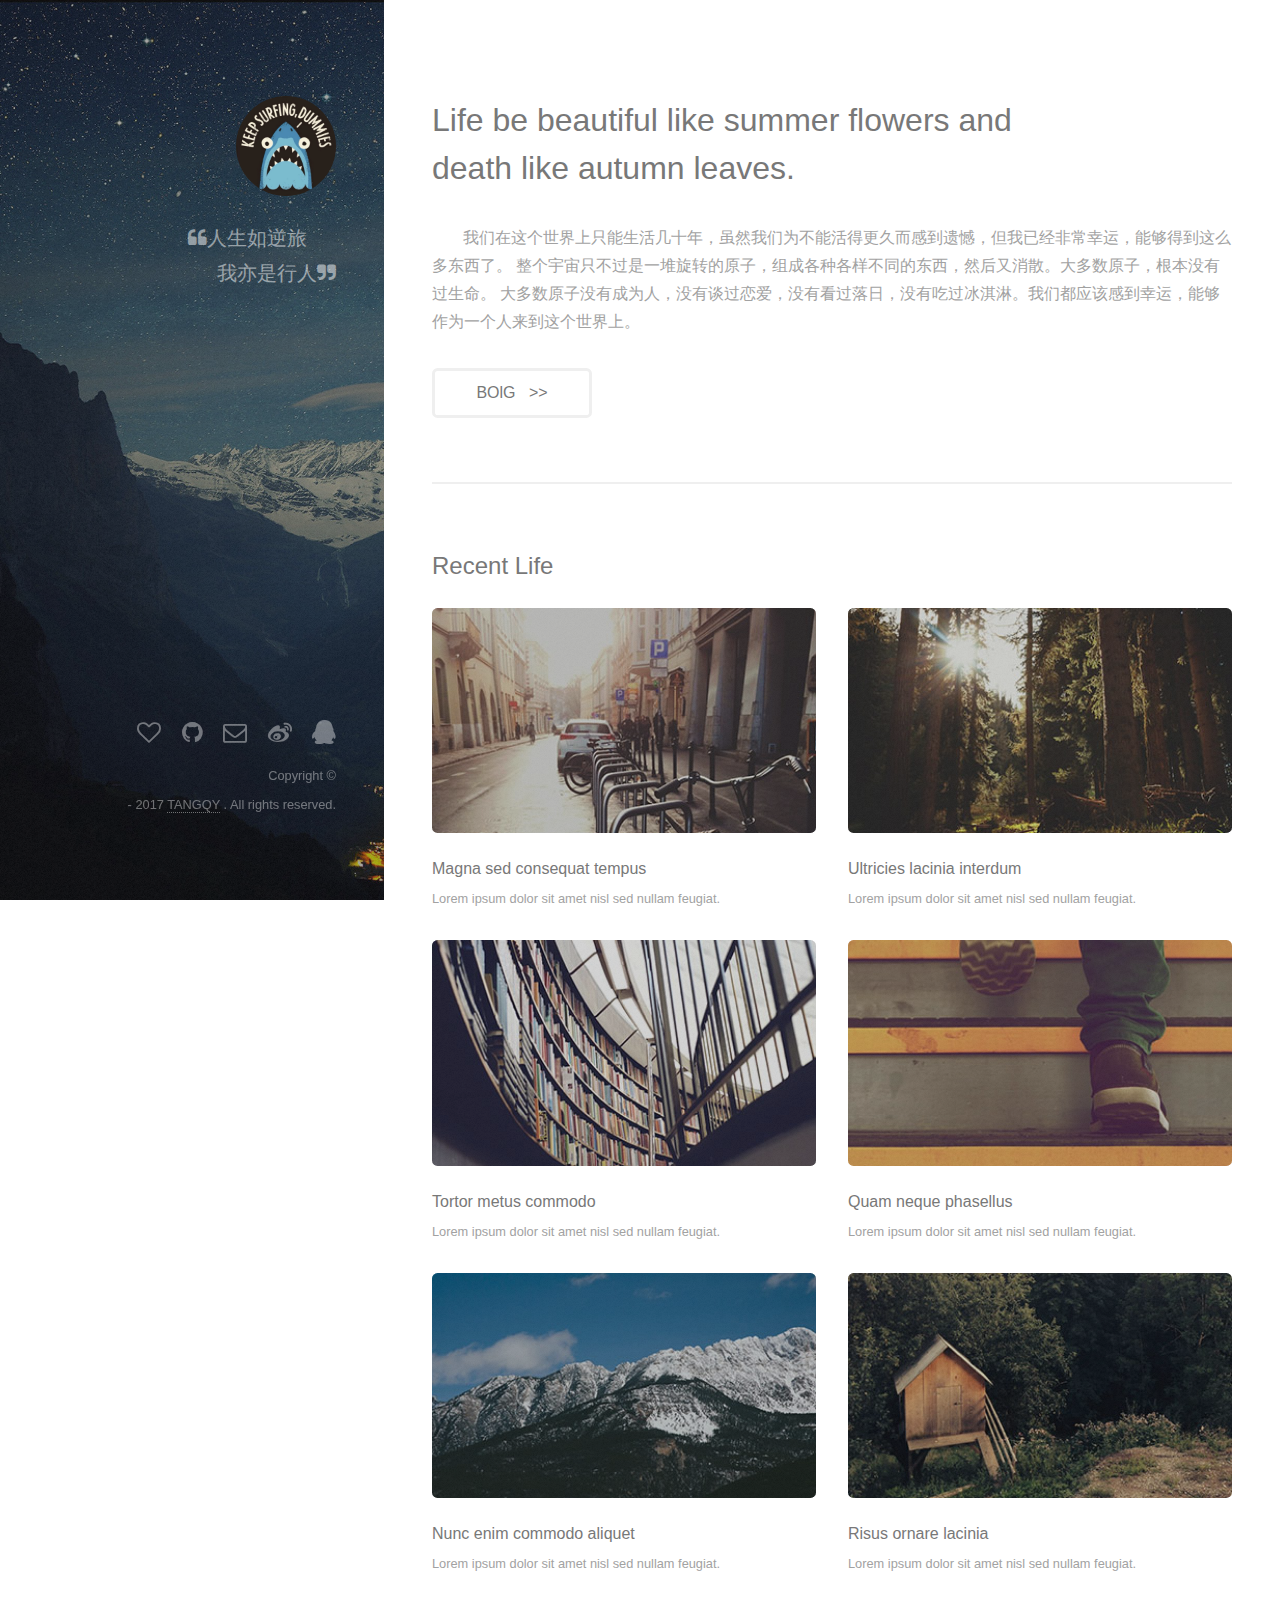
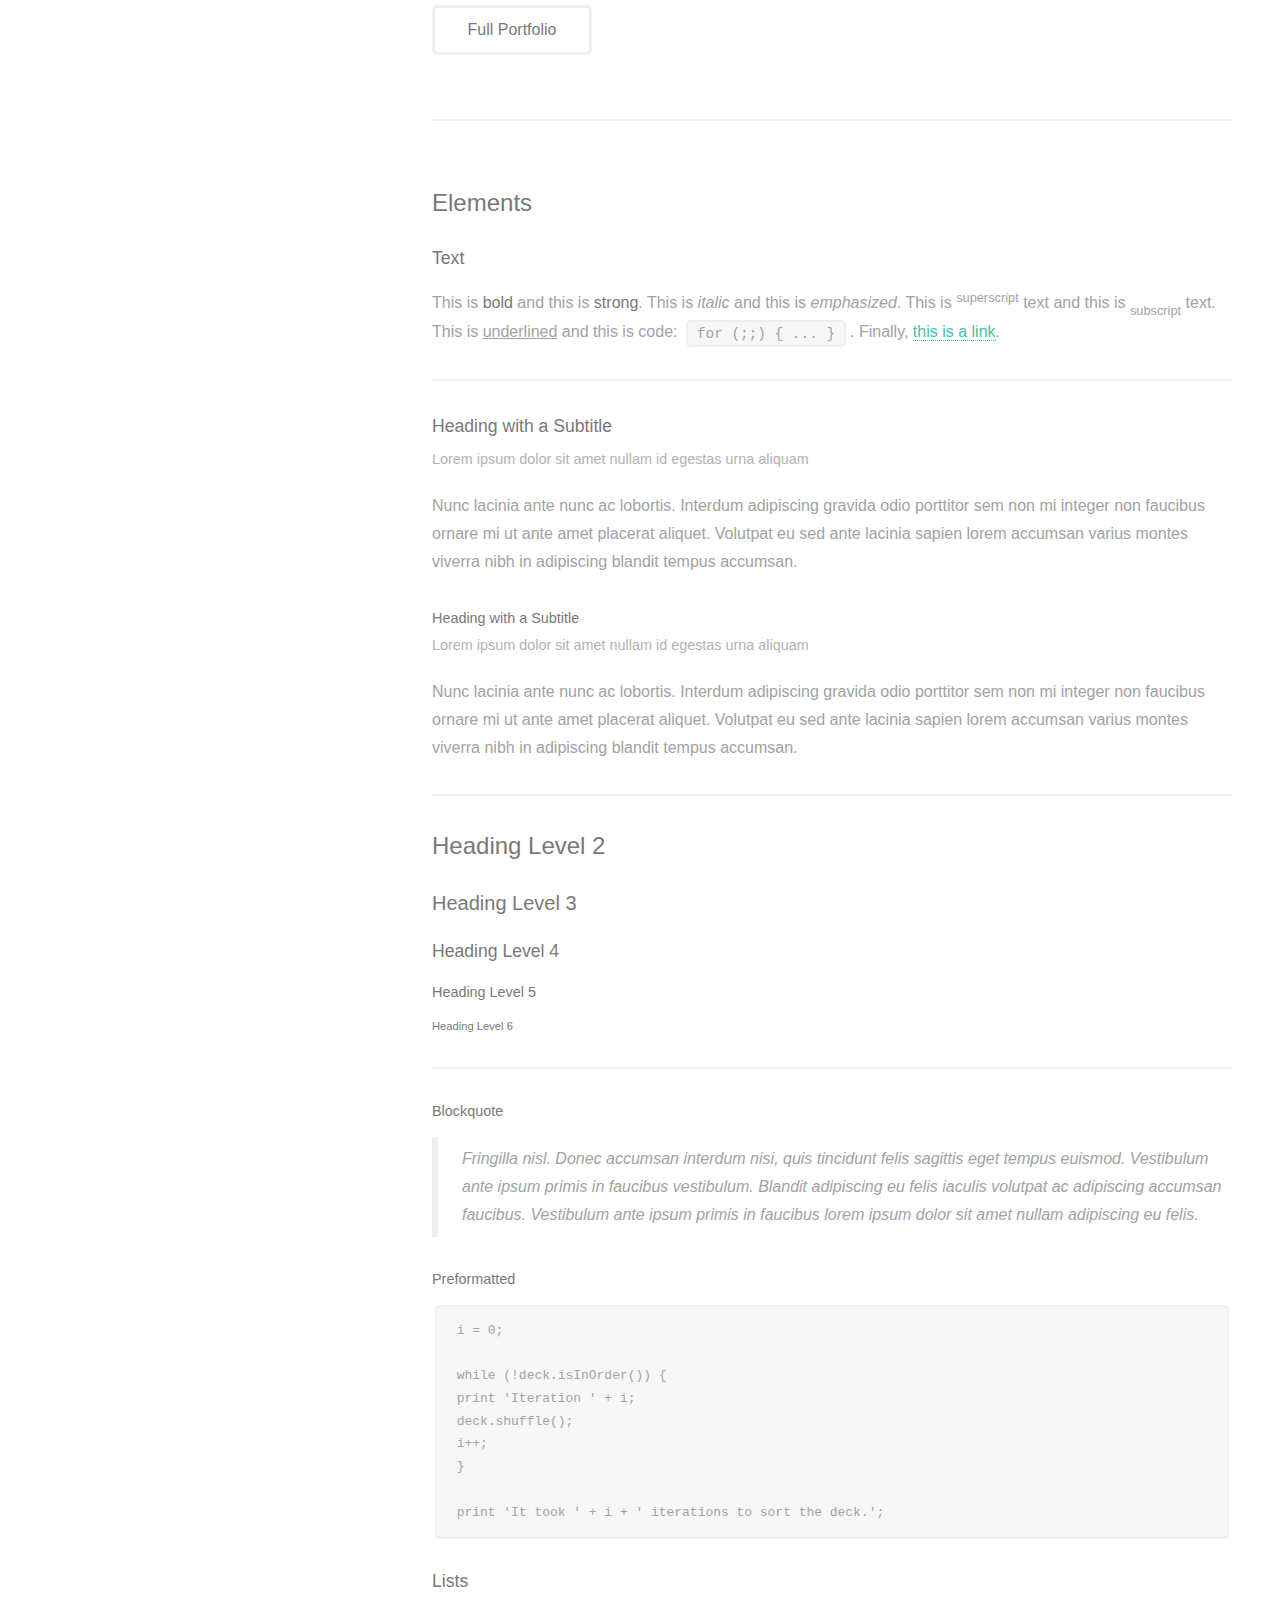
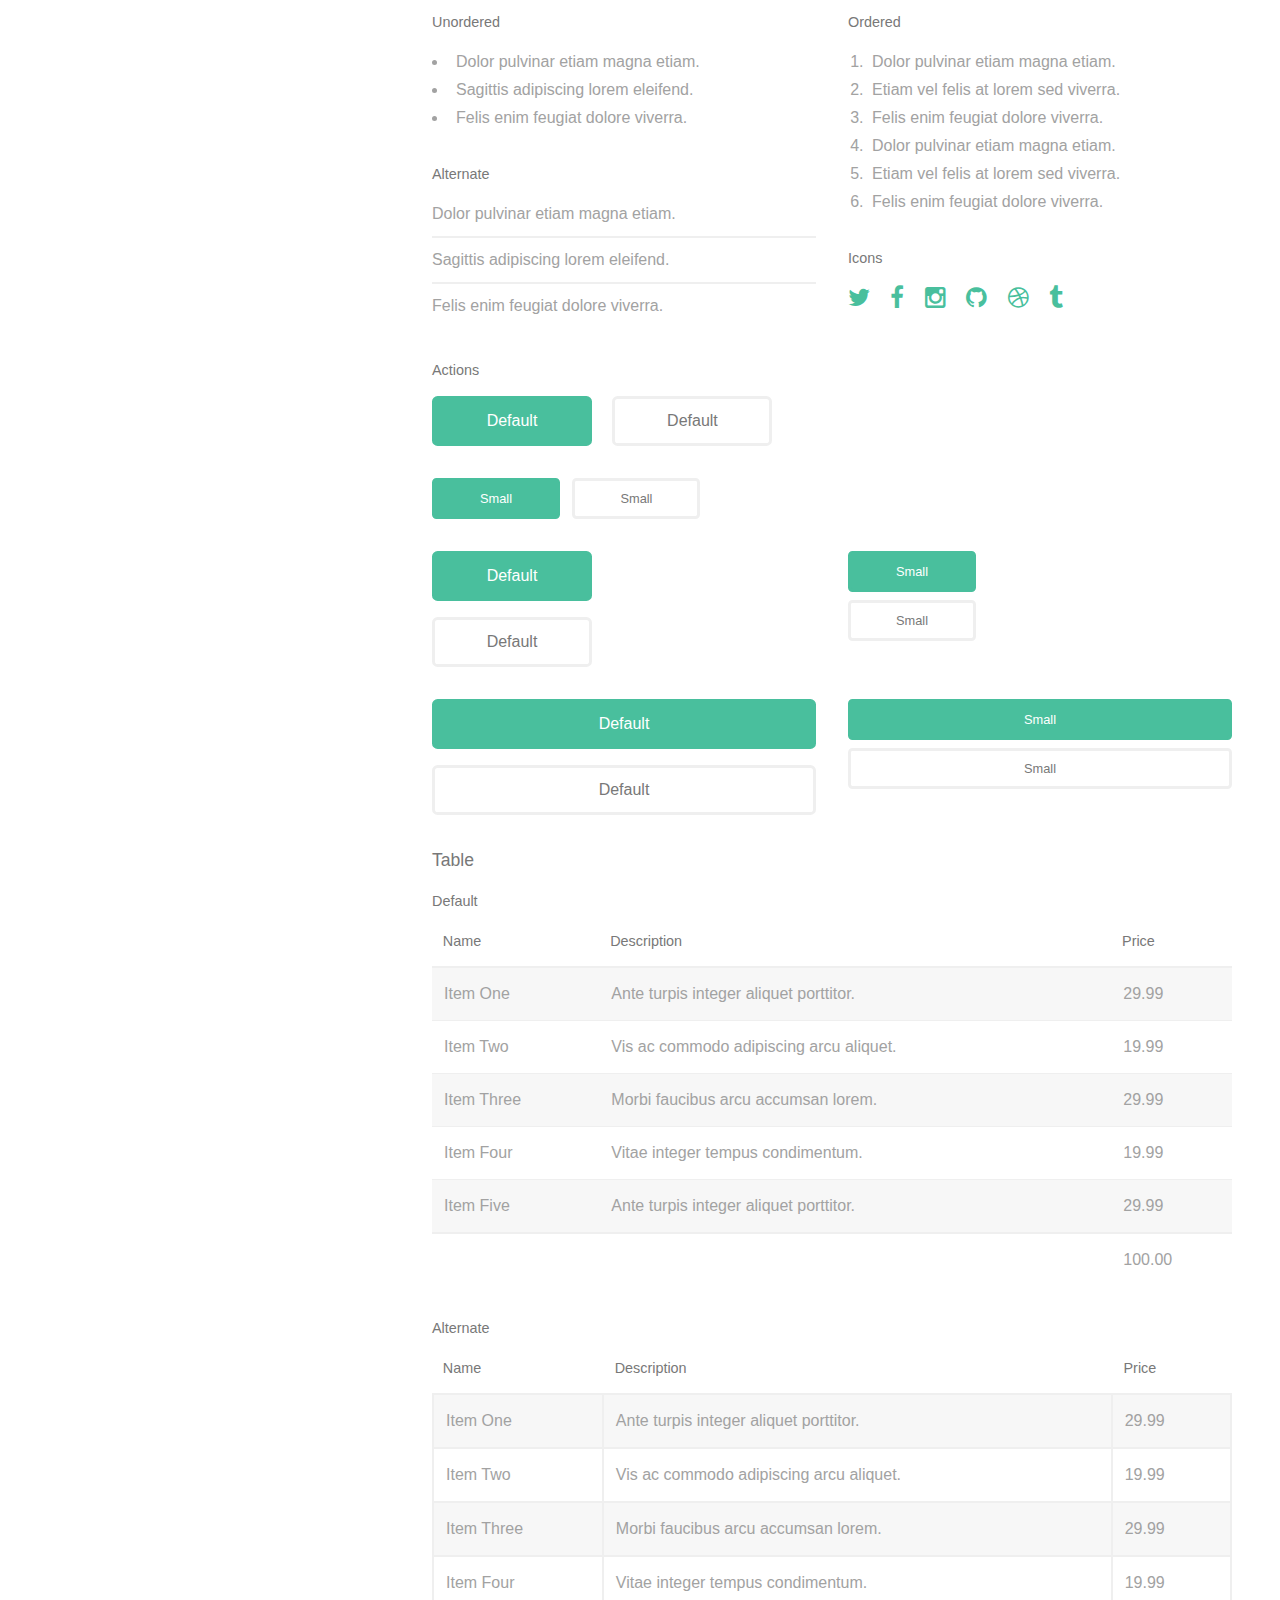
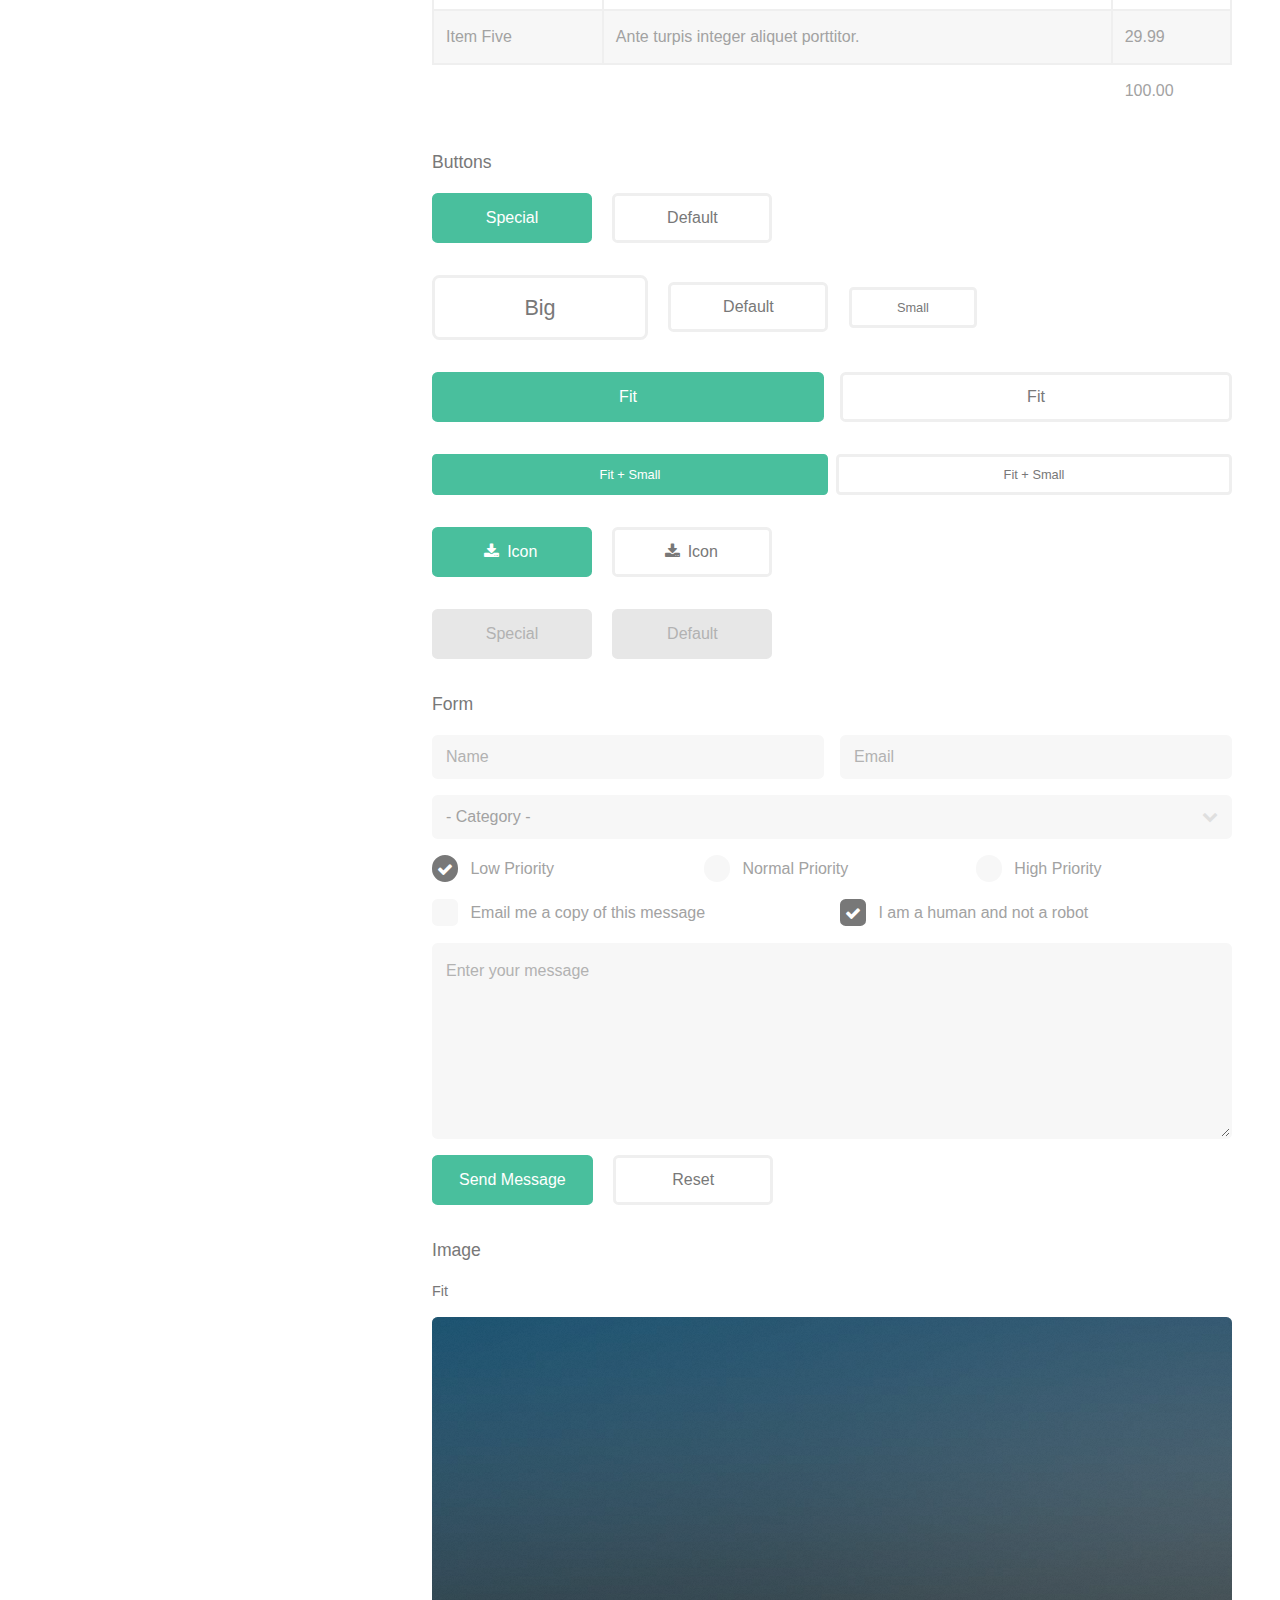
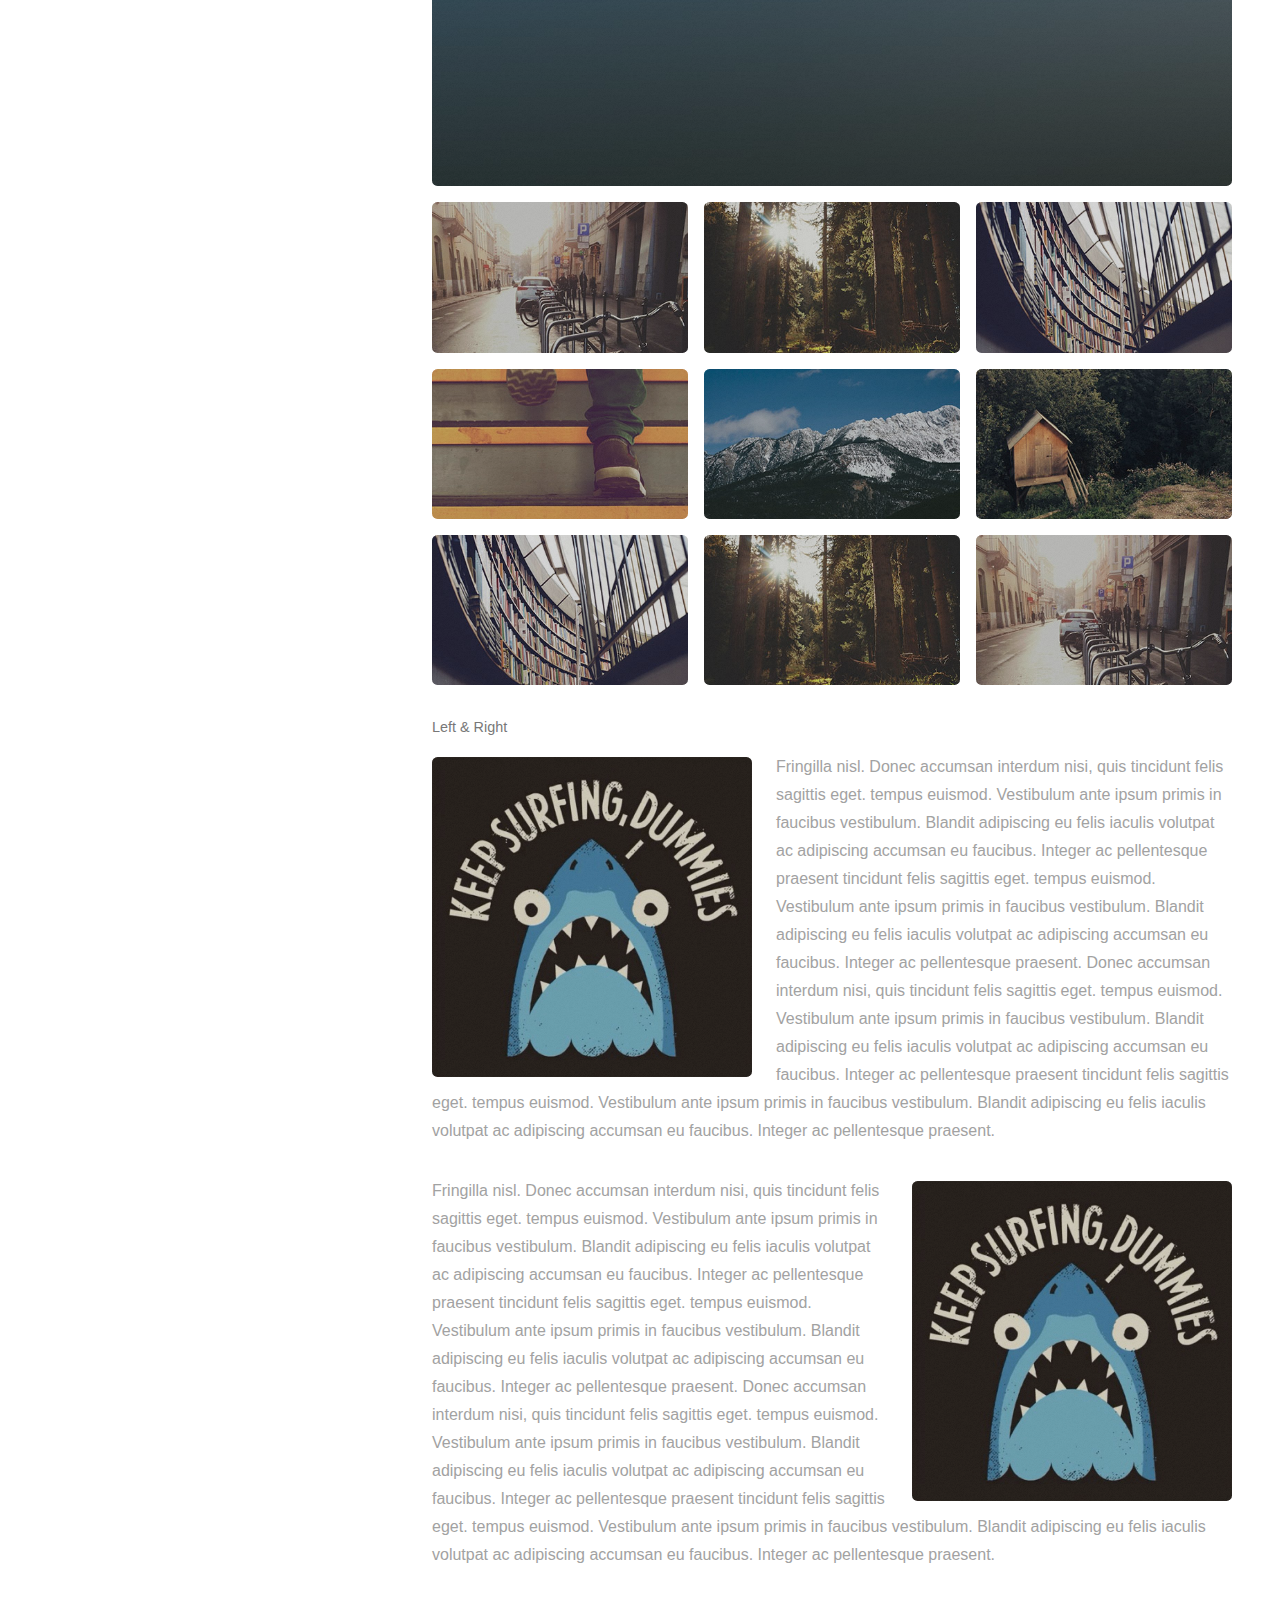
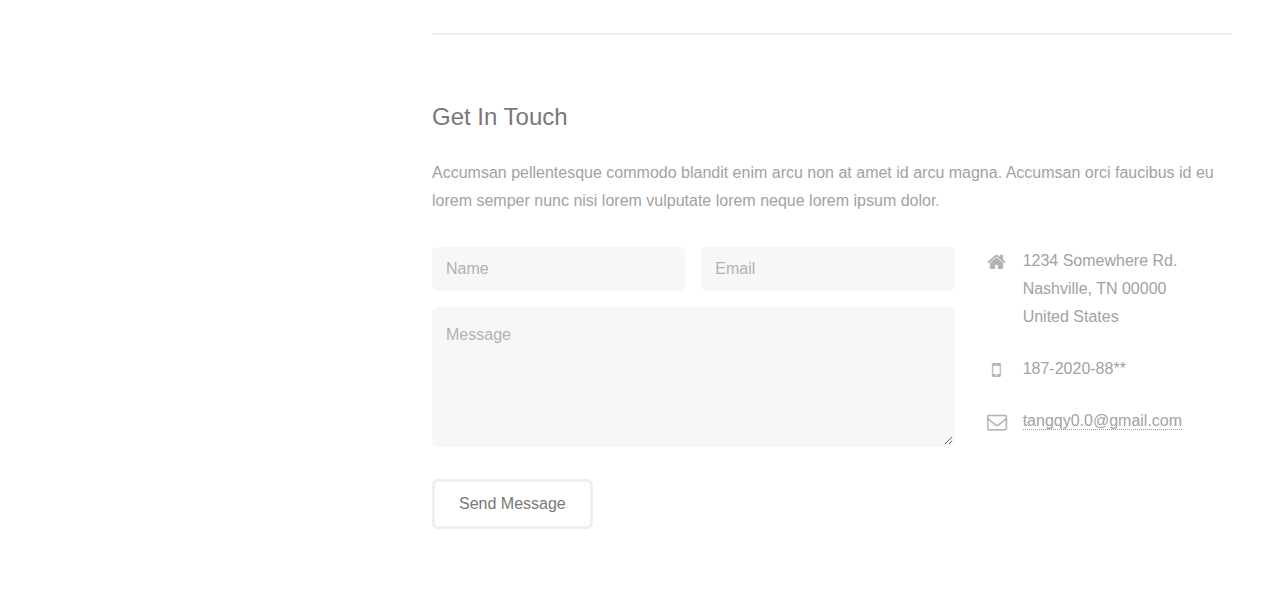
<file: target/strong-demo/index.html>
<!DOCTYPE HTML>
<html>
<head>
    <title>Coder Utopia</title>
    <meta http-equiv="content-type" content="text/html; charset=utf-8"/>
    <meta name="description" content=""/>
    <meta name="keywords" content=""/>

    <link rel="icon" type="image/x-icon" href="images/favicon.png" media="screen"/><!--地址栏和标签上显示图标-->
    <link rel="Bookmark" href="images/favicon.png"/><!--收藏夹显示图标-->

    <!--<link href="css/top.css" type="text/css" rel="stylesheet"/>-->
    <!--<script type="text/javascript" src="js/top.js"></script>-->

    <!--[if lte IE 8]>
    <script src="css/ie/html5shiv.js"></script><![endif]-->
    <script src="js/jquery.min.js"></script>
    <script src="js/jquery.poptrox.min.js"></script>
    <script src="js/skel.min.js"></script>
    <script src="js/init.js"></script>
    <noscript>
        <link rel="stylesheet" href="css/skel.css"/>
        <link rel="stylesheet" href="css/style.css"/>
        <link rel="stylesheet" href="css/style-xlarge.css"/>
    </noscript>
    <!--[if lte IE 8]>
    <link rel="stylesheet" href="css/ie/v8.css"/><![endif]-->
</head>
<body id="top">
<!--<a href="#" onclick="gotoTop();return false;" class="totop"></a>-->

<!-- Header -->
<header id="header">
    <a href="#" class="image avatar"><img src="images/avatar.jpg" alt=""/></a>
    <h1>
        <div style="margin-right: 29px;"><i class="fa fa-quote-left"></i>人生如逆旅</div>
        <div style="margin-left: 29px;">我亦是行人<i class="fa fa-quote-right"></i></div>
    </h1>
</header>

<!-- Main -->
<div id="main">

    <!-- One -->
    <section id="one">
        <header class="major">
            <h2>Life be beautiful like summer flowers and <br/> death like autumn leaves.</h2>
        </header>
        <p>
            &nbsp;&nbsp;&nbsp;&nbsp;&nbsp;&nbsp;&nbsp;我们在这个世界上只能生活几十年，虽然我们为不能活得更久而感到遗憾，但我已经非常幸运，能够得到这么多东西了。
            整个宇宙只不过是一堆旋转的原子，组成各种各样不同的东西，然后又消散。大多数原子，根本没有过生命。
            大多数原子没有成为人，没有谈过恋爱，没有看过落日，没有吃过冰淇淋。我们都应该感到幸运，能够作为一个人来到这个世界上。
            <!--人会长大三次。<br/>-->
            <!--第一次是在发现自己不是世界中心的时候。<br/>-->
            <!--第二次是在发现即使再怎么努力，终究还是有些事令人无能为力的时候。<br/>-->
            <!--第三次是在，明知道有些事可能会无能为力，但还是会尽力争取的时候。-->

        </p>
        <ul class="actions">
            <li><a href="#" class="button">BOlG &nbsp;&nbsp;>></a></li>
        </ul>
    </section>

    <!-- Two -->
    <section id="two">
        <h2>Recent Life</h2>
        <div class="row">
            <article class="6u 12u$(3) work-item">
                <a href="images/fulls/01.jpg" class="image fit thumb"><img src="images/thumbs/01.jpg" alt=""/></a>
                <h3>Magna sed consequat tempus</h3>
                <p>Lorem ipsum dolor sit amet nisl sed nullam feugiat.</p>
            </article>
            <article class="6u$ 12u$(3) work-item">
                <a href="images/fulls/02.jpg" class="image fit thumb"><img src="images/thumbs/02.jpg" alt=""/></a>
                <h3>Ultricies lacinia interdum</h3>
                <p>Lorem ipsum dolor sit amet nisl sed nullam feugiat.</p>
            </article>
            <article class="6u 12u$(3) work-item">
                <a href="images/fulls/03.jpg" class="image fit thumb"><img src="images/thumbs/03.jpg" alt=""/></a>
                <h3>Tortor metus commodo</h3>
                <p>Lorem ipsum dolor sit amet nisl sed nullam feugiat.</p>
            </article>
            <article class="6u$ 12u$(3) work-item">
                <a href="images/fulls/04.jpg" class="image fit thumb"><img src="images/thumbs/04.jpg" alt=""/></a>
                <h3>Quam neque phasellus</h3>
                <p>Lorem ipsum dolor sit amet nisl sed nullam feugiat.</p>
            </article>
            <article class="6u 12u$(3) work-item">
                <a href="images/fulls/05.jpg" class="image fit thumb"><img src="images/thumbs/05.jpg" alt=""/></a>
                <h3>Nunc enim commodo aliquet</h3>
                <p>Lorem ipsum dolor sit amet nisl sed nullam feugiat.</p>
            </article>
            <article class="6u$ 12u$(3) work-item">
                <a href="images/fulls/06.jpg" class="image fit thumb"><img src="images/thumbs/06.jpg" alt=""/></a>
                <h3>Risus ornare lacinia</h3>
                <p>Lorem ipsum dolor sit amet nisl sed nullam feugiat.</p>
            </article>
        </div>
        <ul class="actions">
            <li><a href="#" class="button">Full Portfolio</a></li>
        </ul>
    </section>

    <!--<div class="copyrights">Collect from <a href="http://www.cssmoban.com/">企业网站模板</a></div>-->

    <!-- Three -->


    <!-- Four -->

    <section id="four">
        <h2>Elements</h2>

        <section>
            <h4>Text</h4>
            <p>This is <b>bold</b> and this is <strong>strong</strong>. This is <i>italic</i> and this is <em>emphasized</em>.
                This is <sup>superscript</sup> text and this is <sub>subscript</sub> text.
                This is <u>underlined</u> and this is code: <code>for (;;) { ... }</code>. Finally, <a href="#">this is a link</a>.</p>
            <hr/>
            <header>
                <h4>Heading with a Subtitle</h4>
                <p>Lorem ipsum dolor sit amet nullam id egestas urna aliquam</p>
            </header>
            <p>Nunc lacinia ante nunc ac lobortis. Interdum adipiscing gravida odio porttitor sem non mi integer non faucibus ornare mi ut ante amet
                placerat aliquet. Volutpat eu sed ante lacinia sapien lorem accumsan varius montes viverra nibh in adipiscing blandit tempus
                accumsan.</p>
            <header>
                <h5>Heading with a Subtitle</h5>
                <p>Lorem ipsum dolor sit amet nullam id egestas urna aliquam</p>
            </header>
            <p>Nunc lacinia ante nunc ac lobortis. Interdum adipiscing gravida odio porttitor sem non mi integer non faucibus ornare mi ut ante amet
                placerat aliquet. Volutpat eu sed ante lacinia sapien lorem accumsan varius montes viverra nibh in adipiscing blandit tempus
                accumsan.</p>
            <hr/>
            <h2>Heading Level 2</h2>
            <h3>Heading Level 3</h3>
            <h4>Heading Level 4</h4>
            <h5>Heading Level 5</h5>
            <h6>Heading Level 6</h6>
            <hr/>
            <h5>Blockquote</h5>
            <blockquote>Fringilla nisl. Donec accumsan interdum nisi, quis tincidunt felis sagittis eget tempus euismod. Vestibulum ante ipsum primis
                in faucibus vestibulum. Blandit adipiscing eu felis iaculis volutpat ac adipiscing accumsan faucibus. Vestibulum ante ipsum primis in
                faucibus lorem ipsum dolor sit amet nullam adipiscing eu felis.
            </blockquote>
            <h5>Preformatted</h5>
            <pre><code>i = 0;

while (!deck.isInOrder()) {
print 'Iteration ' + i;
deck.shuffle();
i++;
}

print 'It took ' + i + ' iterations to sort the deck.';</code></pre>
        </section>

        <section>
            <h4>Lists</h4>
            <div class="row">
                <div class="6u 12u$(3)">
                    <h5>Unordered</h5>
                    <ul>
                        <li>Dolor pulvinar etiam magna etiam.</li>
                        <li>Sagittis adipiscing lorem eleifend.</li>
                        <li>Felis enim feugiat dolore viverra.</li>
                    </ul>
                    <h5>Alternate</h5>
                    <ul class="alt">
                        <li>Dolor pulvinar etiam magna etiam.</li>
                        <li>Sagittis adipiscing lorem eleifend.</li>
                        <li>Felis enim feugiat dolore viverra.</li>
                    </ul>
                </div>
                <div class="6u$ 12u$(3)">
                    <h5>Ordered</h5>
                    <ol>
                        <li>Dolor pulvinar etiam magna etiam.</li>
                        <li>Etiam vel felis at lorem sed viverra.</li>
                        <li>Felis enim feugiat dolore viverra.</li>
                        <li>Dolor pulvinar etiam magna etiam.</li>
                        <li>Etiam vel felis at lorem sed viverra.</li>
                        <li>Felis enim feugiat dolore viverra.</li>
                    </ol>
                    <h5>Icons</h5>
                    <ul class="icons">
                        <li><a href="#" class="icon fa-twitter"><span class="label">Twitter</span></a></li>
                        <li><a href="#" class="icon fa-facebook"><span class="label">Facebook</span></a></li>
                        <li><a href="#" class="icon fa-instagram"><span class="label">Instagram</span></a></li>
                        <li><a href="#" class="icon fa-github"><span class="label">Github</span></a></li>
                        <li><a href="#" class="icon fa-dribbble"><span class="label">Dribbble</span></a></li>
                        <li><a href="#" class="icon fa-tumblr"><span class="label">Tumblr</span></a></li>
                    </ul>
                </div>
            </div>
            <h5>Actions</h5>
            <ul class="actions">
                <li><a href="#" class="button special">Default</a></li>
                <li><a href="#" class="button">Default</a></li>
            </ul>
            <ul class="actions small">
                <li><a href="#" class="button special small">Small</a></li>
                <li><a href="#" class="button small">Small</a></li>
            </ul>
            <div class="row">
                <div class="6u 12u$(2)">
                    <ul class="actions vertical">
                        <li><a href="#" class="button special">Default</a></li>
                        <li><a href="#" class="button">Default</a></li>
                    </ul>
                </div>
                <div class="6u$ 12u$(2)">
                    <ul class="actions vertical small">
                        <li><a href="#" class="button special small">Small</a></li>
                        <li><a href="#" class="button small">Small</a></li>
                    </ul>
                </div>
                <div class="6u 12u$(2)">
                    <ul class="actions vertical">
                        <li><a href="#" class="button special fit">Default</a></li>
                        <li><a href="#" class="button fit">Default</a></li>
                    </ul>
                </div>
                <div class="6u$ 12u$(2)">
                    <ul class="actions vertical small">
                        <li><a href="#" class="button special small fit">Small</a></li>
                        <li><a href="#" class="button small fit">Small</a></li>
                    </ul>
                </div>
            </div>
        </section>

        <section>
            <h4>Table</h4>
            <h5>Default</h5>
            <div class="table-wrapper">
                <table>
                    <thead>
                    <tr>
                        <th>Name</th>
                        <th>Description</th>
                        <th>Price</th>
                    </tr>
                    </thead>
                    <tbody>
                    <tr>
                        <td>Item One</td>
                        <td>Ante turpis integer aliquet porttitor.</td>
                        <td>29.99</td>
                    </tr>
                    <tr>
                        <td>Item Two</td>
                        <td>Vis ac commodo adipiscing arcu aliquet.</td>
                        <td>19.99</td>
                    </tr>
                    <tr>
                        <td>Item Three</td>
                        <td> Morbi faucibus arcu accumsan lorem.</td>
                        <td>29.99</td>
                    </tr>
                    <tr>
                        <td>Item Four</td>
                        <td>Vitae integer tempus condimentum.</td>
                        <td>19.99</td>
                    </tr>
                    <tr>
                        <td>Item Five</td>
                        <td>Ante turpis integer aliquet porttitor.</td>
                        <td>29.99</td>
                    </tr>
                    </tbody>
                    <tfoot>
                    <tr>
                        <td colspan="2"></td>
                        <td>100.00</td>
                    </tr>
                    </tfoot>
                </table>
            </div>

            <h5>Alternate</h5>
            <div class="table-wrapper">
                <table class="alt">
                    <thead>
                    <tr>
                        <th>Name</th>
                        <th>Description</th>
                        <th>Price</th>
                    </tr>
                    </thead>
                    <tbody>
                    <tr>
                        <td>Item One</td>
                        <td>Ante turpis integer aliquet porttitor.</td>
                        <td>29.99</td>
                    </tr>
                    <tr>
                        <td>Item Two</td>
                        <td>Vis ac commodo adipiscing arcu aliquet.</td>
                        <td>19.99</td>
                    </tr>
                    <tr>
                        <td>Item Three</td>
                        <td> Morbi faucibus arcu accumsan lorem.</td>
                        <td>29.99</td>
                    </tr>
                    <tr>
                        <td>Item Four</td>
                        <td>Vitae integer tempus condimentum.</td>
                        <td>19.99</td>
                    </tr>
                    <tr>
                        <td>Item Five</td>
                        <td>Ante turpis integer aliquet porttitor.</td>
                        <td>29.99</td>
                    </tr>
                    </tbody>
                    <tfoot>
                    <tr>
                        <td colspan="2"></td>
                        <td>100.00</td>
                    </tr>
                    </tfoot>
                </table>
            </div>
        </section>

        <section>
            <h4>Buttons</h4>
            <ul class="actions">
                <li><a href="#" class="button special">Special</a></li>
                <li><a href="#" class="button">Default</a></li>
            </ul>
            <ul class="actions">
                <li><a href="#" class="button big">Big</a></li>
                <li><a href="#" class="button">Default</a></li>
                <li><a href="#" class="button small">Small</a></li>
            </ul>
            <ul class="actions fit">
                <li><a href="#" class="button special fit">Fit</a></li>
                <li><a href="#" class="button fit">Fit</a></li>
            </ul>
            <ul class="actions fit small">
                <li><a href="#" class="button special fit small">Fit + Small</a></li>
                <li><a href="#" class="button fit small">Fit + Small</a></li>
            </ul>
            <ul class="actions">
                <li><a href="#" class="button special icon fa-download">Icon</a></li>
                <li><a href="#" class="button icon fa-download">Icon</a></li>
            </ul>
            <ul class="actions">
                <li><span class="button special disabled">Special</span></li>
                <li><span class="button disabled">Default</span></li>
            </ul>
        </section>

        <section>
            <h4>Form</h4>
            <form method="post" action="#">
                <div class="row uniform 50%">
                    <div class="6u 12u$(3)">
                        <input type="text" name="demo-name" id="demo-name" value="" placeholder="Name"/>
                    </div>
                    <div class="6u$ 12u$(3)">
                        <input type="email" name="demo-email" id="demo-email" value="" placeholder="Email"/>
                    </div>
                    <div class="12u$">
                        <div class="select-wrapper">
                            <select name="demo-category" id="demo-category">
                                <option value="">- Category -</option>
                                <option value="1">Manufacturing</option>
                                <option value="1">Shipping</option>
                                <option value="1">Administration</option>
                                <option value="1">Human Resources</option>
                            </select>
                        </div>
                    </div>
                    <div class="4u 12u$(2)">
                        <input type="radio" id="demo-priority-low" name="demo-priority" checked>
                        <label for="demo-priority-low">Low Priority</label>
                    </div>
                    <div class="4u 12u$(2)">
                        <input type="radio" id="demo-priority-normal" name="demo-priority">
                        <label for="demo-priority-normal">Normal Priority</label>
                    </div>
                    <div class="4u$ 12u(2)">
                        <input type="radio" id="demo-priority-high" name="demo-priority">
                        <label for="demo-priority-high">High Priority</label>
                    </div>
                    <div class="6u 12u$(2)">
                        <input type="checkbox" id="demo-copy" name="demo-copy">
                        <label for="demo-copy">Email me a copy of this message</label>
                    </div>
                    <div class="6u$ 12u$(2)">
                        <input type="checkbox" id="demo-human" name="demo-human" checked>
                        <label for="demo-human">I am a human and not a robot</label>
                    </div>
                    <div class="12u$">
                        <textarea name="demo-message" id="demo-message" placeholder="Enter your message" rows="6"></textarea>
                    </div>
                    <div class="12u$">
                        <ul class="actions">
                            <li><input type="submit" value="Send Message" class="special"/></li>
                            <li><input type="reset" value="Reset"/></li>
                        </ul>
                    </div>
                </div>
            </form>
        </section>

        <section>
            <h4>Image</h4>
            <h5>Fit</h5>
            <div class="box alt">
                <div class="row 50% uniform">
                    <div class="12u$"><span class="image fit"><img src="images/fulls/05.jpg" alt=""/></span></div>
                    <div class="4u"><span class="image fit"><img src="images/thumbs/01.jpg" alt=""/></span></div>
                    <div class="4u"><span class="image fit"><img src="images/thumbs/02.jpg" alt=""/></span></div>
                    <div class="4u$"><span class="image fit"><img src="images/thumbs/03.jpg" alt=""/></span></div>
                    <div class="4u"><span class="image fit"><img src="images/thumbs/04.jpg" alt=""/></span></div>
                    <div class="4u"><span class="image fit"><img src="images/thumbs/05.jpg" alt=""/></span></div>
                    <div class="4u$"><span class="image fit"><img src="images/thumbs/06.jpg" alt=""/></span></div>
                    <div class="4u"><span class="image fit"><img src="images/thumbs/03.jpg" alt=""/></span></div>
                    <div class="4u"><span class="image fit"><img src="images/thumbs/02.jpg" alt=""/></span></div>
                    <div class="4u$"><span class="image fit"><img src="images/thumbs/01.jpg" alt=""/></span></div>
                </div>
            </div>
            <h5>Left &amp; Right</h5>
            <p><span class="image left"><img src="images/avatar.jpg" alt=""/></span>Fringilla nisl. Donec accumsan interdum nisi, quis tincidunt felis
                sagittis eget. tempus euismod. Vestibulum ante ipsum primis in faucibus vestibulum. Blandit adipiscing eu felis iaculis volutpat ac
                adipiscing accumsan eu faucibus. Integer ac pellentesque praesent tincidunt felis sagittis eget. tempus euismod. Vestibulum ante ipsum
                primis in faucibus vestibulum. Blandit adipiscing eu felis iaculis volutpat ac adipiscing accumsan eu faucibus. Integer ac
                pellentesque praesent. Donec accumsan interdum nisi, quis tincidunt felis sagittis eget. tempus euismod. Vestibulum ante ipsum primis
                in faucibus vestibulum. Blandit adipiscing eu felis iaculis volutpat ac adipiscing accumsan eu faucibus. Integer ac pellentesque
                praesent tincidunt felis sagittis eget. tempus euismod. Vestibulum ante ipsum primis in faucibus vestibulum. Blandit adipiscing eu
                felis iaculis volutpat ac adipiscing accumsan eu faucibus. Integer ac pellentesque praesent.</p>
            <p><span class="image right"><img src="images/avatar.jpg" alt=""/></span>Fringilla nisl. Donec accumsan interdum nisi, quis tincidunt
                felis sagittis eget. tempus euismod. Vestibulum ante ipsum primis in faucibus vestibulum. Blandit adipiscing eu felis iaculis volutpat
                ac adipiscing accumsan eu faucibus. Integer ac pellentesque praesent tincidunt felis sagittis eget. tempus euismod. Vestibulum ante
                ipsum primis in faucibus vestibulum. Blandit adipiscing eu felis iaculis volutpat ac adipiscing accumsan eu faucibus. Integer ac
                pellentesque praesent. Donec accumsan interdum nisi, quis tincidunt felis sagittis eget. tempus euismod. Vestibulum ante ipsum primis
                in faucibus vestibulum. Blandit adipiscing eu felis iaculis volutpat ac adipiscing accumsan eu faucibus. Integer ac pellentesque
                praesent tincidunt felis sagittis eget. tempus euismod. Vestibulum ante ipsum primis in faucibus vestibulum. Blandit adipiscing eu
                felis iaculis volutpat ac adipiscing accumsan eu faucibus. Integer ac pellentesque praesent.</p>
        </section>

    </section>

    <section id="three">
        <h2>Get In Touch</h2>
        <p>Accumsan pellentesque commodo blandit enim arcu non at amet id arcu magna. Accumsan orci faucibus id eu lorem semper nunc nisi lorem
            vulputate lorem neque lorem ipsum dolor.</p>
        <div class="row">
            <div class="8u 12u$(2)">
                <form method="post" action="#">
                    <div class="row uniform 50%">
                        <div class="6u 12u$(3)"><input type="text" name="name" id="name" placeholder="Name"/></div>
                        <div class="6u$ 12u$(3)"><input type="email" name="email" id="email" placeholder="Email"/></div>
                        <div class="12u$"><textarea name="message" id="message" placeholder="Message" rows="4"></textarea></div>
                    </div>
                </form>
                <ul class="actions">
                    <li><input type="submit" value="Send Message"/></li>
                </ul>
            </div>
            <div class="4u$ 12u$(2)">
                <ul class="labeled-icons">
                    <li>
                        <h3 class="icon fa-home"><span class="label">Address</span></h3>
                        1234 Somewhere Rd.<br/>
                        Nashville, TN 00000<br/>
                        United States
                    </li>
                    <li>
                        <h3 class="icon fa-mobile"><span class="label">Phone</span></h3>
                        187-2020-88**
                    </li>
                    <li>
                        <h3 class="icon fa-envelope-o"><span class="label">Email</span></h3>
                        <a href="mailto:tangqy0.0@gmail.com">tangqy0.0@gmail.com</a>
                    </li>
                </ul>
            </div>
        </div>
    </section>

</div>

<!-- Footer -->
<footer id="footer">
    <ul class="icons">
        <!---->
        <li><a href="love.html" target="_blank" class="icon fa-heart-o"><span class="label">MYLOVE</span></a></li>
        <li><a href="https://github.com/tangqy666" target="_blank" class="icon fa-github"><span class="label">Github</span></a></li>
        <li><a href="mailto:tangqy0.0@gmail.com"  class="icon fa-envelope-o"><span class="label">Email</span></a></li>
        <li><a href="https://m.weibo.cn/u/5559464925" target="_blank" class="icon fa-weibo"><span class="label">weibo</span></a></li>
        <li><a href="tencent://message/?uin=575888084&Site='tangqy'&Menu=yes'"  class="icon fa-qq"><span class="label">QQ</span></a>
        </li>
    </ul>
    <ul class="copyright">
        <!--Copyright © 2004 Adobe Systems Incorporated. All rights reserved.-->
        <li>Copyright &copy;</li>
        <li>- 2017 <a href="http://www.tangqy.org/" title="tangqy">TANGQY</a> . All rights reserved.</li>
    </ul>
</footer>

</body>
</html>
</file>
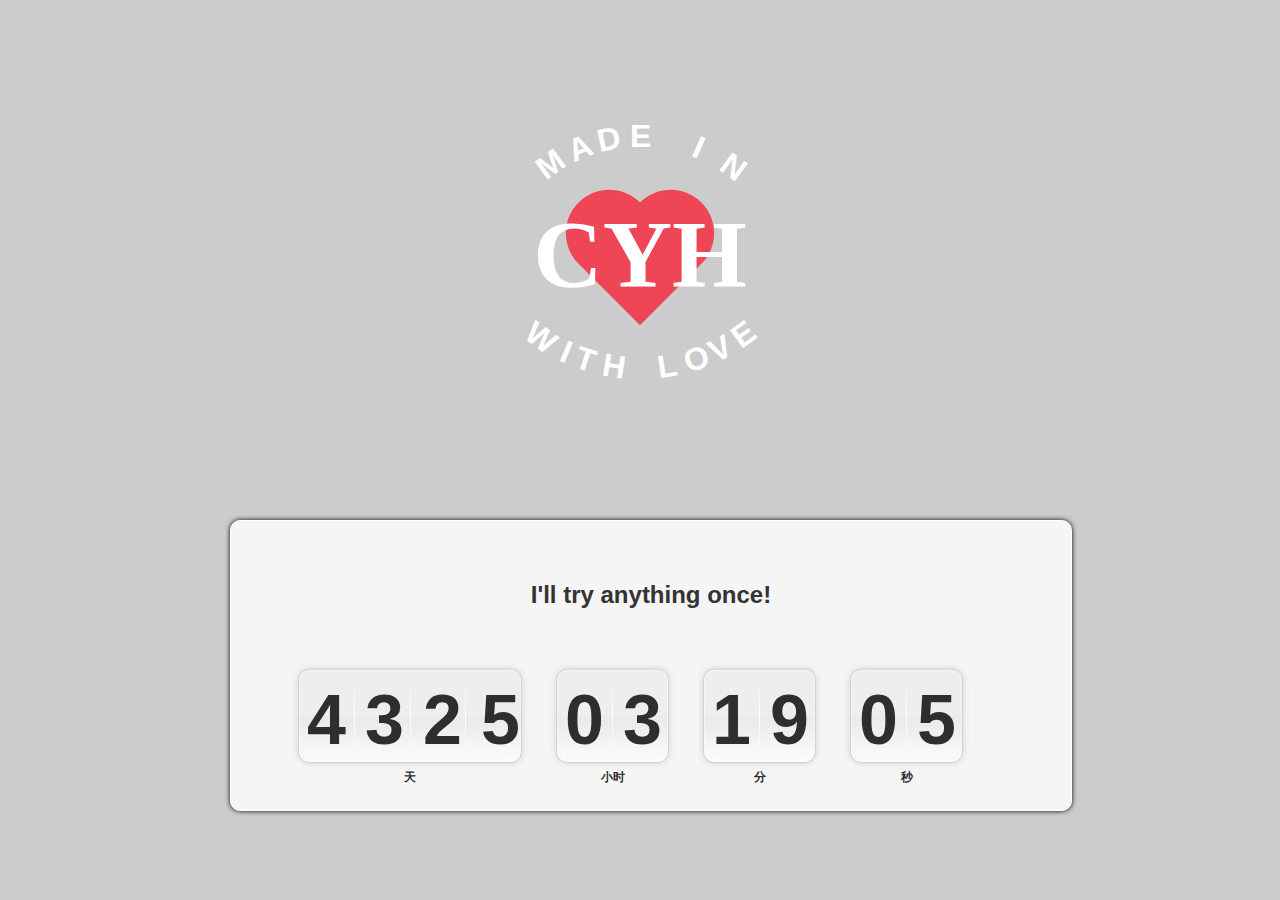
<file: target/strong-demo/love.html>
<!DOCTYPE html>
<html>
<head>
    <title>MYLOVE</title>
    <meta charset="UTF-8">
    <meta http-equiv="content-type" content="text/html; charset=utf-8"/>
    <meta name="description" content=""/>
    <meta name="keywords" content=""/>

    <link rel="icon" type="image/x-icon" href="images/love/favicon.png" media="screen"/><!--地址栏和标签上显示图标-->
    <link rel="Bookmark" href="images/love/favicon.png"/><!--收藏夹显示图标-->

    <link rel="stylesheet" href="css/love_a.css"/>
    <link rel="stylesheet" href="css/love_b.css"/>
    <!--<link rel="stylesheet" href="css/love_c.css"/>-->
    <!--<link rel="stylesheet" type="text/css" href="css/bootstrap-3.3.4.css">-->
    <script src="js/prefixfree.min.js"></script>
    <script type="text/javascript" src='js/jquery.min.js'></script>
    <script type="text/javascript" src='js/jquery.lettering.js'></script>
    <script src="js/jquery.lwtCountdown-1.0.js"></script>

    <script type="text/javascript">
        $(document).ready(function () {
            $("#top").lettering();
            $("#bottom").lettering();

        });
    </script>

</head>

<body>

<div class="container bg">
    <div class="hometown">
        <div class="heart"></div>
        <div id="top">Made in</div>
        <div class="city">CYH</div>
        <div id="bottom">With love</div>
    </div>
</div>


<div class="container" style="width: 500px;">
    <div class="timer-box">
        <h5>I'll try anything once!</h5>
        <div id="countdown">
            <div class="dash_day days_dash">
                <span class="dash_day_title">天</span>
                <div class="digit">1</div>
                <div class="digit">0</div>
                <div class="digit">0</div>
                <div class="digit">0</div>
            </div>

            <div class="dash hours_dash">
                <span class="dash_title">小时</span>
                <div class="digit">0</div>
                <div class="digit">0</div>
            </div>

            <div class="dash minutes_dash">
                <span class="dash_title">分</span>
                <div class="digit">0</div>
                <div class="digit">0</div>
            </div>

            <div class="dash seconds_dash">
                <span class="dash_title">秒</span>
                <div class="digit">0</div>
                <div class="digit">0</div>
            </div>
        </div> <!-- end of countdown -->
    </div><!--/timer-box-->
</div><!--/container-->

<!-- start of the javascript code that handles the countdown -->
<script language="javascript" type="text/javascript">
    jQuery(document).ready(function () {
        $('#countdown').countDown({targetDate: {'day': 0, 'month': 0, 'year': 0, 'hour': 0, 'min': 0, 'sec': 0}});
    });
</script>

</body>
</html>
</file>
<file: target/strong-demo/css/top.css>
/* CSS Document */
*{margin:0;padding:0;list-style:none;border:none;}
body{height:2000px;background:#fafafa;}
.totop{position:fixed;right:25px;bottom:25px;display:block;width:26px;height:62px;background:url(../images/rocket.png) no-repeat 0 0;-webkit-transition: all 0.2s ease-in-out;}
.totop:hover{background:url(../images/rocket.png) no-repeat 0 -62px;}
</file>
<file: target/strong-demo/css/style-xlarge.css>
/*
	Strata by HTML5 UP
	html5up.net | @n33co
	Free for personal and commercial use under the CCA 3.0 license (html5up.net/license)
*/

/* Basic */

	body, input, select, textarea {
		font-size: 12pt;
	}
</file>
<file: target/strong-demo/css/love_a.css>
body {
    background-color: #ccc;
}
.container {
    width: 512px;
    height: 380px;
    margin: auto;
    margin-top: 0;
}

.heart {
    z-index: 1;
    width: 150px;
    height: 150px;
    position: absolute;
    top: 50%;
    margin-top: -75px;
    left: 50%;
    margin-left: -75px;
    background-size: 100%;
    background-repeat: no-repeat;
    background-image:url("[data-uri]");
}
.hometown {
    font-family:'Inconsolata', sans-serif;
    font-weight: bold;
    font-size: 2.0em;
    text-transform: uppercase;
    position: relative;
    z-index: 1;
    width: 512px;
    height: 512px;
    color: #FFF;
}
#top {
    width: 200px;
    margin: auto;
    position: relative;
}
#top span {
    height: 350px;
    position: absolute;
    width: 20px;
    left: 50%;
    margin-left: -10px;
    top: 110px;
}
.char1 {
    transform: rotate(-36deg);
}
.char2 {
    transform: rotate(-23deg);
}
.char3 {
    transform: rotate(-12deg);
}
.char4 {
    transform: rotate(0deg);
}
.char5 {
    transform: rotate(12deg);
}
.char6 {
    transform: rotate(24deg);
}
.char7 {
    transform: rotate(36deg);
}

#bottom span {
    height: 350px;
    line-height: 700px;
    position: absolute;
    width: 20px;
    left: 50%;
    margin-left: -10px;
    top: 10px;
}

#bottom .char1 {
    transform: rotate(36deg);
}
#bottom .char2 {
    transform: rotate(23deg);
}
#bottom .char3 {
    transform: rotate(18deg);
}
#bottom .char4 {
    transform: rotate(9deg);
}
#bottom .char5 {
    transform: rotate(0deg);
}
#bottom .char6 {
    transform: rotate(-9deg);
}
#bottom .char7 {
    transform: rotate(-18deg);
}
#bottom .char8 {
    transform: rotate(-27deg);
}
#bottom .char9 {
    transform: rotate(-36deg);
}

.city {
    font-family:"Hammersmith One";
    display: inline-block;
    width: 100%;
    height: 300px;
    padding-top: 45px;
    text-align: center;
    font-size: 3.0em;
    z-index: 100;
    position: absolute;
    top: 50%;
    margin-top: -110px;
}

.heart {
    animation: HEARTBEAT 2.5s infinite;
}
#top span {
    animation: BOUNCE 2.5s infinite;
}

@keyframes HEARTBEAT {
    0% {
        transform: scale(1);
    }
    5% {
        transform: scale(1.3);
    }
    10% {
        transform: scale(1.1);
    }
    15% {
        transform: scale(1.5);
    }
    50% {
        transform: scale(1);
    }
    100% {
        transform: scale(1);
    }
}
@keyframes BOUNCE {
    0% {
        top: 110px;
    }
    10% {
        top: 80px;
    }
    15% {
        top: 85px;
    }
    20% {
        top: 70px;
    }
    75% {
        top: 110px;
    }
    100% {
        top: 110px;
    }
}
</file>
<file: target/strong-demo/css/love_b.css>
@charset "utf-8";
/* CSS Document */

/*body { background-position: center top #333; background-image: url(img/bg.jpg); background-color: #090D16; }*/
	
li {
	list-style: none;
	}
a {
	text-decoration: none;
	transition: all 0.4s ease 0s;
}

.container {
	max-width: 1200px;
	height: auto;
	}

.header {
	width: 100%;
	height: auto;
	}
	
.header h1 {
	font-size: 80px;
	color: #fff;
	text-align: center;
	font-family: 'Lato', sans-serif;
	text-transform:uppercase;
	margin-top: 300px;
	}
	
.timer-box {
	background: #f5f5f5;
	padding: 20px 20px;
	width: 800px;
	margin: 0px auto;
	margin-left: -160px;
	
	-webkit-border-radius: 10px;
	-moz-border-radius: 10px;
	border-radius: 10px;
	
	-moz-box-shadow: 0 0 5px #000;
	-webkit-box-shadow: 0 0 5px#000;
	box-shadow: 0 0 5px #000;
	border: 1px solid #fff;
	}
	
.timer-box h5 {
	font-size:24px;
	color: #333;
	text-align: center;
	font-family: 'Open Sans', sans-serif;
	}


/** Countdown */

#countdown {
	max-width:747px;
	height:auto;
	margin: 0px auto;
	display: inline-block;
	margin-top: 12px;
}
.dash {
	width: 127px;
	height: 125px;
	background: transparent url("../images/love/t-box.jpg") 0 0 no-repeat;
	float: left;
	margin-left: 20px;
	position: relative;
}
.dash_day {
	width: 238px;
	height: 125px;
	background: transparent url("../images/love/day-box.jpg") 0 0 no-repeat;
	float: left;
	margin-left: 40px;
	position: relative;
}

.dash_day_title {
	position: absolute;
	display: block;
	bottom: 0px;
	text-align:center;
	font-weight:bold;
	width:238px;
	font-size: 12px;
	color: #2f2e2e;
	
}

.dash .digit {
	font-size: 70px;
	font-weight: bold;
	float: left;
	width: 45px;
	text-align: center;
	font-family: Arial;
	color: #2f2e2e;
	position: relative;
	margin: 10px 0 0 13px;
	padding-top:9px;
}

.dash_day .digit {
	font-size: 70px;
	font-weight: bold;
	float: left;
	width: 45px;
	text-align: center;
	font-family: Arial;
	color: #2f2e2e;
	position: relative;
	margin: 10px 0 0 13px;
	padding-top:9px;
}

.dash_title {
	position: absolute;
	display: block;
	bottom: 0px;
	text-align:center;
	font-weight:bold;
	width:127px;
	font-size: 12px;
	color: #2f2e2e;
	
}


ul.social-link {
	text-align: center;
	margin: 0px;
	padding: 0px;
	margin-top: 25px;
	}
	
ul.social-link li {
	display: inline-block;
	margin-right: 20px;
	}
</file>
<file: target/strong-demo/css/love_c.css>
/*===================================================*/
/* 1. GENERAL TYPOGRAPHY */
/*===================================================*/

/*-----------------------------------*/
/* Fonts */
/*-----------------------------------*/

@import url(http://fonts.googleapis.com/css?family=Open+Sans:300italic,400italic,600italic,700italic,800italic,300,400,600,700,800);

/*-----------------------------------*/
/* Global Reset */
/*-----------------------------------*/

html, body, div, span, applet, object, iframe, h1, h2, h3, h4, h5, h6, p, blockquote, pre, a, abbr, acronym, address, big, cite, code, del, dfn, em, img, ins, kbd, q, s, samp, small, strike, strong, sub, sup, tt, var, b, u, i, center, dl, dt, dd, ol, ul, li, fieldset, form, label, legend, table, caption, tbody, tfoot, thead, tr, th, td, article, aside, canvas, details, embed, figure, figcaption, footer, header, hgroup, menu, nav, output, ruby, section, summary, time, mark, audio, video {
	margin: 0;
	padding: 0;
	border: 0;
	font-size: 100%;
	font: inherit;
	vertical-align: baseline; }
article, aside, details, figcaption, figure, footer, header, hgroup, menu, nav, section {
	display: block}
body {
	line-height: 1; }
ol, ul {
	list-style: none; }
blockquote, q {
	quotes: none; }
blockquote:before, blockquote:after, q:before, q:after {
	content: '';
	content: none; }
table {
	border-collapse: collapse;
	border-spacing: 0}

html { font-size: 100%; -webkit-text-size-adjust: 100%; -ms-text-size-adjust: 100%; -webkit-font-smoothing: antialiased; }

/*-----------------------------------*/
/* General Styles */
/*-----------------------------------*/

body { font-family: 'Open Sans', sans-serif; font-weight: 400; color: #8e8071; font-size: 13px; position: relative; background-repeat: no-repeat; background-position: center center; }
::-moz-selection {
	background: #aba98c;
	color: #000;
	text-shadow: none;
}
::selection {
	background: #aba98c;
	color: #333;
	text-shadow: none;
}
a:hover,
a:focus {
	color: #8D8569;
	text-decoration: none;
}
a:active{background-color: transparent;}

input, textarea, input[type="submit"]:focus, div {
    outline: 0 none;
    font-family: 'Open Sans', sans-serif;
}
button, input, select, textarea {vertical-align: top; margin: 0;}

.alpha{margin-left:0 !important;}
.omega{margin-right:0 !important;}

.no-radius{
    -webkit-border-radius: 0 !important;
    -moz-border-radius: 0 !important;
    border-radius: 0 !important;
}

/*-----------------------------------*/
/* Clear Floats */
/*-----------------------------------*/

html body * span.clear,
html body * div.clear,
html body * li.clear,
html body * dd.clear {
	background: none;
	border: 0;
	clear: both;
	display: block;
	float: none;
	font-size: 0;
	list-style: none;
	margin: 0;
	padding: 0;
	overflow: hidden;
	visibility: hidden;
	width: 0;
	height: 0;
}

.clearfix {
	*zoom: 1;
}
.clearfix:before,
.clearfix:after {
	display: table;
	line-height: 0;
	content: "";
}
.clearfix:after {
	clear: both;
}

/*-----------------------------------*/
/* Typography */
/*-----------------------------------*/

h1, h2, h3, h4, h5, h6 {
	color: #5c5146;
    font-weight: 400;
    letter-spacing: -1px;
	line-height:1.2em;
	margin-bottom:.8em;
}
h4, h5, h6{color: #e86741;}

h1{font-size:27px}
h2{font-size:24px}
h3{font-size:21px}
h4{font-size:19px}
h5{font-size:17px}
h6{font-size:15px}

em{font-style: italic;}
strong{font-weight: 700;}
small{font-size: 85%;}

i{
	position: relative;
	top: 0;
	left: 0;
	display: inline-block;
	overflow: hidden;
	text-decoration: none;
	font-style: normal;
	background-repeat: no-repeat;
	margin-right: 15px;
}
p{
    line-height: 19px;
	margin-bottom: 16px;
}
.margin-10{margin-bottom:10px;}
.margin-20{margin-bottom:20px;}
.margin-30{margin-bottom:30px;}
.margin-40{margin-bottom:40px;}
.margin-50{margin-bottom:50px;}

/*-----------------------------------*/
/* Buttons */
/*-----------------------------------*/

/* foo classes */
.buttons-wrap{margin-bottom: 30px;}
.buttons-wrap .inner{padding: 49px 43px 27px;}
.buttons{margin-bottom:26px;}
.tabs_framed.styled .buttons{margin-bottom:14px;}
.buttons .btn{margin-right:10px; margin-bottom:10px;}

@media (min-width: 992px) and (max-width: 1199px){
    .tabs_framed.styled .buttons .btn{margin-right:0;}
}

@media (max-width:479px){
	.buttons-wrap .inner{padding: 26px 20px 5px;}
}

/* end foo classes */

.btn:hover, .btn:focus {
    -webkit-transition: background-position .0s linear;
    -moz-transition: background-position .0s linear;
    -o-transition: background-position .0s linear;
    transition: background-position .0s linear;
}
.btn:active, .btn.active {
    -webkit-box-shadow: none;
    -moz-box-shadow: none;
    box-shadow: none;
}
.btn:hover, .btn:focus, .btn:active, .btn.active, .btn.disabled, .btn[disabled] {
    background-color: transparent;
    color:#fff;
}
.btn{
    display:inline-block;
    padding: 0;
    border: 0 none;
}
.btn span,
.btn input{
    display: block;
    height: 45px;
    line-height: 41px;
    border: 1px solid #c44a28;
    padding: 0 25px;
    -webkit-border-radius: 5px;
    -moz-border-radius: 5px;
    border-radius: 5px;
    -webkit-box-shadow: inset 0 1px 1px rgba(255,255,255,0.5), 1px 2px 5px rgba(154,125,108,0.6);
    -moz-box-shadow: inset 0 1px 1px rgba(255,255,255,0.5), 1px 2px 5px rgba(154,125,108,0.6);
    box-shadow: inset 0 1px 1px rgba(255,255,255,0.5), 1px 2px 5px rgba(154,125,108,0.6);
    font-size: 16px;
    font-weight: 400;
    color: #fff;
    white-space: nowrap;
    text-shadow:none;
    background: rgb(233,106,70);
    background: url([data-uri]);
    background: -moz-linear-gradient(top,  rgb(237,231,230) 0%, rgb(233,106,70) 2%, rgb(228,88,53) 100%);
    background: -webkit-gradient(linear, left top, left bottom, color-stop(0%,rgb(237,231,230)), color-stop(2%,rgb(233,106,70)), color-stop(100%,rgb(228,88,53)));
    background: -webkit-linear-gradient(top,  rgb(237,231,230) 0%,rgb(233,106,70) 2%,rgb(228,88,53) 100%);
    background: -o-linear-gradient(top,  rgb(237,231,230) 0%,rgb(233,106,70) 2%,rgb(228,88,53) 100%);
    background: -ms-linear-gradient(top,  rgb(237,231,230) 0%,rgb(233,106,70) 2%,rgb(228,88,53) 100%);
    background: linear-gradient(to bottom,  rgb(237,231,230) 0%,rgb(233,106,70) 2%,rgb(228,88,53) 100%);
    filter: progid:DXImageTransform.Microsoft.gradient( startColorstr='#ede7e6', endColorstr='#e45835',GradientType=0 );
}

.btn:hover span, .btn.hover span, .btn:focus span, .btn:hover input, .btn.hover input, .btn:focus input{
    background: rgb(238,135,101);
    background: url([data-uri]);
    background: -moz-linear-gradient(top,  rgb(237,231,230) 0%, rgb(238,135,101) 2%, rgb(228,88,53) 100%);
    background: -webkit-gradient(linear, left top, left bottom, color-stop(0%,rgb(237,231,230)), color-stop(2%,rgb(238,135,101)), color-stop(100%,rgb(228,88,53)));
    background: -webkit-linear-gradient(top,  rgb(237,231,230) 0%,rgb(238,135,101) 2%,rgb(228,88,53) 100%);
    background: -o-linear-gradient(top,  rgb(237,231,230) 0%,rgb(238,135,101) 2%,rgb(228,88,53) 100%);
    background: -ms-linear-gradient(top,  rgb(237,231,230) 0%,rgb(238,135,101) 2%,rgb(228,88,53) 100%);
    background: linear-gradient(to bottom,  rgb(237,231,230) 0%,rgb(238,135,101) 2%,rgb(228,88,53) 100%);
    filter: progid:DXImageTransform.Microsoft.gradient( startColorstr='#ede7e6', endColorstr='#e45835',GradientType=0 );
}
.btn.active span, .btn:active span, .btn.active input, .btn:active input{
    -webkit-box-shadow: inset 0 1px 3px rgba(96,96,96,0.6);
    -moz-box-shadow: inset 0 1px 3px rgba(96,96,96,0.6);
    box-shadow: inset 0 1px 3px rgba(96,96,96,0.6);
    background: rgb(228,88,53);
    background: url([data-uri]);
    background: -moz-linear-gradient(top,  rgb(228,88,53) 0%, rgb(233,106,70) 100%);
    background: -webkit-gradient(linear, left top, left bottom, color-stop(0%,rgb(228,88,53)), color-stop(100%,rgb(233,106,70)));
    background: -webkit-linear-gradient(top,  rgb(228,88,53) 0%,rgb(233,106,70) 100%);
    background: -o-linear-gradient(top,  rgb(228,88,53) 0%,rgb(233,106,70) 100%);
    background: -ms-linear-gradient(top,  rgb(228,88,53) 0%,rgb(233,106,70) 100%);
    background: linear-gradient(to bottom,  rgb(228,88,53) 0%,rgb(233,106,70) 100%);
    filter: progid:DXImageTransform.Microsoft.gradient( startColorstr='#e45835', endColorstr='#e96a46',GradientType=0 );
}

.btn-blue span, .btn-blue input{
    border: 1px solid #457b9a;
    background: rgb(103,151,180);
    background: url([data-uri]);
    background: -moz-linear-gradient(top,  rgb(204,204,204) 0%, rgb(103,151,180) 2%, rgb(85,135,167) 100%);
    background: -webkit-gradient(linear, left top, left bottom, color-stop(0%,rgb(204,204,204)), color-stop(2%,rgb(103,151,180)), color-stop(100%,rgb(85,135,167)));
    background: -webkit-linear-gradient(top,  rgb(204,204,204) 0%,rgb(103,151,180) 2%,rgb(85,135,167) 100%);
    background: -o-linear-gradient(top,  rgb(204,204,204) 0%,rgb(103,151,180) 2%,rgb(85,135,167) 100%);
    background: -ms-linear-gradient(top,  rgb(204,204,204) 0%,rgb(103,151,180) 2%,rgb(85,135,167) 100%);
    background: linear-gradient(to bottom,  rgb(204,204,204) 0%,rgb(103,151,180) 2%,rgb(85,135,167) 100%);
    filter: progid:DXImageTransform.Microsoft.gradient( startColorstr='#cccccc', endColorstr='#5587a7',GradientType=0 );
}
.btn-blue:hover span, .btn-blue:focus span, .btn-blue:hover input, .btn-blue:focus input{
    background: rgb(112,161,193);
    background: url([data-uri]);
    background: -moz-linear-gradient(top,  rgb(204,204,204) 0%, rgb(112,161,193) 2%, rgb(85,135,167) 100%);
    background: -webkit-gradient(linear, left top, left bottom, color-stop(0%,rgb(204,204,204)), color-stop(2%,rgb(112,161,193)), color-stop(100%,rgb(85,135,167)));
    background: -webkit-linear-gradient(top,  rgb(204,204,204) 0%,rgb(112,161,193) 2%,rgb(85,135,167) 100%);
    background: -o-linear-gradient(top,  rgb(204,204,204) 0%,rgb(112,161,193) 2%,rgb(85,135,167) 100%);
    background: -ms-linear-gradient(top,  rgb(204,204,204) 0%,rgb(112,161,193) 2%,rgb(85,135,167) 100%);
    background: linear-gradient(to bottom,  rgb(204,204,204) 0%,rgb(112,161,193) 2%,rgb(85,135,167) 100%);
    filter: progid:DXImageTransform.Microsoft.gradient( startColorstr='#cccccc', endColorstr='#5587a7',GradientType=0 );
}
.btn-blue.active span, .btn-blue:active span, .btn-blue.active input, .btn-blue:active input{
    background: rgb(85,134,166);
    background: url([data-uri]);
    background: -moz-linear-gradient(top,  rgb(85,134,166) 0%, rgb(103,151,181) 100%);
    background: -webkit-gradient(linear, left top, left bottom, color-stop(0%,rgb(85,134,166)), color-stop(100%,rgb(103,151,181)));
    background: -webkit-linear-gradient(top,  rgb(85,134,166) 0%,rgb(103,151,181) 100%);
    background: -o-linear-gradient(top,  rgb(85,134,166) 0%,rgb(103,151,181) 100%);
    background: -ms-linear-gradient(top,  rgb(85,134,166) 0%,rgb(103,151,181) 100%);
    background: linear-gradient(to bottom,  rgb(85,134,166) 0%,rgb(103,151,181) 100%);
    filter: progid:DXImageTransform.Microsoft.gradient( startColorstr='#5586a6', endColorstr='#6797b5',GradientType=0 );
}

.btn-green span, .btn-green input{
    border: 1px solid #419c5c;
    background: rgb(93,193,125);
    background: url([data-uri]);
    background: -moz-linear-gradient(top,  rgb(244,244,244) 0%, rgb(93,193,125) 2%, rgb(75,181,107) 100%);
    background: -webkit-gradient(linear, left top, left bottom, color-stop(0%,rgb(244,244,244)), color-stop(2%,rgb(93,193,125)), color-stop(100%,rgb(75,181,107)));
    background: -webkit-linear-gradient(top,  rgb(244,244,244) 0%,rgb(93,193,125) 2%,rgb(75,181,107) 100%);
    background: -o-linear-gradient(top,  rgb(244,244,244) 0%,rgb(93,193,125) 2%,rgb(75,181,107) 100%);
    background: -ms-linear-gradient(top,  rgb(244,244,244) 0%,rgb(93,193,125) 2%,rgb(75,181,107) 100%);
    background: linear-gradient(to bottom,  rgb(244,244,244) 0%,rgb(93,193,125) 2%,rgb(75,181,107) 100%);
    filter: progid:DXImageTransform.Microsoft.gradient( startColorstr='#ffffff', endColorstr='#4bb56b',GradientType=0 );
}
.btn-green:hover span, .btn-green:focus span, .btn-green:hover input, .btn-green:focus input{
    background: rgb(75,181,107);
    background: url([data-uri]);
    background: -moz-linear-gradient(top,  rgb(255,255,255) 0%, rgb(99,204,122) 2%, rgb(75,181,107) 100%);
    background: -webkit-gradient(linear, left top, left bottom, color-stop(0%,rgb(255,255,255)), color-stop(2%,rgb(99,204,122)), color-stop(100%,rgb(75,181,107)));
    background: -webkit-linear-gradient(top,  rgb(255,255,255) 0%,rgb(99,204,122) 2%,rgb(75,181,107) 100%);
    background: -o-linear-gradient(top,  rgb(255,255,255) 0%,rgb(99,204,122) 2%,rgb(75,181,107) 100%);
    background: -ms-linear-gradient(top,  rgb(255,255,255) 0%,rgb(99,204,122) 2%,rgb(75,181,107) 100%);
    background: linear-gradient(to bottom,  rgb(255,255,255) 0%,rgb(99,204,122) 2%,rgb(75,181,107) 100%);
    filter: progid:DXImageTransform.Microsoft.gradient( startColorstr='#ffffff', endColorstr='#4bb56b',GradientType=0 );
}
.btn-green.active span, .btn-green:active span, .btn-green.active input, .btn-green:active input{
    background: rgb(75,180,107);
    background: url([data-uri]);
    background: -moz-linear-gradient(top,  rgb(75,180,107) 0%, rgb(94,193,126) 100%);
    background: -webkit-gradient(linear, left top, left bottom, color-stop(0%,rgb(75,180,107)), color-stop(100%,rgb(94,193,126)));
    background: -webkit-linear-gradient(top,  rgb(75,180,107) 0%,rgb(94,193,126) 100%);
    background: -o-linear-gradient(top,  rgb(75,180,107) 0%,rgb(94,193,126) 100%);
    background: -ms-linear-gradient(top,  rgb(75,180,107) 0%,rgb(94,193,126) 100%);
    background: linear-gradient(to bottom,  rgb(75,180,107) 0%,rgb(94,193,126) 100%);
    filter: progid:DXImageTransform.Microsoft.gradient( startColorstr='#4bb46b', endColorstr='#5ec17e',GradientType=0 );
}

.btn-lime span, .btn-lime input{
    border: 1px solid #687925;
    background: rgb(208,244,115);
    background: url([data-uri]);
    background: -moz-linear-gradient(top,  rgb(208,244,115) 0%, rgb(154,179,49) 2%, rgb(138,166,35) 100%);
    background: -webkit-gradient(linear, left top, left bottom, color-stop(0%,rgb(208,244,115)), color-stop(2%,rgb(154,179,49)), color-stop(100%,rgb(138,166,35)));
    background: -webkit-linear-gradient(top,  rgb(208,244,115) 0%,rgb(154,179,49) 2%,rgb(138,166,35) 100%);
    background: -o-linear-gradient(top,  rgb(208,244,115) 0%,rgb(154,179,49) 2%,rgb(138,166,35) 100%);
    background: -ms-linear-gradient(top,  rgb(208,244,115) 0%,rgb(154,179,49) 2%,rgb(138,166,35) 100%);
    background: linear-gradient(to bottom,  rgb(208,244,115) 0%,rgb(154,179,49) 2%,rgb(138,166,35) 100%);
    filter: progid:DXImageTransform.Microsoft.gradient( startColorstr='#d0f473', endColorstr='#8aa623',GradientType=0 );
}
.btn-lime:hover span, .btn-lime:focus span, .btn-lime:hover input, .btn-lime:focus input{
    background: rgb(208,244,115);
    background: url([data-uri]);
    background: -moz-linear-gradient(top,  rgb(208,244,115) 0%, rgb(156,191,53) 2%, rgb(138,166,35) 100%);
    background: -webkit-gradient(linear, left top, left bottom, color-stop(0%,rgb(208,244,115)), color-stop(2%,rgb(156,191,53)), color-stop(100%,rgb(138,166,35)));
    background: -webkit-linear-gradient(top,  rgb(208,244,115) 0%,rgb(156,191,53) 2%,rgb(138,166,35) 100%);
    background: -o-linear-gradient(top,  rgb(208,244,115) 0%,rgb(156,191,53) 2%,rgb(138,166,35) 100%);
    background: -ms-linear-gradient(top,  rgb(208,244,115) 0%,rgb(156,191,53) 2%,rgb(138,166,35) 100%);
    background: linear-gradient(to bottom,  rgb(208,244,115) 0%,rgb(156,191,53) 2%,rgb(138,166,35) 100%);
    filter: progid:DXImageTransform.Microsoft.gradient( startColorstr='#d0f473', endColorstr='#8aa623',GradientType=0 );
}
.btn-lime.active span, .btn-lime:active span, .btn-lime.active input, .btn-lime:active input{
    background: rgb(137,165,35);
    background: url([data-uri]);
    background: -moz-linear-gradient(top,  rgb(137,165,35) 0%, rgb(154,180,49) 100%);
    background: -webkit-gradient(linear, left top, left bottom, color-stop(0%,rgb(137,165,35)), color-stop(100%,rgb(154,180,49)));
    background: -webkit-linear-gradient(top,  rgb(137,165,35) 0%,rgb(154,180,49) 100%);
    background: -o-linear-gradient(top,  rgb(137,165,35) 0%,rgb(154,180,49) 100%);
    background: -ms-linear-gradient(top,  rgb(137,165,35) 0%,rgb(154,180,49) 100%);
    background: linear-gradient(to bottom,  rgb(137,165,35) 0%,rgb(154,180,49) 100%);
    filter: progid:DXImageTransform.Microsoft.gradient( startColorstr='#89a523', endColorstr='#9ab431',GradientType=0 );
}

.btn-yellow span, .btn-yellow input{
    border: 1px solid #ccaa4d;
    background: rgb(236,204,103);
    background: url([data-uri]);
    background: -moz-linear-gradient(top,  rgb(255,255,255) 0%, rgb(236,204,103) 2%, rgb(232,194,85) 100%);
    background: -webkit-gradient(linear, left top, left bottom, color-stop(0%,rgb(255,255,255)), color-stop(2%,rgb(236,204,103)), color-stop(100%,rgb(232,194,85)));
    background: -webkit-linear-gradient(top,  rgb(255,255,255) 0%,rgb(236,204,103) 2%,rgb(232,194,85) 100%);
    background: -o-linear-gradient(top,  rgb(255,255,255) 0%,rgb(236,204,103) 2%,rgb(232,194,85) 100%);
    background: -ms-linear-gradient(top,  rgb(255,255,255) 0%,rgb(236,204,103) 2%,rgb(232,194,85) 100%);
    background: linear-gradient(to bottom,  rgb(255,255,255) 0%,rgb(236,204,103) 2%,rgb(232,194,85) 100%);
    filter: progid:DXImageTransform.Microsoft.gradient( startColorstr='#ffffff', endColorstr='#e8c255',GradientType=0 );
}
.btn-yellow:hover span, .btn-yellow:focus span, .btn-yellow:hover input, .btn-yellow:focus input{
    background: rgb(236,204,103);
    background: url([data-uri]);
    background: -moz-linear-gradient(top,  rgb(255,255,255) 0%, rgb(244,224,107) 2%, rgb(232,194,85) 100%);
    background: -webkit-gradient(linear, left top, left bottom, color-stop(0%,rgb(255,255,255)), color-stop(2%,rgb(244,224,107)), color-stop(100%,rgb(232,194,85)));
    background: -webkit-linear-gradient(top,  rgb(255,255,255) 0%,rgb(244,224,107) 2%,rgb(232,194,85) 100%);
    background: -o-linear-gradient(top,  rgb(255,255,255) 0%,rgb(244,224,107) 2%,rgb(232,194,85) 100%);
    background: -ms-linear-gradient(top,  rgb(255,255,255) 0%,rgb(244,224,107) 2%,rgb(232,194,85) 100%);
    background: linear-gradient(to bottom,  rgb(255,255,255) 0%,rgb(244,224,107) 2%,rgb(232,194,85) 100%);
    filter: progid:DXImageTransform.Microsoft.gradient( startColorstr='#ffffff', endColorstr='#e8c255',GradientType=0 );
}
.btn-yellow.active span, .btn-yellow:active span, .btn-yellow.active input, .btn-yellow:active input{
    background: rgb(232,193,85);
    background: url([data-uri]);
    background: -moz-linear-gradient(top,  rgb(232,193,85) 0%, rgb(237,204,103) 100%);
    background: -webkit-gradient(linear, left top, left bottom, color-stop(0%,rgb(232,193,85)), color-stop(100%,rgb(237,204,103)));
    background: -webkit-linear-gradient(top,  rgb(232,193,85) 0%,rgb(237,204,103) 100%);
    background: -o-linear-gradient(top,  rgb(232,193,85) 0%,rgb(237,204,103) 100%);
    background: -ms-linear-gradient(top,  rgb(232,193,85) 0%,rgb(237,204,103) 100%);
    background: linear-gradient(to bottom,  rgb(232,193,85) 0%,rgb(237,204,103) 100%);
    filter: progid:DXImageTransform.Microsoft.gradient( startColorstr='#e8c155', endColorstr='#edcc67',GradientType=0 );
}

.btn-pink span, .btn-pink input{
    border: 1px solid #b03540;
    background: rgb(255,255,255);
    background: url([data-uri]);
    background: -moz-linear-gradient(top,  rgb(194,141,141) 0%, rgb(241,95,103) 2%, rgb(238,77,85) 100%);
    background: -webkit-gradient(linear, left top, left bottom, color-stop(0%,rgb(194,141,141)), color-stop(2%,rgb(241,95,103)), color-stop(100%,rgb(238,77,85)));
    background: -webkit-linear-gradient(top,  rgb(194,141,141) 0%,rgb(241,95,103) 2%,rgb(238,77,85) 100%);
    background: -o-linear-gradient(top,  rgb(194,141,141) 0%,rgb(241,95,103) 2%,rgb(238,77,85) 100%);
    background: -ms-linear-gradient(top,  rgb(194,141,141) 0%,rgb(241,95,103) 2%,rgb(238,77,85) 100%);
    background: linear-gradient(to bottom,  rgb(194,141,141) 0%,rgb(241,95,103) 2%,rgb(238,77,85) 100%);
    filter: progid:DXImageTransform.Microsoft.gradient( startColorstr='#C28D8D', endColorstr='#ee4d55',GradientType=0 );
}
.btn-pink:hover span, .btn-pink:focus span, .btn-pink:hover input, .btn-pink:focus input{
    background: rgb(255,255,255);
    background: url([data-uri]);
    background: -moz-linear-gradient(top,  rgb(194,141,141) 0%, rgb(255,122,122) 2%, rgb(238,77,85) 100%);
    background: -webkit-gradient(linear, left top, left bottom, color-stop(0%,rgb(194,141,141)), color-stop(2%,rgb(255,122,122)), color-stop(100%,rgb(238,77,85)));
    background: -webkit-linear-gradient(top,  rgb(194,141,141) 0%,rgb(255,122,122) 2%,rgb(238,77,85) 100%);
    background: -o-linear-gradient(top,  rgb(194,141,141) 0%,rgb(255,122,122) 2%,rgb(238,77,85) 100%);
    background: -ms-linear-gradient(top,  rgb(194,141,141) 0%,rgb(255,122,122) 2%,rgb(238,77,85) 100%);
    background: linear-gradient(to bottom,  rgb(194,141,141) 0%,rgb(255,122,122) 2%,rgb(238,77,85) 100%);
    filter: progid:DXImageTransform.Microsoft.gradient( startColorstr='#C28D8D', endColorstr='#ee4d55',GradientType=0 );
}
.btn-pink.active span, .btn-pink:active span, .btn-pink.active input, .btn-pink:active input{
    background: rgb(238,77,85);
    background: url([data-uri]);
    background: -moz-linear-gradient(top,  rgb(238,77,85) 0%, rgb(241,96,103) 100%);
    background: -webkit-gradient(linear, left top, left bottom, color-stop(0%,rgb(238,77,85)), color-stop(100%,rgb(241,96,103)));
    background: -webkit-linear-gradient(top,  rgb(238,77,85) 0%,rgb(241,96,103) 100%);
    background: -o-linear-gradient(top,  rgb(238,77,85) 0%,rgb(241,96,103) 100%);
    background: -ms-linear-gradient(top,  rgb(238,77,85) 0%,rgb(241,96,103) 100%);
    background: linear-gradient(to bottom,  rgb(238,77,85) 0%,rgb(241,96,103) 100%);
    filter: progid:DXImageTransform.Microsoft.gradient( startColorstr='#C28D8D', endColorstr='#f16067',GradientType=0 );
}

.btn-brown span, .btn-brown input{
    border: 1px solid #594e43;
    background: rgb(101,91,80);
    background: url([data-uri]);
    background: -moz-linear-gradient(top,  rgb(101,91,80) 0%, rgb(83,73,62) 100%);
    background: -webkit-gradient(linear, left top, left bottom, color-stop(0%,rgb(101,91,80)), color-stop(100%,rgb(83,73,62)));
    background: -webkit-linear-gradient(top,  rgb(101,91,80) 0%,rgb(83,73,62) 100%);
    background: -o-linear-gradient(top,  rgb(101,91,80) 0%,rgb(83,73,62) 100%);
    background: -ms-linear-gradient(top,  rgb(101,91,80) 0%,rgb(83,73,62) 100%);
    background: linear-gradient(to bottom,  rgb(101,91,80) 0%,rgb(83,73,62) 100%);
    filter: progid:DXImageTransform.Microsoft.gradient( startColorstr='#655b50', endColorstr='#53493e',GradientType=0 );
}
.btn-brown:hover span, .btn-brown:focus span, .btn-brown:hover input, .btn-brown:focus input{
    background: rgb(131,122,112);
    background: url([data-uri]);
    background: -moz-linear-gradient(top,  rgb(131,122,112) 0%, rgb(83,73,62) 100%);
    background: -webkit-gradient(linear, left top, left bottom, color-stop(0%,rgb(131,122,112)), color-stop(100%,rgb(83,73,62)));
    background: -webkit-linear-gradient(top,  rgb(131,122,112) 0%,rgb(83,73,62) 100%);
    background: -o-linear-gradient(top,  rgb(131,122,112) 0%,rgb(83,73,62) 100%);
    background: -ms-linear-gradient(top,  rgb(131,122,112) 0%,rgb(83,73,62) 100%);
    background: linear-gradient(to bottom,  rgb(131,122,112) 0%,rgb(83,73,62) 100%);
    filter: progid:DXImageTransform.Microsoft.gradient( startColorstr='#837a70', endColorstr='#53493e',GradientType=0 );
}
.btn-brown.active span, .btn-brown:active span, .btn-brown.active input, .btn-brown:active input{
    -webkit-box-shadow: inset 0 1px 3px rgba(55, 55, 55, 0.6);
    -moz-box-shadow: inset 0 1px 3px rgba(55, 55, 55, 0.6);
    box-shadow: inset 0 1px 3px rgba(55, 55, 55, 0.6);
    background: rgb(81,68,57);
    background: url([data-uri]);
    background: -moz-linear-gradient(top,  rgb(81,68,57) 0%, rgb(101,91,80) 100%);
    background: -webkit-gradient(linear, left top, left bottom, color-stop(0%,rgb(81,68,57)), color-stop(100%,rgb(101,91,80)));
    background: -webkit-linear-gradient(top,  rgb(81,68,57) 0%,rgb(101,91,80) 100%);
    background: -o-linear-gradient(top,  rgb(81,68,57) 0%,rgb(101,91,80) 100%);
    background: -ms-linear-gradient(top,  rgb(81,68,57) 0%,rgb(101,91,80) 100%);
    background: linear-gradient(to bottom,  rgb(81,68,57) 0%,rgb(101,91,80) 100%);
    filter: progid:DXImageTransform.Microsoft.gradient( startColorstr='#514439', endColorstr='#655b50',GradientType=0 );
}

.btn-small span, .btn-small input{
    height: 32px;
    line-height: 30px;
    padding: 0 14px;
    font-size: 14px;
}
.btn-large span, .btn-large input{
    height: 51px;
    line-height: 47px;
    padding: 0 23px;
    font-size: 18px;
}

.btn-left, .btn-right{
    background-image: url(images/buttons.png) !important;
}
.btn-left span, .btn-left input,
.btn-right span, .btn-right input{
    filter:none !important;
    background-image: url(images/buttons.png) !important;
    background-repeat: no-repeat;
    -webkit-box-shadow: none !important;
    -moz-box-shadow: none !important;
    box-shadow: none !important;
    height: 45px;
    line-height: 43px;
    border: 0 none;
    -webkit-border-radius: 0;
    -moz-border-radius: 0;
    border-radius: 0;
}

.btn-left{padding-right: 30px;}
.btn-left span{padding-left: 35px; padding-right: 0;}
.btn-right{padding-right: 35px;}
.btn-right span{padding-left: 30px; padding-right: 0;}

.btn-right{background-position: right -55px !important;}
.btn-right span{background-position: left -5px !important;}
.btn-left{background-position: right -155px !important;}
.btn-left span{background-position: left -105px !important;}

.btn-icon i{
    width: 19px;
    height: 19px;
    background: url(images/icons/sign-in.png) 0 0 no-repeat;
    vertical-align: middle;
    margin-right: 13px;
}

/*-----------------------------------*/
/* Custom checkboxes, radios */
/*-----------------------------------*/

.custom-checkbox,.custom-radio {position:relative;}
.custom-checkbox label::selection, .custom-radio label::selection {background: transparent; color: inherit;}
.custom-checkbox input, .custom-radio input {position:absolute; top:3px; left:13px; margin:0; border:none; width:1px; height:1px; display:none;}
.custom-checkbox input {left:4px;}
.checkbox-middle .custom-checkbox input {left:13px; top:2px;}
.checkbox-large .custom-checkbox input {left:13px; top:3px;}
.ie8 .custom-checkbox input, .ie8 .custom-radio input {display:block;}
.custom-checkbox label.focus,.custom-radio label.focus {outline: 0;}

.custom-checkbox label,.custom-radio label {
    display:block;
    position:relative;
    height:22px;
    line-height:22px;
    padding-left:34px;
    margin-bottom:13px;
    cursor:pointer;
    color:#8e8071;
    background-repeat:no-repeat;
    background-position:0 0;
    background-image: url(images/styled_checkbox.png);
}
.custom-radio label {
    height:24px;
    line-height:24px;
    margin-bottom:11px;
    background-image: url(images/styled_radiobutton.png);
}
.custom-checkbox label.checked,.custom-radio label.checked {
    background-position:0 -100px;
}
.checkbox-large .custom-checkbox label,
.checkbox-large.checkbox-white .custom-checkbox label,
.checkbox-large.checkbox-noText .custom-checkbox label {
    height: 26px;
    line-height: 26px;
    padding-left:65px;
    background-image: url(images/styled_checkbox_large.png);
}
.checkbox-large.checkbox-white .custom-checkbox label{background-image: url(images/styled_checkbox_large2.png);}
.checkbox-large.checkbox-noText .custom-checkbox label{background-image: url(images/styled_checkbox_large3.png);}
.checkbox-red .custom-checkbox label{background-image: url(images/styled_checkbox2.png);}
.checkbox-filled .custom-checkbox label{background-image: url(images/styled_checkbox3.png);}
.radio-red .custom-radio label{background-image: url(images/styled_radiobutton2.png);}
.radio-filled .custom-radio label{background-image: url(images/styled_radiobutton3.png);}

/*-----------------------------------*/
/* Ribbons */
/*-----------------------------------*/

.ribbons{text-align: center; padding-bottom: 14px;}

.ribbon{
    display: inline-block;
    width:56px;
	padding-bottom:20px;
	background-image:url(images/ribbons.png);
	background-repeat: no-repeat;
	background-position: -60px bottom;
    position: relative;
    top:-3px;
}
.ribbon span{
	display:block;
    width:56px;
	padding-top:16px;
	background-image:url(images/ribbons.png);
	background-repeat: no-repeat;
	background-position: 0 top;
}
.ribbon.ribbon-blue span{background-position: -120px top;}
.ribbon.ribbon-blue{background-position: -180px bottom;}

.ribbon em, .ribbon strong{
    display: block;
    font-style: normal;
    font-size: 13px;
    font-weight: 700;
    color: #c2f3de;
    text-align: center;
    text-transform: uppercase;
    padding: 0 5px;
}
.ribbon strong{
    font-size: 18px;
    color: #fff;
}
.ribbon-blue em{color: #b4d6ec;}

/*-----------------------------------*/
/* Badges */
/*-----------------------------------*/

.badge:empty {display: inline-block;}

.badge{
    position: relative;
    width:59px;
    height:59px;
    background-image:url(images/badge.png);
    background-repeat: no-repeat;
    background-position: 0 0;
    padding: 0;
    background-color: transparent;
    border-radius: 0;
    -webkit-border-radius: 0;
    -moz-border-radius: 0;
    top:0;
    right:0;
}
.badge.badge-large{
    width:76px;
    height:75px;
    background-image:url(images/badge-large.png);
}

/*-----------------------------------*/
/* Rating Stars */
/*-----------------------------------*/

.rate{
	display: inline-block;
	width: 116px;
	height: 18px;
	background-image:url(images/icons/rating.png);
	background-repeat: no-repeat;
	background-position: center 0;
    margin-top: 2px;
}
.rate.rate-1{background-position:center -20px;}
.rate.rate-2{background-position:center -40px;}
.rate.rate-3{background-position:center -60px;}
.rate.rate-4{background-position:center -80px;}
.rate.rate-5{background-position:center -100px;}

.rating {display: inline-block; width: 125px; margin-bottom: 18px;}
.rating span.star{display:inline-block; width:20px; height:18px; margin-right: 4px; background-repeat: no-repeat;}
.rating span.off{background-image: url(images/icons/star_off.png);}
.rating span.on,
.rating span.star:hover,
.rating span.over{background-image: url(images/icons/star_on.png); cursor:pointer;}

/*===================================================*/
/* 2. PAGE ITEMS, WIDGETS */
/*===================================================*/

.content, .sidebar{padding: 50px 0;}
#middle{position: relative; z-index: 0;}
#middle.sidebar_left > .container > .row > .col-sm-8{float:right;}

.boxed {
	background: #fff;
	margin-bottom:30px;
	position: relative;
	z-index: 0;
}

.line-left{border-left: 3px solid #ebc85e;}
.line-top{border-top: 3px solid #ebc85e;}

/*-----------------------------------*/
/* Services */
/*-----------------------------------*/

.service_list .service_item{position:relative; margin-bottom:30px;}
.service_list .service_desc p{font-size: 15px; font-style: italic; color: #8e8071; line-height: 23px; margin-bottom: 10px;}
.service_list .service_meta_bot{margin-top: 25px;}
.service_list .link-more{font-size:15px; font-weight:700; color:#e86741; text-transform: uppercase;}

/* Services Style 1 */

.service_list_1 .inner{padding: 39px 30px 41px; text-align: center;}
.service_list_1 .service_img{margin-bottom: 17px;}
.service_list_1 .service_title h2{margin-bottom: 19px;}
.service_list_1 .service_title h2 a{font-size: 25px; color: #5c5146;}

/* Services Style 2,  Services Style 3 */

.service_list_2 .service_item, .service_list_3 .service_item .service_title h2{background: #5c5146;}
.service_list_2 .service_item.red, .service_list_3 .service_item.red .service_title h2{background: #e55e3a;}
.service_list_2 .service_item.yellow, .service_list_3 .service_item.yellow .service_title h2{background: #ebc85e;}
.service_list_2 .service_item.blue, .service_list_3 .service_item.blue .service_title h2{background: #5e90af;}
.service_list_2 .service_item.purple, .service_list_3 .service_item.purple .service_title h2{background: #755782;}
.service_list_2 .service_item.green, .service_list_3 .service_item.green .service_title h2{background: #4daf7b;}

.service_list_2 .service_title h2, .service_list_3 .service_title h2{padding: 32px 10px 33px 90px; margin-bottom: 0;}
.service_list_2 .service_img, .service_list_3 .service_img{position: absolute; top:26px; left: 25px;}
.service_list_2 .service_title h2 a, .service_list_3 .service_title h2 a{font-size: 23px; font-weight:700; color: #fff;}
.service_list_2 .service_desc{padding: 0 27px 26px 36px;}
.service_list_3 .service_desc{padding: 32px 27px 27px 36px;}
.service_list_2 .service_desc p{color: #fff;}
.service_list_2 .service_meta_bot, .service_list_3 .service_meta_bot{display: none;}


/*-----------------------------------*/
/* About Us Items */
/*-----------------------------------*/

.team-box{
    position: relative;
    text-align: center
}
.team-image{
    padding-top: 40px;
    margin-bottom: 18px;
}
.team-image img{
    display: block;
    width: 112px;
    height: 112px;
    margin: 0 auto;
    -webkit-border-radius: 50%;
    -moz-border-radius: 50%;
    border-radius: 50%;
}
.team-text{padding: 0 30px 24px;}

.team-text h4{
    font-size: 25px;
    color: #5c5146;
    margin-bottom: 19px;
}
.team-text p{
    font-size: 15px;
    font-style: italic;
    color: #8e8071;
    line-height: 23px;
    margin-bottom: 10px;
}
.team-box .team-contact {
    background:#f6f1ed;
    padding: 16px 0;
}
.team-box .team-contact a{
    display:inline-block;
    margin:0 5px;
    vertical-align: middle;}

.team-box .team-contact a span {
    display:block;
    width: 27px;
    height: 27px;
    overflow:hidden;
    text-indent: -1000px;
}
.team_link {
    background-image:url(images/icons/team-contact.png);
    background-repeat: no-repeat;
    background-position: 0 0;
    opacity:.8;
}
.team_link:hover {opacity:1;}
.team_link_2 {background-position:0 -27px;}
.team_link_3 {background-position:0 -54px;}

/*-----------------------------------*/
/* Table Pricing */
/*-----------------------------------*/

.pricing_box {padding-top: 9px; text-align: center;}
.pricing_box.price_style2{padding-top: 11px;}

.price_col_head .badge {display: none;}
.col_active .price_col_head .badge {display: block; position:absolute;}

.pricing_box li.price_col {
    display: inline-block;
    width:220px;
    padding:0;
    margin:0 -4px;
    text-align:center;
    vertical-align: top;
}
.price_col {
    position:relative;
    z-index:2;
}
.price_col.last {
    z-index:1;
}
.price_col_head {
    position:relative;
    background:#847a6e;
    color:#fff;
    -webkit-border-radius: 4px 4px 0 0;
    -moz-border-radius: 4px 4px 0 0;
    border-radius: 4px 4px 0 0;
}
.price_col_head .price {
    display:block;
    padding:0;
    color:#fff;
    font-size:37px;
    font-weight: 700;
    height: 52px;
    line-height: 52px;
    letter-spacing: -1px;
    -webkit-box-shadow: inset 0 -6px 6px -3px rgba(73,73,73,.3);
    -moz-box-shadow: inset 0 -6px 6px -3px rgba(73,73,73,.3);
    box-shadow: inset 0 -6px 6px -3px rgba(73,73,73,.3);
}
.price_col_head .price em {
    font-size:37px;
    margin-right:3px;
    font-weight:700;
    font-style:normal;
    color:#fff;
}
.col_active .price_col_head .price em {font-size:45px;}

.price_col_head .price sup {
    vertical-align: baseline;
    position: relative;
    top: -0.7em;
    margin-left:2px;
    font-size:0.5em;
    color:#efe7de;
    font-weight:700;
}
.price_body_top strong {
    font-size:27px;
    display:block;
    margin-bottom: 10px;
    color:#fff;
    font-weight:700;
    font-style: italic;
}
.price_body_top span {
    font-size:11px;
    display:block;
    text-transform: uppercase;
    font-weight:700;
}
.price_col .price_col_body .price_body_inner{
    -webkit-border-radius:50%;
    -moz-border-radius:50%;
    border-radius:50%;
    padding: 27px 0;
    margin:24px auto;
    width:160px;
}
.price_body_top .line {
    width:80px;
    height:1px;
    margin:0 auto;
}

.price_col.price_col_blue .price_col_body .price_body_inner {background:#6e9bb7;}
.price_col.price_col_yellow .price_col_body .price_body_inner {background:#edcd6e;}
.price_col.price_col_green .price_col_body .price_body_inner {background:#65c383;}
.price_col.price_col_red .price_col_body .price_body_inner {background:#e7643f;}

.price_col_blue .price_body_top .line {background: #a4cee7;}
.price_col_yellow .price_body_top .line {background: #fdf0ca;}
.price_col_green .price_body_top .line {background: #79dd98;}
.price_col_red .price_body_top .line {background: #ffc19b;}

.price_col_yellow .price_body_top  span {color:#fef4d8;}
.price_col_blue .price_body_top span {color:#a4cee7;}
.price_col_green .price_body_top span {color:#89eca8;}
.price_col_red .price_body_top span {color:#ffc19b;}

.price_col_body ul li {
    color:#fff;
    font-size:12px;
    display:block;
    line-height: 17px;
    padding:0;
    margin:0;
}
.price_col_body ul li:first-child {margin-top:5px;}

.price_col_foot {
    position:relative;
    background:#f8f3f0;
    padding:14px 0;
    color:#fff;
    -webkit-border-radius: 0 0 5px 5px;
    -moz-border-radius: 0 0 5px 5px;
    border-radius: 0 0 5px 5px;
}
.col_active .price_col_foot{padding:17px 0;}

.col_active .price_col_body .price_body_inner {
    padding: 37px 0;
    margin: 14px auto;
    width: 180px;
}
.col_active .price_col_head {
    position: relative;
    background: #776b5e;
    color: #fff;
}
.col_active .price_item .price_col_head .price {
    font-size:45px;
    height: 70px;
    line-height: 70px;
}
.pricing_box li.col_active {
    width:250px;
    z-index:3;
    top:-9px;
}

/* price style 2 */

.pricing_box.price_style2 li.price_col {
    width: 290px;
    margin: 0 -8px;
}
.price_style2 .price_col_head .price {
    font-size: 45px;
    height: 68px;
    line-height: 68px;
}
.price_style2 .price_col_head .price em {font-size:45px;}
.price_style2 .col_active .price_col_head .price em {font-size:60px;}

.price_style2 .price_col_head .price sup {
    top: -0.6em;
    margin-left:5px;
    font-size:0.6em;
}
.price_style2 .price_body_top strong {
    font-size:36px;
    margin-bottom: 12px;
}
.price_style2 .price_body_top span {font-size:14px;}

.price_style2 .price_col .price_col_body .price_body_inner{
    -webkit-border-radius:0;
    -moz-border-radius:0;
    border-radius:0;
    padding: 27px 0;
    margin:38px auto;
    width:204px;
}
.price_style2 .price_body_top .line {width:100px;}

.price_style2 .price_col_body ul li {
    font-size:15px;
    line-height: 22px;
}
.price_style2 .price_col_body ul li:first-child {margin-top:10px;}

.price_style2 .price_col_foot {padding:17px 0;}
.price_style2 .col_active .price_col_foot{padding:25px 0;}

.price_style2 .col_active .price_col_body .price_body_inner {
    padding: 31px 0;
    margin: 38px auto 31px;
    width: 224px;
}
.price_style2 .col_active .price_item .price_col_head .price {
    font-size:60px;
    height: 92px;
    line-height: 92px;
}
.pricing_box.price_style2 li.col_active {
    width:326px;
    top:-11px;
}

/* Responsive Feature */

@media (min-width: 992px) and (max-width: 1199px){
    .col-sm-8 .pricing_box li.price_col {width: 212px; margin:0 -11px;}
    .col-sm-8 .pricing_box li.col_active {width: 230px;}
}
@media (min-width: 768px) and (max-width: 991px){
    .pricing_box li.price_col {width: 180px; margin:0 -5px;}
    .col-sm-8 .pricing_box li.price_col{margin:0 -24px;}
    .pricing_box li.col_active {width: 200px;}
    .pricing_box.price_style2 li.price_col {width: 250px;}
    .pricing_box.price_style2 li.col_active {width: 260px;}

}
@media (max-width: 767px){
    .pricing_box li.price_col, .pricing_box.price_style2 li.price_col {
        display: block;
        width: 100%;
        margin: 0;
    }
    .pricing_box li.col_active, .pricing_box.price_style2 li.col_active {top:0;}
}

/*-----------------------------------*/
/* Sidebar widgets */
/*-----------------------------------*/

.widget-container{margin-bottom: 30px;}
.widget-container .widget-title{
    padding: 19px 20px 19px 33px;
	font-size: 18px;
    font-weight: 600;
    color: #fff;
    text-transform: uppercase;
	margin-bottom:0;
    background: #7b6d5e;
    -webkit-box-shadow: inset 0 -2px 2px rgba(57,57,57,.36);
    -moz-box-shadow: inset 0 -2px 2px rgba(57,57,57,.36);
    box-shadow: inset 0 -2px 2px rgba(57,57,57,.36);
    -webkit-border-radius: 4px 4px 0 0;
    -moz-border-radius: 4px 4px 0 0;
    border-radius: 4px 4px 0 0;
}

/* Widget Categories */

.widget_categories .inner{
	padding: 22px 0;
}
.widget_categories li{position: relative;}

.widget_categories li a{
    display: block;
    padding: 12px 32px;
    font-size: 14px;
    line-height: 20px;
    color: #7b6d5e;
	position: relative;
    border-left: 3px solid transparent;
}
.widget_categories li:hover a, .widget_categories li.current-menu-item a{
    border-left: 3px solid #40a268;
    background: #f6f0ec;
}

.widget_categories .ico-cat{
	float: right;
    margin: 0;
    width:20px;
	height:20px;
	background-image:url(images/icons/categories_icons.png);
}

.widget_categories .ico-cat.ico-cat1{background-position: 0 0;}
.widget_categories .ico-cat.ico-cat2{background-position: -20px 0;}
.widget_categories .ico-cat.ico-cat3{background-position: -40px 0;}
.widget_categories .ico-cat.ico-cat4{background-position: -60px 0;}

.widget_categories li:hover a .ico-cat1, .widget_categories li.current-menu-item .ico-cat1{background-position: 0 -20px;}
.widget_categories li:hover a .ico-cat2, .widget_categories li.current-menu-item .ico-cat2{background-position: -20px -20px;}
.widget_categories li:hover a .ico-cat3, .widget_categories li.current-menu-item .ico-cat3{background-position: -40px -20px;}
.widget_categories li:hover a .ico-cat4, .widget_categories li.current-menu-item .ico-cat4{background-position: -60px -20px;}

/* Widget Latest Stories, Latest Comments */

.widget_recent_entries .inner,
.widget_recent_comments .inner{
    padding: 23px 35px;
}
.widget_recent_comments li,
.widget_recent_entries li {
	padding: 17px 0;
    border-top: 2px solid #ebe9e7;
}
.widget_recent_comments li.first,
.widget_recent_entries li.first{
    border-top: 0 none;
}
.widget-container .widget-thumb{
	float: left;
	width:60px;
	height: 58px;
	margin-right:16px;
}
.widget-container .widget-thumb img{
	display: block;
	width: 100%;
	height: 100% !important;
}
.widget-container .post-title{display: block;}
.widget-container .post-title,
.widget-container .recent_comment,
.widget-container .recent_comment a{
    color:#7b6d5e;
    font-size: 12px;
	line-height: 19px;
}
.widget-container a.post-title:hover,
.widget-container .recent_comment a:hover{
    color:#C0B9A0;
}

/* Widget Tags */

.widget_tag_cloud .inner {padding: 34px 32px 36px;}

.tagcloud a{
	display:inline-block;
	font-size:12px;
	white-space:nowrap;
	background-image:url(images/tag.png);
	background-repeat:no-repeat;
	background-position:right -30px;
	height: 28px;
	line-height: 26px;
	padding-right:16px;
	color:#3e362b;
	margin:4px;
}
.tagcloud a:hover{color:#8D8569;}

.tagcloud a span{
	display:block;
	background-image:url(images/tag.png);
	background-repeat:no-repeat;
	background-position:left 0;
	padding-left:26px;
    height: 28px;
    line-height: 26px;
}

.tagcloud.pull-right{width: 57%; margin-left: 20px;}
.tagcloud.pull-left{width: 57%; margin-right: 20px;}

.tabs_framed.styled .tagcloud a {margin: 7px 4px 9px;}

/* Widget Flickr */

.flickr .inner {padding: 26px;}
.flickr-inner{text-align: center; font-size: 0;}
.flickr_badge_image{display: inline-block; margin:6px;}
.flickr_badge_image a{display: block;}
.flickr_badge_image a img{
	display: block;
	width: 66px;
	height: 66px !important;
}
.ie8 .flickr .flickr_badge_image {
	width:66px !important;
	height:66px !important;
}

/* Widget Text */

.widget_text .inner{padding: 34px 36px 19px;}

/* Widget Calendar */

.widget_calendar .inner{padding: 0 15px 15px;}
.ie8 #date_departure {display: none !important;}

.widget_calendar.styled{background: none;}
.widget_calendar.styled .inner{
    padding: 0 14px 15px;
    -webkit-border-radius: 5px;
    -moz-border-radius: 5px;
    border-radius: 5px;
    border: 1px solid #B9A18A;
    border-top: 0 none;
}

/* Widget Join Us */

.widget-join .widget-title {
    padding: 0;
    background: #5c5146;
    -webkit-box-shadow: none;
    -moz-box-shadow: none;
    box-shadow: none;
    -webkit-border-radius: 5px;
    -moz-border-radius: 5px;
    border-radius: 5px;
}
.widget-join .widget-title a{
    display: block;
    padding: 35px 39px 39px;
    font-size: 32px;
    font-weight: 700;
    color: #FFF;
    text-transform: none;
}
.widget-join .icon-join{
    width: 45px;
    height: 46px;
    background: url(images/icons/join-icon.png) no-repeat;
    vertical-align: middle;
    margin-right: 27px;
}
@media (max-width:991px){
    .widget-join .widget-title a{padding: 35px 26px 39px;}
    .widget-join .icon-join{margin-right: 20px;}
}

/* Widget Twitter */

.widget-twitter .inner{padding: 36px 36px 20px;}

.widget-twitter .widget-title {
    padding: 34px 36px 34px;
    background: #2bb4dc;
    -webkit-box-shadow: none;
    -moz-box-shadow: none;
    box-shadow: none;
    font-size: 32px;
    font-weight: 700;
    color: #FFF;
    text-transform: none;
}
.widget-twitter .icon-twitter{
    width: 53px;
    height: 52px;
    background: url(images/icons/twitter-icon.png) no-repeat;
    vertical-align: middle;
    margin-right: 16px;
}
.widget-twitter .tweet_text{font-size: 15px; margin-bottom: 20px;}
.widget-twitter .tweet_link a{color: #e55e3a;}

@media (max-width:991px){
    .widget-twitter .widget-title{padding: 34px 18px 34px;}
}

/*-----------------------------------*/
/* Full width widgets */
/*-----------------------------------*/

.widget-full-width{margin-bottom: 70px;}

/* Widget Partners */

.widget-partners{padding: 61px 0 41px;}
.widget-partners ul{text-align: center;}
.widget-partners li{display: inline-block; margin: 0 23px 20px 23px; vertical-align: middle;}
.widget-partners li img{max-width: 100%;}

/* Widget Caption */

.widget-caption{padding: 33px 0 38px;}
.widget-caption h1, .widget-caption h2{font-style:italic; color:#907354; text-align: center;}
.widget-caption h1{font-size: 38px; margin-bottom: 5px;}
.widget-caption h2{font-size: 23px; font-weight:300; margin-bottom: 0; letter-spacing: 0;}

/* Widget Portfolio Filter */

.widget-portfolio-filter ul{text-align: center;}
.widget-portfolio-filter li{
    display: inline-block;
    position: relative;
}
.widget-portfolio-filter li a{
    display: block;
    padding: 36px 31px 39px 60px;
    border-right: 1px solid #F4ECE7;
    background: url(images/portfolio-filter.png) 27px 35px no-repeat;
    font-size: 19px;
    color: #8e8071;
    letter-spacing: -1px;
}
.widget-portfolio-filter li:hover a,
.widget-portfolio-filter li.current-menu-item a{
    background-position: 27px -65px;
    color: #e86742;
}
.widget-portfolio-filter li.first a,
.widget-portfolio-filter li.left a{
    border-left: 1px solid #F4ECE7;
}

@media (max-width:991px){
    .widget-portfolio-filter li a{width: 235px;}
}

/* Widget Question */

.widget-question{padding: 35px 0 36px;}

.widget-question h2 {
    margin: 0;
    font-size: 32px;
    font-style: italic;
    color: #e86741;
}
.widget-question .btn{float: right;}

/*-----------------------------------*/
/* Post Items */
/*-----------------------------------*/

/* Post Item Labels */

.post-label{
    position: absolute;
    right: 47px;
    bottom: -3px;
    z-index: 2;
    width: 56px;
    height: 54px;
    background-image: url(images/icons/post_label.png);
    background-repeat: no-repeat;
    background-position: center 0;
}
.post-label.label-image{background-position: center -55px;}
.post-label.label-video{background-position: center -110px;}
.post-label.label-audio{background-position: center -165px;}

.post-item,
.post-item-wide{
    position: relative;
    margin-bottom:30px;
}

/* Post Items Default Style */

.post-item .inner{padding: 0 27px 0 37px;}

.post-item h2{
	font-size:27px;
	margin-bottom:10px;
}
.post-item h2 a, .post-item-wide h2 a{color:#4a4036;}
.post-item h2 a:hover, .post-item-wide h2 a:hover{color:#8D8569;}

.post-item .ribbon{
	position: absolute;
    top:-3px;
    left:25px;
}
.post-item .ribbon em, .post-item .ribbon strong{font-size: 17px;}

.post-item .post-image img,
.post-item-wide .post-image img{
	display: block;
	width: 100%;
    -webkit-border-radius: 5px 5px 0 0;
    -moz-border-radius: 5px 5px 0 0;
    border-radius: 5px 5px 0 0;
}
.post-item .post-image{margin-bottom: 34px;}
.post-item .post-desc{margin-bottom: 36px;}

.post-meta-links ul{
    overflow: hidden;
    -webkit-border-radius: 0 0 5px 5px;
    -moz-border-radius: 0 0 5px 5px;
    border-radius: 0 0 5px 5px;
}
.post-meta-links li{
    float: left;
    background: #f5ede8;
    border-left: 1px solid #fff;
    font-size: 15px;
    line-height: 25px;
    font-weight: 700;
    color: #7b6d5e;
    text-align: center;
    text-transform: uppercase;
    padding-bottom: 200px;
    margin-bottom: -200px;
}
.post-meta-links li.post-view{width:20%;}
.post-meta-links li.post-comm{width:20%;}
.post-meta-links li.post-author{width:27%;}
.post-meta-links li.post-read{width:33%;}
.post-meta-links li a{display:block; padding: 10px; color: #7b6d5e;}
.post-meta-links li a:hover{color: #e05033;}
.post-meta-links li.post-read a:hover .icon-post{background-position: 0 -100px;}
.post-meta-links li.post-view a:hover .icon-post{background-position: 0 -125px;}
.post-meta-links li.post-comm a:hover .icon-post{background-position: 0 -150px;}
.post-meta-links li.post-like a:hover .icon-post{background-position: 0 -225px;}
.post-meta-links li.post-author a:hover .icon-post, .post-meta-links li.post-date a:hover .icon-post{background-position: 0 -175px;}

.post-meta-links li.first{
    border-left:0 none;
    -webkit-border-radius: 0 0 0 5px;
    -moz-border-radius: 0 0 0 5px;
    border-radius: 0 0 0 5px;
}
.post-meta-links li.last{
    -webkit-border-radius: 0 0 5px 0;
    -moz-border-radius: 0 0 5px 0;
    border-radius: 0 0 5px 0;
}
.icon-post{
    width: 25px;
    height: 25px;
    background-image: url(images/icons/post-icons.png);
    background-repeat: no-repeat;
    background-position: 0 0;
    vertical-align: middle;
    margin-right: 8px;
}
.post-comm .icon-post{background-position: 0 -25px;}
.post-author .icon-post, .post-date .icon-post{background-position: 0 -50px;}
.post-read .icon-post{background-position: 0 -75px;}
.post-like .icon-post{background-position: 0 -200px;}

/* Post Items Style 2 */

.post-item.style2 .inner {padding:36px 40px 26px;}
.post-item.style2 h2{margin-bottom:33px;}
.post-item.style2 .post-desc {margin-bottom: 23px;}

.post-item.style2 .post-image img{
    -webkit-border-radius: 0;
    -moz-border-radius: 0;
    border-radius: 0;
}
.post-item.style2 .post-meta-links li{
    background: none;
    border: 0 none;
    text-align: left;
    width: auto;
    margin-right: 15px;
}
.post-item.style2 .post-meta-links li a{padding-left: 0;}

/* Post Items Style 3 */

.post-item.style3 .inner {padding: 0 26px 27px 22px;}
.post-item.style3 .post-image {margin-bottom: 33px;}
.post-item.style3 h2 {font-weight: 600; margin-bottom: 20px;}
.post-item.style3 .post-desc {margin-bottom: 21px;}

.post-item.style3 .post-meta-bot{
    width: 164px;
    float: left;
    margin: 5px 21px 10px 0;
}
.post-item.style3 .post-date{
    background: #54bc75;
    text-align: center;
    padding: 16px 10px 23px;
    margin-bottom: 1px;
}
.post-item.style3 .post-date em,
.post-item.style3 .post-date strong{
    display: block;
    font-size: 54px;
    font-weight: 400;
    font-style: normal;
    color: #fff;
    text-transform: uppercase;
}
.post-item.style3 .post-date em{font-size: 17px; margin-top: 5px;}

.post-item.style3 .post-comm,
.post-item.style3 .post-view{
    background: #f6f0ec;
    float: left;
    width: 50%;
    text-align: center;
}
.post-item.style3 .post-comm{
    border-right: 1px solid #fff;
}
.post-item.style3 .icon-post{
    width: 30px;
    height: 25px;
    background-image: url(images/icons/post-icons2.png);
    background-repeat: no-repeat;
    background-position: 0 0;
    margin:0;
}
.post-item.style3 .post-comm .icon-post{background-position: 0 -25px;}

.post-item.style3 .post-meta-links a{
    display: block;
    padding: 15px 0;
}
.post-item.style3 a:hover .icon-post{background-position: 0 -50px;}
.post-item.style3 .post-comm a:hover .icon-post{background-position: 0 -75px;}

/* Post Items Style 4 */

.post-item.style4 .inner{padding: 36px 36px 44px 40px;}

.post-item.style4 .post-image{
	width:51%;
	float: right;
	margin: 0 0 10px 10px;
}
.post-item.style4 .post-image img{
    -webkit-border-radius: 0 5px 0 0;
    -moz-border-radius: 0 5px 0 0;
    border-radius: 0 5px 0 0;
}
.post-item.style4 .post-meta-top span,
.post-item.post-quote .post-meta-top span,
.post-item.post-img .post-meta-top span,
.post-item.post-video .post-meta-top span,
.post-item.post-audio .post-meta-top span,
.post-item-wide .post-meta-top span{
    display: inline-block;
    font-size: 12px;
    font-weight: 600;
    color:#7b6c5e;
    text-transform: uppercase;
    height:20px;
    line-height:20px;
    margin-right:9px;
}
.icon-post2{
    width: 20px;
    height: 20px;
    background-image: url(images/icons/posted.png);
    background-repeat: no-repeat;
    background-position: 0 0;
    vertical-align: middle;
    margin-right: 5px;
}
.icon-post2.icon-comm{background-position: 0 -20px;}
.icon-post2.icon-author{background-position: 0 -40px;}
.icon-post2.icon-date{background-position: 0 -60px;}

.post-item.style4 h2 {margin-bottom: 17px;}
.post-item.style4 .post-meta-top{margin-bottom: 31px;}
.post-item.style4 .post-desc {margin-bottom: 22px;}

.post-item.style4 .post-meta-top a:hover span{color: #E05033;}
.post-item.style4 .post-meta-top a:hover .icon-post2{background-position: 0 -80px;}
.post-item.style4 .post-meta-top a:hover .icon-post2.icon-comm{background-position: 0 -100px;}

.post-item.style4 .post-author{
    display: block;
    float: right;
    margin-top: 9px;
    margin-right: 5px;
    color: #e04f33;
}

/* Post Items Style 5 */

.post-item.style5 .inner{padding: 46px 36px 43px 41px;}

.post-item.style5 .post-image{
    width:51%;
    float: left;
    margin: 0 36px 26px 0;
}
.post-item.style5 .post-image img{
    -webkit-border-radius: 5px 0 0 0;
    -moz-border-radius: 5px 0 0 0;
    border-radius: 5px 0 0 0;
}
.post-item.style5 h2 {margin-bottom: 10px;}
.post-item.style5 .post-meta-top{margin-bottom: 24px; color: #f5354f;}
.post-item.style5 .post-desc {margin-bottom: 22px;}

/* Post Quotes */

.post-item.post-quote .inner{padding: 45px 52px 53px;}

.post-item.post-quote h2 {
    line-height: 35px;
    margin-bottom: 13px;
}

/* Post Images */

.post-item.post-img .inner{padding: 48px 53px 61px;}
.post-item.post-img h2 {margin-bottom: 18px;}
.post-item.post-img .post-meta-top {margin-bottom: 30px;}

.carousel-inner {
	height: 242px;
    -webkit-box-shadow: 0 0 12px rgba(154,120,91,0.38);
    -moz-box-shadow: 0 0 12px rgba(154,120,91,0.38);
    box-shadow: 0 0 12px rgba(154,120,91,0.38);
}
.carousel-inner > .item {
	height: 210px;
	overflow:hidden;
}
.carousel-inner > .item > img,
.carousel-inner > .item > a > img {
	width: auto;
    max-width: none;
}
.carousel-control {
	position: absolute;
	top: 220px;
	left: 20px;
	width: 9px;
	height: 12px;
	margin-top: 0;
	border: none;
	-webkit-border-radius: 0;
	-moz-border-radius: 0;
	border-radius: 0;
	opacity: 1;
}
.carousel-control.left,
.carousel-control.right{
    background-image:url(images/post_image_controls.png);
    background-position: 0 0;
    background-color: transparent;
    background-repeat: no-repeat;
    filter:none;
}
.carousel-control.right {
	right: 20px;
	left: auto;
	background-position: -11px 0;
}
.carousel-desc{
    position: absolute;
    right: 0;
    left: 0;
    bottom: 0;
    background: #df4d31;
    background: rgba(223,77,49,0.7);
    padding: 8px 20px;
    font-size: 18px;
    font-weight: 600;
    color: #fff;
    text-align: center;
}
.carousel-indicators {
    padding:0;
    position: relative;
    top: -24px;
    right: 0;
}
.carousel-indicators li {
    border: 0 none;
    width: 7px;
    height: 7px;
    margin: 0 3px;
    background: #737272;
    cursor: pointer;
    -webkit-border-radius: 50%;
    -moz-border-radius: 50%;
    border-radius: 50%;
}
.carousel-indicators li.active {
    width: 7px;
    height: 7px;
    background: #ea7456;
    margin: 0 3px;
}

/* Post Video */

.post-item.post-video .inner{padding: 53px;}

.post-item.post-video .post-image {margin-bottom:24px;}
.post-item.post-video .post-image img{
	-webkit-border-radius: 0;
	-moz-border-radius: 0;
	border-radius: 0;
}
.post-item.post-video h2 {
	line-height: 35px;
	margin-bottom: 13px;
}

/* Post Audio */

.post-item.post-audio .inner{padding: 46px 53px 65px;}
.post-item.post-audio h2 {margin-bottom: 11px;}

.post-item.post-audio .post-image img {
    -webkit-border-radius: 0;
    -moz-border-radius: 0;
    border-radius: 0;
}
.post-item.post-audio .post-meta-top {
    margin-bottom: 20px;
}

/* Post Intro Text */

.post-item.intro-text .inner{padding: 39px 39px 9px;}
.post-item.intro-text h2{margin-bottom: 7px;}
.post-item.intro-text .post-meta-top {margin-bottom: 25px;}

.post-intro-text{
    border-top: 2px solid #eeecea;
    border-bottom: 2px solid #eeecea;
    padding: 11px 0 13px;
    margin-bottom: 20px;
}
.post-intro-text p{
    font-size: 17px;
    font-style: italic;
    color:#e86741;
	line-height: 21px;
    margin: 0;
}

/*-----------------------------------*/
/* Popular Post Items */
/*-----------------------------------*/

.post-item-wide .inner{
	position: relative;
    padding: 0 26px 36px 35px;
}
.post-item-wide h2 {
    font-size: 26px;
    line-height: 32px;
    letter-spacing: -2px;
    margin-bottom: 11px;
}
.post-item-wide .post-image{margin-bottom:28px;}
.post-item-wide .post-meta-top{margin-bottom: 19px;}
.post-item-wide .post-descr{margin-bottom: 26px;}

/* Post Items responsive feature */

@media (max-width:480px){
    .post-item h2, .post-item-wide h2{font-size:20px;}
    .post-item.style5 .post-image {margin: 0 10px 10px 0;}
    .post-item.post-quote .inner,
    .post-item.post-img .inner,
    .post-item.post-video .inner,
    .post-item .inner{
        padding: 30px 20px 55px;
    }
    .post-item .inner,
    .post-item-wide .inner{
        padding-left: 20px !important;
        padding-right: 20px !important;
    }
}

/*-----------------------------------*/
/* Comments */
/*-----------------------------------*/

.comment-list {
    position: relative;
    margin-bottom: 34px;
}
.comment-list h2 {
	font-size: 23px;
	margin-bottom: 27px;
    color: #fff;
}
.link-add-comment {
	position: absolute;
	top: 10px;
	right: 2px;
	color: #fff;
	font-size: 12px;
	font-weight: 600;
    text-transform: uppercase;
	text-decoration: underline;
}
.link-add-comment:hover{color: #fff; }

.comment-list li.comment {position: relative;}
.comment-list .children li.comment {padding-left: 80px;}
.comment-list .children li.comment:before {
	content:'';
	display: block;
	width: 8px;
	height: 8px;
	position: absolute;
	top:6px;
	left:56px;
	background: url(images/comment_sub.png) no-repeat;
}
.comment-body {
    padding: 28px 34px 30px 160px;
	position: relative;
	margin-bottom:20px;
    border-left: 3px solid #e5be4c;
    min-height: 142px;
}
.comment-avatar {
	position: absolute;
	top: 26px;
	left: 36px;
    border:1px solid #bab8b3;
    padding: 4px;
}
.comment-avatar .avatar{
    width: 80px;
    height: 80px;
    overflow: hidden;
}
.comment-avatar,
.comment-avatar .avatar,
.comment-avatar img{
    border-radius: 50%;
    -webkit-border-radius: 50%;
    -moz-border-radius: 50%;
}
.comment-arrow{display: none;}

.comment-author {
	margin-bottom: 12px;
	text-align: right;
	color: #7b6d5e;
	font-size: 13px;
    text-transform: uppercase;
}
.link-author {
	font-size: 21px;
	float: left;
	color: #4a4036;
    text-transform: none;
    letter-spacing: -1px;
}
.link-reply {
	color: #7b6d5e;
    text-transform: none;
}
.comment-entry{line-height: 19px;}

/* Comments responsive feature */

@media (max-width:479px){
    .comment-body {padding: 28px 10px 30px 94px;}
    .comment-avatar {left: 2px;}
    .comment-list .children li.comment {padding-left: 30px;}
    .comment-list .children li.comment:before {left:12px;}
    .link-author {font-size: 16px; position: relative; top:-3px;}
    .add-comment .rowSubmit {padding: 19px 22px !important;}
	.link-add-comment {top: 30px; left: 0; right: auto;}
}

/*-----------------------------------*/
/* Forms */
/*-----------------------------------*/

/*-----------------------------------*/
/* Comment Form */
/*-----------------------------------*/

input::-webkit-input-placeholder {font-size:13px; color:#c9c2bc;}
input:-moz-placeholder {font-size:13px; color:#c9c2bc;}
input:-ms-input-placeholder {font-size:13px; color:#c9c2bc;}
textarea::-webkit-input-placeholder {font-size:13px; color:#c9c2bc;}
textarea:-moz-placeholder {font-size:13px; color:#c9c2bc;}
textarea:-ms-input-placeholder {font-size:13px; color:#c9c2bc;}

label, input, button, select, textarea {
	font-size: inherit;
	line-height: normal;
}
.input_icon{
	display: block;
	position: absolute;
	top: 40px;
	right: 10px;
	z-index: 1;
}
.add-comment{margin-bottom: 30px;}
.add-comment .form-inner{padding: 0 42px 24px;}

.add-comment-title h3{
    font-size: 27px;
    padding: 28px 42px 32px;
    margin-bottom: 0;
}
.field_text,
.field_select{
	float:left;
	margin-right: 2%;
	margin-bottom: 19px;
	width: 48%;
}
.field_text.omega,
.field_select.omega{
	float:right;
}
.field_text.field_textarea{width: 100%;}

.label_title{
	display: block;
	color: #8e8071;
    font-size: 17px;
	cursor: default;
	margin-bottom: 8px;
}

input[type="text"],
input[type="password"],
textarea,
.select_styled{
	border:1px solid #e5d4c2;
	background: transparent;
	-webkit-border-radius: 4px;
	-moz-border-radius: 4px;
    border-radius: 4px;
	padding:0 16px;
	font-size:16px;
    color: #8e8071;
    width: 100%;
}
textarea {padding:10px 16px;}

input[type="text"],
input[type="password"],
textarea{
    -webkit-appearance: none;
    -moz-appearance: none;
}
input[type="text"],
input[type="password"]{
	height:43px;
	margin: 0;
	outline: none;
}
.ie8 input[type="text"],
.ie8 input[type="password"]{
    line-height:41px;
}

textarea:focus,
input[type="text"]:focus,
input[type="password"]:focus{
    border:1px solid #e5d4c2;
	box-shadow: none;
}
.add-comment textarea{
	width:100%;
	height:145px;
	padding:9px 15px;
	resize: vertical;
	overflow: auto;
}
.add-comment .rowSubmit {
	padding: 19px 42px;
    background: #f6f0ec;
    -webkit-border-radius: 0 0 5px 5px;
    -moz-border-radius: 0 0 5px 5px;
    border-radius: 0 0 5px 5px;
}
.add-comment .link-reset{
    float: right;
    font-size: 15px;
    color: #e05033;
    margin-top: 15px;
}
.add-comment .error {
    overflow: hidden;
    border: 1px solid #E86741 !important;
}

/*-----------------------------------*/
/* Contact Form */
/*-----------------------------------*/

.contact-form .add-comment-title h3 {padding: 38px 44px 32px;}
.contact-form .form-inner{padding: 0 44px 27px;}
.contact-form .field_text.field_textarea {float: none; margin-bottom: 23px;}
.contact-form textarea {height: 145px;}
.contact-form .rowSubmit {padding: 20px 44px;}

/*-----------------------------------*/
/* Survey Form */
/*-----------------------------------*/

.survey-form .form-inner {padding: 38px 44px 26px;}
.survey-form .rowSubmit {padding: 19px 44px;}
.survey-form .add-comment-title {border: 0 none; margin: 0;}
.survey-form .add-comment-title h3 {padding:0; margin-bottom:19px;}
.survey-form .checklist, .survey-form .inlinelist{margin-bottom:41px;}
.survey-form textarea {height: 145px;}

/*-----------------------------------*/
/* Payment Form */
/*-----------------------------------*/

.payment-form .form-inner {padding: 30px 40px 26px;}
.payment-form #shipping .form-inner {padding: 42px 40px 36px;}
.payment-form #payment .form-inner {padding: 40px 42px 18px;}

.field_phone input{
	float: left;
	width: 30%;
	margin-right: 5%;
}
.payment-form .rowSubmit{
    text-align: right;
    background: #f8f3f0;
    padding: 20px 40px;
    -webkit-border-radius: 0 0 5px 5px;
    -moz-border-radius: 0 0 5px 5px;
    border-radius: 0 0 5px 5px;
}

.payment-form #billing .custom-checkbox label {float: left; margin-top: 5px;}
.payment-form #billing .btn {float: right;}
.payment-form #shipping .divider{margin: 27px 0 !important;}
.payment-form #payment .custom-checkbox label {padding: 0 66px 0 0; background-position: right 0;}
.payment-form #payment .custom-checkbox label.checked {background-position: right -100px;}
.payment-form #payment .divider{margin: 13px 0 25px !important;}

.payment-form .card_code{position: relative;}
.payment-form .card_code input{padding-right: 90px;}
.payment-form .card_code .input_icon{
	background:url(images/icons/security_code.png);
	width: 74px;
	height: 23px;
}
.payment-form .card_type .rowRadio,
.payment-form .card_type img{
	display: inline-block;
	vertical-align: text-top;
}
.payment-form .card_type img{
	margin: 2px 10px 0 0;
}
.payment-form .btn{margin-left: 5px;}

@media (min-width: 992px){
    .payment-form{width: 616px;}
    .payment-form #payment .field_select .field_select{width: 122px;}
}

/*-----------------------------------*/
/* Login Form */
/*-----------------------------------*/

.widget_login .inner, .newsletterBox .inner, .widget_search .inner{padding: 34px 33px 41px;}
.widget_login .field_text {float: none; width: auto; margin: 0 0 15px;}
.widget_login .forget_password{float: right; margin: 14px 0;}
.widget_login .forget_password a{font-size:12px; color: #e7613c; text-decoration: underline;}
.widget_login .rowRemember{margin: 24px 0 15px;}

/*-----------------------------------*/
/* Newsletter Form, Search Form */
/*-----------------------------------*/

.widget_search .inner{padding-bottom: 25px;}

.newsletterBox .field_text, .widget_search .field_text{margin: 0 82px 19px 0; width: auto; float: none;}
.newsletterBox .field_text input, .widget_search .field_text input{height:45px;}
.newsletterBox .btn, .widget_search .btn{float:right; margin-top: 31px;}

.newsletterBox .link-news-rss{
	display: inline-block;
	color: #8e8071;
	font-size: 13px;
    line-height: 16px;
    padding-left: 20px;
	background: url(images/icons/rss.png) no-repeat;
}
.newsletterBox .link-news-rss span{color: #e7613c; text-decoration: underline;}

/* Responsive */
@media (max-width:479px){
		.add-comment-title h3,
		.add-comment.boxed .form-inner,
		.add-comment.boxed .rowSubmit{
		padding-left: 10px !important;
		padding-right: 10px !important;
	}
	.payment-form .field_text,
	.payment-form .form-inner  > .field_select{
		float: none !important;
		width: 100% !important;
	}
	.payment-form .form-inner,
	.tabs_framed.styled.widget-stats .tab-content{
		padding-left:0 !important;
		padding-right:0 !important;
	}
	.payment-form .rowSubmit {
		padding: 20px;
		margin: 0 -20px;
	}
		.payment-form .rowSubmit .btn {
		margin-bottom:10px;
	}
}

/*-----------------------------------*/
/* Pagination */
/*-----------------------------------*/

.tf_pagination {margin-bottom: 30px;}

.tf_pagination .inner {
    display:inline-block;
    font-size:15px;
    font-weight: 700;
    text-align:center;
    -webkit-box-shadow: 0 0 16px rgba(0, 0, 0, 0.16);
    -moz-box-shadow: 0 0 16px rgba(0, 0, 0, 0.16);
    box-shadow: 0 0 16px rgba(0, 0, 0, 0.16);
}
.tf_pagination .page-numbers,
.tf_pagination .page_prev,
.tf_pagination .page_next {
    float:left;
    margin-right:1px;
    width:40px;
    height:40px;
    line-height: 40px;
    background:#8d7f70;
}
.tf_pagination .page_next {
    margin-right:0;
}
.tf_pagination .page-numbers {
    background: #fff;
    color: #8d7f70;
}
.tf_pagination .page-numbers:hover,
.tf_pagination .page_current {
    color:#fff;
    background:#e86741;
}
.tf_pagination .page_prev:hover,
.tf_pagination .page_next:hover {
    background:#9E9285;
}
.tf_pagination .page_prev span,
.tf_pagination .page_next span {
    display: inline-block;
    width:8px;
    height:10px;
    background: transparent url(images/pagination.png) no-repeat 0 center;
}
.tf_pagination .page_next span {
    background-position: -10px center;
}

/*-----------------------------------*/
/* Dividers */
/*-----------------------------------*/

.divider{
	border-top:1px solid #eeecea;
	border-bottom:1px solid #eeecea;
	margin:15px 0;
}
.divider.dashed{
	border-top:0 none;
	border-bottom:1px dashed #e5d3c2;
}

/*-----------------------------------*/
/* Tabs */
/*-----------------------------------*/

.tabs_framed{margin-bottom:30px;}
.tabs_framed h1,
.tabs_framed h2,
.tabs_framed h3,
.tabs_framed h4,
.tabs_framed h5,
.tabs_framed h6{
    color: #e7613c;
}

/*-----------------------------------*/
/* Tabs Style 1 */
/*-----------------------------------*/

.tabs li{
	float:left;
	text-align: center;
	height: 48px;
	line-height: 48px;
	position: relative;
    margin-right:5px;
    margin-top: 5px;
    background: #5c5146;
    border-radius: 5px 5px 0 0;
    -webkit-border-radius: 5px 5px 0 0;
    -moz-border-radius: 5px 5px 0 0;
    -webkit-box-shadow: 0 -5px 5px rgba(146, 119, 48, 0.18);
    -moz-box-shadow: 0 -5px 5px rgba(146, 119, 48, 0.18);
    box-shadow: 0 -5px 5px rgba(146, 119, 48, 0.18);
}
.tabs li.active{
    margin-top: 0;
    height: 53px;
    line-height: 53px;
    background: #fff;
    z-index: 10;
}
.tabs li a{
    font-size: 14px;
	color:#f8f3f0;
	display: block;
    padding: 0 22px;
}
.tabs li.active a{
    font-size: 16px;
	color:#5c5146;
}

.payment-form .tabs li,
.payment-form .tabs li.active{
    height: 73px;
    line-height: 69px;
    margin-top: 0;
}
.payment-form .tabs li a{
    font-size: 25px;
    padding: 0 40px;
}

@media (min-width: 768px) and (max-width: 991px){
    .tabs li a {padding: 0 10px;}
    .payment-form .tabs li a {padding: 0 26px;}
}
@media (max-width: 767px){
    .tabs li a {font-size: 12px; padding: 0 10px;}
    .tabs li.active a {font-size: 13px;}
    .tabs li{height: 30px; line-height: 25px;}
    .tabs li.active{height: 35px; line-height: 30px;}

    .payment-form .tabs li a {font-size: 16px; padding: 0 13px;}
    .payment-form .tabs li,
    .payment-form .tabs li.active{
        height: 45px;
        line-height: 41px;
    }
}

.tab-content {
    overflow: visible;
    position: relative;
    top: -5px;
    z-index: 0;
    padding:36px;
}
.tab-content.icons {padding: 34px 35px 26px 121px;}
.sidebar .tab-content {padding:30px 35px 16px;}
.payment-form .tab-content {padding:0;}

.tab-content h3{margin-bottom: 10px;}
.tab-content h4{font-size: 19px; margin-bottom: 18px;}

.tab-text{margin-bottom: 23px;}

.tab_image.pull-left,
.tab_image.pull-right{
    width: 45%;
}
.tab_image.small.pull-left,
.tab_image.small.pull-right{
    width: 32%;
}
.tab_image{margin:0 0 12px 0;}
.tab_image.pull-left{margin: 4px 16px 5px 0;}
.tab_image.pull-right{margin:4px 0 5px 16px;}
.tab_image.small.pull-left{margin: 0 36px 10px 0;}
.tab_image.small.pull-right{margin:0 0 10px 36px;}

.tab_image img{
    border-radius: 4px;
    -webkit-border-radius: 4px;
    -moz-border-radius: 4px;
    display: block;
    width: 100%;
}
.tab-content.icons .tab_icon{
    position: absolute;
    top:34px;
    left:32px;
}

/*-----------------------------------*/
/* Tabs Style 2 */
/*-----------------------------------*/

.tabs_framed.styled .tabs li{
    border: 1px solid #e4dbca;
    background: none;
    -webkit-box-shadow: none;
    -moz-box-shadow: none;
    box-shadow: none;
    height: 50px;
    line-height: 46px;
    margin-right: 3px;
    margin-top: 0;
}
.tabs_framed.styled .tabs li.active{
    border: 1px solid #fff;
    background: #fff;
    -webkit-box-shadow: 0 -5px 5px rgba(146, 119, 48, 0.18);
    -moz-box-shadow: 0 -5px 5px rgba(146, 119, 48, 0.18);
    box-shadow: 0 -5px 5px rgba(146, 119, 48, 0.18);
}
.tabs_framed.styled .tabs li a{
    font-size: 16px;
    color: #fff;
    padding: 0 50px;
}
.tabs_framed.styled .tabs li.active a{color:#8e8071;}

@media (max-width: 991px){
    .tabs_framed.styled .tabs li a{
        font-size: 13px;
        padding: 0 25px;
    }
    .tabs_framed.styled .buttons{clear: both;}
}

.tabs_framed.styled .tab-content {padding: 23px 0 0;}
.tabs_framed.styled .inner{padding: 0 22px 8px;}

@media (min-width: 992px) and (max-width: 1199px){
    .tabs_framed.styled .inner{padding: 0 14px 4px;}
}

.tabs_framed.styled .tab_image.pull-left,
.tabs_framed.styled .tab_image.pull-right {
    width: 41%;
}
.tabs_framed.styled .tab_image.pull-left{margin: 0 16px 12px 0;}
.tabs_framed.styled .tab_image.pull-right{margin:0 0 12px 16px;}

.tabs_framed.styled h2{
    font-size: 32px;
    color: #5c5248;
    font-weight: 600;
    letter-spacing: -2px;
    margin-bottom: 10px;
}
.tabs_framed.styled h2 a{color: #5c5248;}

.tabs_framed.styled h3{
    font-size: 28px;
    color: #5c5146;
    font-weight: 600;
    margin-bottom: 10px;
}
.tabs_framed.styled h3 a{color: #5c5146;}

.tabs_framed.styled h2 a:hover,
.tabs_framed.styled h3 a:hover{
    color: #8D8569;
}

.tabs_framed.styled .bottom{
    padding: 21px 22px 11px;
    background: #f8f3f0;
    -webkit-border-radius: 0 0 5px 5px;
    -moz-border-radius: 0 0 5px 5px;
    border-radius: 0 0 5px 5px;
}

/* Responsive */
@media (max-width:479px){
    .tab-content {
        padding-left: 20px !important;
        padding-right: 20px !important;
    }
	.tabs_framed.styled .tab-content {
        padding-left: 0 !important;
        padding-right: 0 !important;
    }
	.tab-icon{display:none;}
	.tabs_framed.styled h2 {font-size: 22px;}
}

/*-----------------------------------*/
/* Toggles */
/*-----------------------------------*/

.toggle{
	position: relative;
	margin-bottom: 30px;
}
.toggle-header{position: relative; display: block;}

.toggle-header h5{
    display: inline-block;
    margin-bottom: 0;
    color:#5c5146;
    line-height: 23px;
}
.toggle.title-red .toggle-header h5{color: #e7613c;}

.toggle-header .question{
    display: inline-block;
    font-size:17px;
    line-height: 23px;
    color:#e7613c;
}
.toggle-link{
	display: block;
    padding: 20px 40px 23px 30px;
}
.toggle-link i{
    width: 22px;
    height: 22px;
    background-image: url(images/toggle_mark.png);
    background-repeat: no-repeat;
    background-position: center bottom;
    position: absolute;
    top: 22px;
    right: 25px;
    left: auto;
    margin: 0;
}
.toggle-link.collapsed i{background-position: center top;}
.toggle-body .inner{padding: 0 31px 9px;}

/*-----------------------------------*/
/* Pull Quotes */
/*-----------------------------------*/

.typography p{margin-bottom:30px;}
.typography .inner{padding:39px 39px 35px;}
.block_quotes .inner{padding:39px 39px 30px;}

.block_quotes h2{font-size: 27px; margin-bottom: 24px;}
.block_quotes p{margin-bottom: 22px;}

.quote_right, .quote_left {
    font-size: 19px;
    line-height: 23px;
    font-style: italic;
	color:#e86741;
	width: 190px;
	margin-top: 8px;
	margin-bottom:15px;
}
.quote_left{float: left; margin-right:36px;}
.quote_right{float: right; margin-left:36px;}

/*-----------------------------------*/
/* Info Boxes */
/*-----------------------------------*/

.info-boxes{margin-bottom: 40px;}

.alert{
	position: relative;
	margin-bottom: 25px;
	padding: 0;
	border: 0 none;
    background: #f2fafe;
}
.alert.alert-warning{background: #fffcf3;}
.alert.alert-error{background: #fef4f1;}
.alert.alert-success{background: #f1fff8;}

.alert-body{padding: 23px 26px 24px 66px;}

.alert .close {
	position: absolute;
	top: 0;
	left: 0;
	right:0;
    bottom:0;
	float: none;
	opacity: 1;
	filter: alpha(opacity=100);
	background-color: rgba(0,0,0,0);
	overflow: hidden;
	text-indent: 1200px;
}
.alert span, .alert p{
	display: inline-block;
	margin: 0;
	font-size: 17px;
	line-height: 23px;
}
.alert .alert-body{color: #11a2c5;}
.alert.alert-warning .alert-body{color: #c58811;}
.alert.alert-error .alert-body{color: #e7522e;}
.alert.alert-success .alert-body{color: #86ad25;}
.alert .alert-body span{padding-right: 3px; font-weight: 600;}

.alert .alert-label{
    position: absolute;
    top:7px;
    left:-3px;
    z-index: 2;
    width: 54px;
    height: 56px;
    background-image: url(images/icons/infobox_label.png);
    background-repeat: no-repeat;
    background-position: center 0;
    margin: 0;
}
.alert.alert-warning .alert-label{background-position:center -58px;}
.alert.alert-error .alert-label{background-position:center -116px;}
.alert.alert-success .alert-label{background-position:center -174px;}

/*-----------------------------------*/
/* Filters */
/*-----------------------------------*/

/*-----------------------------------*/
/* Checkbox Filter, Radiobox Filter */
/*-----------------------------------*/

.widget_checkbox_filter .inner{padding:33px 31px 25px 33px;}
.widget_radio_filter .inner{padding: 32px 33px 25px;}

.widget_checkbox_filter label,
.widget_adv_filter label {
    font-size: 15px;
}
.widget_checkbox_filter label:hover,
.widget_adv_filter label:hover{color: #e55f3b;}

.widget_checkbox_filter .counter{
    display: block;
    float: right;
}
.widget_checkbox_filter .rowSubmit,
.widget_radio_filter .rowSubmit,
.widget_adv_filter .rowSubmit{
    text-align: center;
}
.widget_checkbox_filter .divider{margin: 11px 0 20px;}
.widget_radio_filter .divider{margin: 13px 0 20px;}

/*-----------------------------------*/
/* Filter Results */
/*-----------------------------------*/

.widget_adv_filter .inner{padding: 35px 33px 25px;}
.widget_adv_filter .divider{margin: 24px 0 23px 0;}

.widget_adv_filter .input_date{
    position: relative;
    margin-right: 0;
    margin-bottom: 16px;
    float: none;
    width: auto;
}
.widget_adv_filter .input_date input{
    font-size: 15px;
    font-style: italic;
    color: #8e8071;
}
.widget_adv_filter .input_date .input_icon{
    background:url(images/icons/calendar.png) no-repeat;
    width: 20px;
    height: 20px;
    top: 10px;
    right: 8px;
}

.widget_adv_filter h6{
	text-transform: uppercase;
	margin: 0 0 22px;
    color: #5c5146;
    font-weight: 700;
}

/*-----------------------------------*/
/* Sliders */
/*-----------------------------------*/

/*-----------------------------------*/
/* Grid Gallery */
/*-----------------------------------*/

.grid-gallery{padding: 81px 0;}

.grid-gallery .grid-box {
    float: left;
    margin: 0 3px 7px 4px;
    position:relative;
}
.grid-gallery .grid-box a {
    display: block;
    font-size:20px;
    text-transform: uppercase;
    color:#fff;
}
.grid-gallery .grid-box span {
    display: block;
    position:absolute;
    top:0;
    left:0;
    width:202px;
    height:192px;
    line-height:192px;
    text-align:center;
    background: #4daf7b;
    cursor:pointer;
    opacity:0;
    -ms-filter:"progid:DXImageTransform.Microsoft.Alpha(Opacity=100)";
    filter: alpha(opacity=100);
    transition:opacity 0.2s ease-in-out;
    -webkit-transition:opacity 0.2s ease-in-out;
    -moz-transition:opacity 0.2s ease-in-out;
    -o-transition:opacity 0.2s ease-in-out;
}
.grid-gallery .grid-box.grid-box-large span {
    width:306px;
    height:391px;
    line-height:391px;
}
.grid-gallery .grid-box span:hover {
    opacity:1;
    -ms-filter:"progid:DXImageTransform.Microsoft.Alpha(Opacity=100)";
    filter: alpha(opacity=100);
}
.grid-gallery .grid-box img {
    display: block;
    box-shadow: 0 0 12px rgba(171, 139, 110, .38);
    -webkit-box-shadow: 0 0 12px rgba(171, 139, 110, .38);
    -moz-box-shadow: 0 0 12px rgba(171,139,110,.38);
    width:202px;
    height:192px;
}
.grid-gallery .grid-box.grid-box-large img{
    width:306px;
    height:391px;
}

/* Responsive Feature */

@media (min-width: 768px) and (max-width: 991px) {
    .grid-gallery .grid-box span, .grid-gallery .grid-box img {width:152px; height:144px; line-height:144px;}
    .grid-gallery .grid-box.grid-box-large span, .grid-gallery .grid-box.grid-box-large img {width:234px; height:295px; line-height:295px;}
}
@media (min-width: 480px) and (max-width: 767px) {
    .grid-gallery {width: 450px; margin: 0 auto;}
    .grid-gallery .grid-box span, .grid-gallery .grid-box img {width:100px; height:95px; line-height:95px;}
    .grid-gallery .grid-box.grid-box-large span, .grid-gallery .grid-box.grid-box-large img {width:229px; height:299px; line-height:299px;}
}
@media (max-width: 479px) {
    .grid-gallery {width: 290px; margin: 0 auto; padding: 40px 0;}
    .grid-gallery .grid-box span, .grid-gallery .grid-box img {width:138px; height:132px; line-height:132px;}
    .grid-gallery .grid-box.grid-box-large span, .grid-gallery .grid-box.grid-box-large img {width:283px; height:362px; line-height:362px;}
}

/*-----------------------------------*/
/* Main Slider */
/*-----------------------------------*/

.main-slider-wrap{
    margin-bottom: 70px;
    background: rgb(111,180,191);
    background: url([data-uri]);
    background: -moz-linear-gradient(left,  rgb(111,180,191) 0%, rgb(115,163,183) 9%, rgb(118,122,169) 35%, rgb(117,92,147) 80%, rgb(127,105,154) 100%);
    background: -webkit-gradient(linear, left top, right top, color-stop(0%,rgb(111,180,191)), color-stop(9%,rgb(115,163,183)), color-stop(35%,rgb(118,122,169)), color-stop(80%,rgb(117,92,147)), color-stop(100%,rgb(127,105,154)));
    background: -webkit-linear-gradient(left,  rgb(111,180,191) 0%,rgb(115,163,183) 9%,rgb(118,122,169) 35%,rgb(117,92,147) 80%,rgb(127,105,154) 100%);
    background: -o-linear-gradient(left,  rgb(111,180,191) 0%,rgb(115,163,183) 9%,rgb(118,122,169) 35%,rgb(117,92,147) 80%,rgb(127,105,154) 100%);
    background: -ms-linear-gradient(left,  rgb(111,180,191) 0%,rgb(115,163,183) 9%,rgb(118,122,169) 35%,rgb(117,92,147) 80%,rgb(127,105,154) 100%);
    background: linear-gradient(to right,  rgb(111,180,191) 0%,rgb(115,163,183) 9%,rgb(118,122,169) 35%,rgb(117,92,147) 80%,rgb(127,105,154) 100%);
    filter: progid:DXImageTransform.Microsoft.gradient( startColorstr='#6fb4bf', endColorstr='#7f699a',GradientType=1 );
}
.main-slider .carousel-inner{
    -webkit-box-shadow: none;
    -moz-box-shadow: none;
    box-shadow: none;
    height: auto;
}
.main-slider .carousel-inner > .item {
    height: auto;
    padding-top: 185px;
}
.main-slider .carousel-caption {
    background-color: transparent;
    padding: 0;
    top:10%;
    left: 9%;
    right: 9%;
    bottom: auto;
}
.main-slider .slider_title{margin-bottom: 20px;}

.main-slider .slider_title a {
    font-size:37px;
    color:#fff;
    text-shadow:0 1px 3px rgba(0,0,0,.3);
    display:block;
    font-style:italic;
    line-height: 1.3em;
    letter-spacing: -1px;
}

.main-slider .carousel-control.left,
.main-slider .carousel-control.right {
    background: url(images/slider-arrow.png) left top no-repeat;
    width: 13px;
    height: 17px;
    top:51%;
    left: -12px;
}
.main-slider .carousel-control.right{background-position:right top; left:auto; right: -12px;}

.main-slider .carousel-inner > .item > img,
.main-slider .carousel-inner > .item > a > img {
    display: block;
    width: 100% !important;
    height: auto !important;
    max-width: 100% !important;
    line-height: 1;
    margin: 0 !important;
}

.main-slider .btn span, .main-slider .btn input {
    -webkit-box-shadow: inset 0 1px 1px rgba(200, 200, 200, 0.5), 1px 2px 5px rgba(36,36,36,0.36);
    -moz-box-shadow: inset 0 1px 1px rgba(200, 200, 200, 0.5), 1px 2px 5px rgba(36,36,36,0.36);
    box-shadow: inset 0 1px 1px rgba(200, 200, 200, 0.5), 1px 2px 5px rgba(36,36,36,0.36);
}

/* Responsive Feature */

@media (min-width: 768px) and (max-width: 991px) {
    .main-slider .carousel-inner > .item {padding-top: 145px;}
    .main-slider .slider_title a {font-size:27px;}
}
@media (min-width: 480px) and (max-width: 767px) {
    .main-slider .carousel-caption {top:5%;}
    .main-slider .slider_title{margin-bottom: 10px;}
    .main-slider .carousel-inner > .item {padding-top: 145px;}
    .main-slider .slider_title a {font-size:21px;}
}
@media (max-width: 479px) {
    .main-slider .carousel-caption {top:5%;}
    .main-slider .slider_title{margin-bottom: 10px;}
    .main-slider .carousel-inner > .item {padding-top: 125px;}
    .main-slider .slider_title a {font-size:18px;}
	.main-slider .btn span{height:28px; line-height:26px; padding:0 10px; font-size:12px;}
}

/*-----------------------------------*/
/* Footers */
/*-----------------------------------*/

/* Footer Style 1 */

.footer{
    padding: 51px 0 25px;
    background: #5c5146;
    margin-bottom: 70px;
}
.footer .widget-container .widget-title{
	font-size:21px;
    font-weight: 400;
	color:#fff;
	text-transform: none;
    -webkit-box-shadow: none;
    -moz-box-shadow: none;
    box-shadow: none;
    background: none;
    padding: 0;
    margin-bottom:24px;
}
.footer .widget-container{margin-bottom:30px;}
.footer .widget-container li{line-height: 16px; margin-bottom: 11px;}
.footer .widget-container a{color:#a5a09c;}
.footer .widget-container a:hover{color:#cecac8;}

/* Footer Style 2 */

.footer.style2{
    padding: 0 0 56px;
    text-align: center;
    background: url([data-uri]);
    background: -moz-linear-gradient(left,  rgba(228,212,167,0) 1%, rgba(228,212,167,1) 100%);
    background: -webkit-gradient(linear, left top, right top, color-stop(1%,rgba(228,212,167,0)), color-stop(100%,rgba(228,212,167,1)));
    background: -webkit-linear-gradient(left,  rgba(228,212,167,0) 1%,rgba(228,212,167,1) 100%);
    background: -o-linear-gradient(left,  rgba(228,212,167,0) 1%,rgba(228,212,167,1) 100%);
    background: -ms-linear-gradient(left,  rgba(228,212,167,0) 1%,rgba(228,212,167,1) 100%);
    background: linear-gradient(to right,  rgba(228,212,167,0) 1%,rgba(228,212,167,1) 100%);
    filter: progid:DXImageTransform.Microsoft.gradient( startColorstr='#00e4d4a7', endColorstr='#e4d4a7',GradientType=1 );
}
.footer.style2 .footer-topline{
    height: 5px;
    margin-bottom: 56px;
    background: rgb(163,136,113);
    background: url([data-uri]);
    background: -moz-linear-gradient(left,  rgba(163,136,113,1) 0%, rgba(240,226,172,1) 100%);
    background: -webkit-gradient(linear, left top, right top, color-stop(0%,rgba(163,136,113,1)), color-stop(100%,rgba(240,226,172,1)));
    background: -webkit-linear-gradient(left,  rgba(163,136,113,1) 0%,rgba(240,226,172,1) 100%);
    background: -o-linear-gradient(left,  rgba(163,136,113,1) 0%,rgba(240,226,172,1) 100%);
    background: -ms-linear-gradient(left,  rgba(163,136,113,1) 0%,rgba(240,226,172,1) 100%);
    background: linear-gradient(to right,  rgba(163,136,113,1) 0%,rgba(240,226,172,1) 100%);
    filter: progid:DXImageTransform.Microsoft.gradient( startColorstr='#a38871', endColorstr='#f0e2ac',GradientType=1 );
}

.footer-social {margin-bottom: 21px;}
.footer-social li{
    display: inline-block;
    vertical-align:middle;
    margin:0 3px;
}
.footer-social li span{
    display: block;
    text-indent: -400px;
}
.footer-social a {
    display: block;
    width: 39px;
    height: 38px;
    overflow: hidden;
    background: url(images/icons/social-icons.png) 0 0 no-repeat;
    -webkit-border-radius: 50%;
    -moz-border-radius: 50%;
    border-radius: 50%;
    -webkit-box-shadow: 0 0 16px rgba(155, 124, 96, 0.4);
    -moz-box-shadow: 0 0 16px rgba(155, 124, 96, 0.4);
    box-shadow: 0 0 16px rgba(155, 124, 96, 0.4);
}
.footer-social a:active {
    -webkit-box-shadow: none;
    -moz-box-shadow: none;
    box-shadow: none;
}
.footer-social .social-pinterest {background-position: 0 -40px;}
.footer-social .social-twitter {background-position: 0 -80px;}

.copyright {
    font-size: 14px;
    font-style: italic;
    color: #FFF;
}
.copyright a {color: #fff;}
.copyright a:hover {color: #e8890f;}

/*------------------------------------------------------------------------------------------*/
/*------------------------------------------------------------------------------------------*/
/*------------------------------------------------------------------------------------------*/

/*===================================================*/
/* 3. INDEX PAGE */
/*===================================================*/

@media (min-width: 1200px) {
    .container.container-wide {
        max-width: 1070px;
    }
}

/*-----------------------------------*/
/* Header (Kit Name) */
/*-----------------------------------*/

.pixelkit-header{padding: 50px 0 5px;}

.pixelkit-header h1, .pixelkit-header h2{
    text-align: center;
    font-size: 42px;
    margin-bottom: 2px;
    position: relative;
    text-transform: uppercase;
    font-weight: 600;
    color:#fff;
    text-shadow: 1px 1px 0 rgba(124,83,72,0.5);
}
.pixelkit-header h2{font-size: 20px;}

/*-----------------------------------*/
/* Main Menu */
/*-----------------------------------*/

/* Level 0 */

.icon-menu{
    width: 30px;
    height: 30px;
    vertical-align: middle;
    background: url(images/icons/menu-icons.png) 0 0 no-repeat;
    margin-right: 10px;
}
.icon-menu.icon-menu2 {background-position: 0 -30px;}
.icon-menu.icon-menu3 {background-position: 0 -60px;}
.icon-menu.icon-menu4 {background-position: 0 -90px;}
.icon-menu.icon-menu5 {background-position: 0 -120px;}
.icon-menu.icon-menu6 {background-position: 0 -150px;}

.dropdown{
    padding: 0 5px;
    z-index: auto;
}
.dropdown > li {
    float:left;
    position: relative;
    border-left: 1px solid #F8F3F0;
}
.dropdown > li.first{border-left: 0 none;}

@media (max-width: 1199px) {
    .dropdown > li {border-left: 0 none;}
}

.dropdown a {
    display: block;
    font-size: 17px;
    line-height: 30px;
    font-weight: 700;
    text-transform: uppercase;
    letter-spacing: -1px;
    color: #8e8071;
    padding: 18px 23px 12px 16px;
    border-bottom: 3px solid transparent;
}
@media (max-width:479px){
	.dropdown a {padding: 18px 16px 12px 8px;}
	.dropdown .note{display:none;}
}

.dropdown > li:hover > a,
.dropdown > li.hover > a{
    background: #f8f3f0;
    border-bottom: 3px solid #4daf7b;
}

/* Level 1+ */

.dropdown ul{
    position: absolute;
    top:-9999px;
	left:-9999px;
    z-index: 9999;
    width:100%;
    -webkit-border-radius: 3px;
    -moz-border-radius: 3px;
    border-radius: 3px;
    -webkit-box-shadow: 0 0 12px rgba(58, 51, 46, 0.26);
    -moz-box-shadow: 0 0 12px rgba(58, 51, 46, 0.26);
    box-shadow: 0 0 12px rgba(58, 51, 46, 0.26);
}
.ie8 .dropdown ul{padding-top: 0;}

.dropdown > li:hover > ul,
.dropdown > li.hover > ul{
    top:65px;
    left:0;
}
.dropdown ul li{position: relative;}

.dropdown > li > ul > li.first,
.dropdown > li > ul > li.first > a{
    -webkit-border-radius: 0;
    -moz-border-radius: 0;
    border-radius: 0;
}
.dropdown ul > li.last,
.dropdown ul > li.last > a{
    border-radius: 0 0 3px 3px;
    -webkit-border-radius: 0 0 3px 3px;
    -moz-border-radius: 0 0 3px 3px;
}
.dropdown ul a{
    font-size: 13px;
    line-height: 17px;
    padding: 10px 16px !important;
    background: #fff;
    border-left: 3px solid transparent;
    border-bottom: 0 none;
}
.dropdown ul a:hover{
    background: #f8f3f0;
    border-left: 3px solid #4daf7b;
}
.dropdown ul li.parent > a:before{
    content: '';
    display: block;
    width: 5px;
    height: 6px;
    position: absolute;
    top:15px;
    right:8px;
    background: url(images/menu-arrow.png) no-repeat;
}

/* Level 2+ */

.dropdown ul > li.first,
.dropdown ul > li.first > a{
    -webkit-border-radius: 3px 3px 0 0;
    -moz-border-radius: 3px 3px 0 0;
    border-radius: 3px 3px 0 0;
}
.dropdown ul li:hover > ul{
    position: absolute;
    top:0;
    left:100%;
    width:100%;
	background-color: rgba(255,255,255,0);
}

/*-----------------------------------*/
/* User Menu */
/*-----------------------------------*/

.user-menu .dropdown a {font-size: 15px; padding: 18px 20px 12px 15px;}
.user-menu .dropdown ul a {font-size: 13px;}

@media (max-width: 1199px){
    .user-menu .dropdown a {padding: 18px 10px 12px 8px;}
}

/*-----------------------------------*/
/* Contact Form styled */
/*-----------------------------------*/

.add-comment.styled input[type="text"],
.add-comment.styled input[type="password"] {
    height: 48px;
    padding-left: 10px;
}
.ie8 .add-comment.styled input[type="text"],
.ie8 .add-comment.styled input[type="password"] {
    line-height: 46px;
}

.add-comment.styled .form-inner{padding: 27px 26px 21px;}
.add-comment.styled textarea {height:108px; padding: 10px;}

.add-comment.styled .field_text,
.add-comment.styled .field_select{
    float: none;
    margin-right: 0;
    margin-bottom: 14px;
    width: 100%;
    position: relative;
}
.add-comment.styled .field_text.field_textarea{margin-bottom: 0;}
.add-comment.styled label{font-size: 16px;}
.add-comment.styled .rowSubmit {padding: 21px 26px;}
.add-comment.styled .rowSubmit .btn{float: right;}
.add-comment.styled .rowSubmit .checklist{margin-top: 11px; float: left;}
.add-comment.styled .rowSubmit label{padding-left: 30px; letter-spacing: -1px;}

/*-----------------------------------*/
/* Login Form styled */
/*-----------------------------------*/

.widget_login.styled .inner{padding: 10px 28px 8px;}

.widget_login.styled h6 {
    font-weight: 700;
    color: #8E8071;
    text-transform: uppercase;
    text-align: center;
    letter-spacing: 0;
    margin-bottom: 24px;
}

.widget_login.styled .field_text {
    position: relative;
    margin: 0 0 14px;
}
.widget_login.styled input[type="text"],
.widget_login.styled input[type="password"]{
    padding-left: 64px;
    height: 48px;
}
.ie8 .widget_login.styled input[type="text"],
.ie8 .widget_login.styled input[type="password"]{
    line-height: 46px;
}
.widget_login.styled .label_title{height:23px; line-height:23px;}

.widget_login.styled .input_icon {
    top: 32px;
    bottom: 1px;
    left: 1px;
    z-index: 2;
    width: 47px;
    border-right: 1px solid #E5D4C2;
    background-image: url(images/icons/input-icons.png);
    background-color: #f8ece4;
    background-repeat: no-repeat;
    background-position: 0 0;
    -webkit-border-radius: 3px 0 0 3px;
    -moz-border-radius: 3px 0 0 3px;
    border-radius: 3px 0 0 3px;
}
.widget_login.styled .input_icon.input_email {background-position: 0 0;}
.widget_login.styled .input_icon.input_pass {background-position: 0 -46px;}

/* Error styles */
.widget_login .field_text.error input{border: 1px solid #e86741;}
.widget_login.styled .field_text.error .input_icon{border-right: 1px solid #e86741;}
.widget_login.styled .field_text.error .input_icon.input_email {background-position: 0 -92px;}
.widget_login.styled .field_text.error .input_icon.input_pass {background-position: 0 -138px;}
/* ------------ */

.widget_login.styled .rowSubmit{padding: 20px 28px 17px; background: #efefef; text-align: center;}
.widget_login.styled .rowSubmit .btn{display: block;}
.widget_login.styled .rowSubmit .btn span{width: 100%;}
.widget_login.styled .rowRemember{margin: 16px 0 0;}
.widget_login.styled .forgetmenot{display: none;}
.widget_login.styled .forget_password {float: none;}
.widget_login.styled .forget_password a{font-size: 11px; font-weight: 600; color: #8e8071;}

.widget_login.styled .rowSocial{
    padding: 12px;
    background: #5e90af;
    text-align: center;
    border-radius: 0 0 4px 4px;
}
.widget_login.styled .rowSocial i{
    width: 15px;
    height: 15px;
    background: url(images/icons/facebook.png) 0 0 no-repeat;
    margin-right: 5px;
    vertical-align: top;
}
.widget_login.styled .rowSocial a{
    font-size: 11px;
    font-weight: 600;
    color: #fff;
    line-height: 15px;
}

/*-----------------------------------*/
/* Search Form styled */
/*-----------------------------------*/

.widget_search.styled.boxed{
    -webkit-border-radius: 0 5px 5px 0;
    -moz-border-radius: 0 5px 5px 0;
    border-radius: 0 5px 5px 0;
}
.widget_search.styled .inner{padding: 26px 21px;}
.widget_search.styled .btn {margin-top: 0;}
.widget_search.styled .field_text {margin: 0 112px 0 0;}

/*-----------------------------------*/
/* Progress Bars */
/*-----------------------------------*/

.progressBars .widget-title,
.scrollBars .widget-title{
    background: #B1A599;
    box-shadow: inset 0 -2px 2px rgba(73, 73, 73, 0.16);
    padding: 24px 10px;
    font-size: 15px;
    font-weight: 700;
    text-align: center;
    letter-spacing: 0;
}
.progressBars .inner{padding: 25px 36px 16px;}

@media (min-width: 768px) and (max-width: 991px) {
    .progressBars .inner{padding: 15px 20px 5px;}
}

.progressbar{
    margin: 30px 0;
    position: relative;
}
.progressbar .pbar::selection{background: transparent;}
.progressbar .pbar{
    -webkit-border-radius: 0;
    -moz-border-radius: 0;
    border-radius: 0;
}

.progressbar span,
.progressbar .elapsed,
.progressbar .remained{
    position: absolute;
    top:-16px;
    font-size: 12px;
    color: #C9C3BD;
}
.progressbar span.mark-left, .progressbar .remained{left:0;}
.progressbar span.mark-right, .progressbar .elapsed{right: 0;}

.progressbar .percent,
.progressbar .elapsed,
.progressbar .remained{
    display: none;
}
.progressbar.style2 .percent,
.progressbar.style2 .mark-left,
.progressbar.style2 .mark-right{
    display: none;
}
.progressbar.style2 .elapsed,
.progressbar.style2 .remained{
    display: block;
}

.progressbar .ui-progressbar-value {
    display: block !important;
}
.progressbar .ui-progressbar {
    height: 10px;
    overflow: visible !important;
    position: relative;
    z-index: 0;
}
.progressbar .ui-widget-content {
    height: 30px;
    border: 1px solid #E5D4C2;
    border-left: 0 none;
    background: #F8F3F0;
    position: relative;
}
.progressbar .ui-progressbar .ui-progressbar-value {
    margin: 0;
    height: 30px;
    position: relative;
    background: #54bc75;
    border: 1px solid #3d9e68;
    top: -1px;
    z-index: 2;
}
.progressbar .ui-progressbar .ui-progressbar-value:after{
    content: '';
    display: block;
    position: absolute;
    top:-1px;
    right:-2px;
    z-index: 1;
    width: 2px;
    height: 30px;
    background: #3d9e68;
}

/* Progress Bars style 2 */

.progressbar.style2{z-index: 2;}

.progressbar.style2 .ui-progressbar .ui-progressbar-value {background: #e86741; border: 1px solid #de4b2b;}
.progressbar.style2 .ui-progressbar .ui-progressbar-value:after{background: #de4b2b;}

.progressbar.style2 .downloadbar{
    position: absolute;
    width: 100%;
    height: 30px;
    top:0;
    left:0;
    z-index: 1;
}
.progressbar.style2 .downloadbar .ui-widget-content {
    border: 0 none;
    background: none;
}

.progressbar.style2 .downloadbar .ui-progressbar .ui-progressbar-value {
    position: relative;
    background: #f1c7ba;
    border: 1px solid #dfae96;
    border-right: 0 none;
}
.progressbar.style2 .downloadbar .ui-progressbar .ui-progressbar-value:after{background: none; width: 0;}

/*-----------------------------------*/
/* Scroll Bars */
/*-----------------------------------*/

.scrollBars {color: #fff !important;}
.scrollBars .inner{padding: 25px 36px 26px;}
.scrollBars p {visibility:hidden; opacity: 0;}
.scrollBars p::selection{background: transparent; color: rgba(0, 0, 0, 0);}

@media (min-width: 768px) and (max-width: 991px) {
    .scrollBars .inner{padding: 25px 0 26px;}
}

.scrollBars .scrollbar {
    width: 50px;
    height: 205px;
    overflow: auto;
    float: left;
}
.scrollbar .scrollbar-inner {padding-right: 30px;}

.jspContainer{
    overflow: hidden;
    position: relative;
}
.jspPane{
    position: absolute;
}
.jspVerticalBar{
    position: absolute;
    top: 0;
    right: 0;
    width: 18px;
    height: 100%;
}
.jspHorizontalBar{display: none;}

.jspCap{height:12px;}

.jspTrack{
    background: #eee8e1;
    border: 1px solid #eee8e1;
    border-left: 1px solid #e9e0d8;
    -webkit-border-radius: 5px;
    -moz-border-radius: 5px;
    border-radius: 5px;
    position: relative;
    width:9px;
}
.jspTrack:after{
    content: '';
    display: block;
    position: absolute;
    top: -11px;
    bottom: -11px;
    left: -10px;
    border: 1px solid #f5f1ed;
    width: 27px;
    -webkit-border-radius: 14px;
    -moz-border-radius: 14px;
    border-radius: 14px;
}
.jspDrag{
    background: #fff;
    width: 9px;
    position: relative;
    top: 0;
    left: -1px;
    z-index: 2;
    cursor: pointer;
    -webkit-border-radius: 50%;
    -moz-border-radius: 50%;
    border-radius: 50%;
}
.jspDrag:after{
    content: '';
    display: block;
    position: absolute;
    top: -6px;
    left: -6px;
    border:6px solid #63c383;
    width: 21px;
    height: 21px;
    -webkit-border-radius: 50%;
    -moz-border-radius: 50%;
    border-radius: 50%;
}

/* Yellow Scroll Bar */
.scrollbar-yellow .jspTrack{background: #edcc68;}

.scrollbar-yellow .jspProgress,
.scrollbar-red .jspProgress{
    background: #eee8e1;
    position: absolute;
    top: 0;
    left: 0;
    z-index: 1;
    width: 7px;
    height: 5px;
    border-radius: 4px;
    -webkit-border-radius: 4px;
    -moz-border-radius: 4px;
}
.scrollbar-yellow .jspDrag{
    background: #edcc68;
    width: 7px;
    left: 0;
    -webkit-border-radius: 4px;
    -moz-border-radius: 4px;
    border-radius: 4px;
}
.scrollbar-yellow .jspDrag:after,
.scrollbar-blue .jspDrag:after{
    display: none;
}

/* Red Scroll Bar */
.scrollbar-red .jspTrack{background: #ecc1b1;}
.scrollbar-red .jspDrag{width: 5px; left: 1px;}
.scrollbar-red .jspDrag:after{border:6px solid #e86943; width: 17px; height: 17px;}

/* Blue Scroll Bar */
.scrollbar-blue .jspDrag{
    background: #5e90af;
    width: 7px;
    left: 0;
    -webkit-border-radius: 4px;
    -moz-border-radius: 4px;
    border-radius: 4px;
}

/*-----------------------------------*/
/* Simple Message Field */
/*-----------------------------------*/

.comment-list.styled{margin-bottom: 30px;}

.comment-list.styled .comment-body {
    border-left: 0 none;
    padding: 0;
    min-height: 123px;
    margin-bottom: 0;
}
.comment-list.styled .comment-text{
    padding: 25px 27px 26px 165px;
}
.comment-list.styled .comment-arrow {
    display: block;
    position: absolute;
    top: 0;
    left: 0;
    bottom: 0;
    width: 132px;
    background: #f8f3f0;
    -webkit-border-radius: 5px 0 0 5px;
    -moz-border-radius: 5px 0 0 5px;
    border-radius: 5px 0 0 5px;
}
.comment-list.styled .comment-arrow:after {
    content: '';
    display: block;
    position: absolute;
    top: 32px;
    right: -8px;
    width: 0;
    height: 0;
    border-top: 6px solid transparent;
    border-left: 8px solid #F8F3F0;
    border-bottom: 6px solid transparent;
}
.comment-list.styled .comment-avatar {
    top: 16px;
    left: 21px;
}
.comment-list.styled .comment-author {
    text-align: left;
    margin-bottom: 8px;
}
.comment-list.styled .link-author {
    font-size: 26px;
    font-weight: 600;
    float: none;
    color: #5c5146;
}
.comment-list.styled .link-author:hover {color: #8D8569;}

/* Responsive */
@media (max-width:479px){
    .comment-list.styled .comment-arrow {width: 115px;}
	.comment-list.styled .comment-avatar {left: 13px;}
	.comment-list.styled .comment-text {padding: 25px 16px 26px 134px;}
}

/*-----------------------------------*/
/* Avatar Placeholder */
/*-----------------------------------*/

.widget_avatar {
    margin-bottom: 30px;
    -webkit-border-radius: 5px;
    -moz-border-radius: 5px;
    border-radius: 5px;
}
.widget_avatar .inner{
    position:relative;
    padding: 15px 10px 21px 111px;
    min-height: 116px;
}

.widget_avatar .avatar-image img{
    display: block;
    width: 100%;
    -webkit-border-radius: 5px 5px 0 0;
    -moz-border-radius: 5px 5px 0 0;
    border-radius: 5px 5px 0 0;
}
.widget_avatar .avatar,
.widget_avatar .avatar img,
.widget_profile .avatar,
.widget_profile .avatar img{
    display: block;
    border-radius: 50%;
    -webkit-border-radius: 50%;
    -moz-border-radius: 50%;
    width: 73px;
    height: 73px;
}
.widget_avatar .avatar,
.widget_profile .avatar{
    position: absolute;
    top:13px;
    left: 10px;
    width: 89px;
    height: 89px;
    overflow: hidden;
    border: 1px solid #BAB8B3;
    padding: 7px;
}
.widget_avatar h5{
	font-size: 26px;
	font-weight: 600;
    color: #5c5146;
    margin-bottom: 10px;
}
.widget_avatar .subtitle{
	display: block;
    color: #8e8071;
}
.widget_avatar .post-meta-links li{
    width: 33.33333333333333%;
}
.widget_avatar .post-meta-links li a {padding: 10px 5px;}
.widget_avatar .icon-post {margin-right: 5px;}

@media (min-width: 768px) and (max-width: 991px){
    .widget_avatar .inner {padding: 15px 10px 21px 100px;}
    .widget_avatar .avatar {left: 5px;}
}

/*-----------------------------------*/
/* Widget Profile */
/*-----------------------------------*/

.widget_profile .widget-title {
    background: #b1a599;
    box-shadow: inset 0 -2px 2px rgba(73, 73, 73, 0.16);
    padding: 33px 20px 37px 122px;
}
.widget_profile .avatar {
    top: 17px;
    left: 18px;
    border: 1px solid #8b7f73;
}
.widget_profile .widget-title h5 {
    font-size: 16px;
    font-weight: 700;
    color: #fff;
    line-height: 16px;
    letter-spacing: 1px;
    margin-bottom: 4px;
}
.widget_profile .widget-title .subtitle{
    font-size: 12px;
    color: #857a70;
    text-transform: none;
}
@media (min-width: 768px) and (max-width: 991px){
    .widget_profile .widget-title {padding: 33px 20px 37px 106px;}
    .widget_profile .avatar {left: 8px;}
}
.widget_profile .inner {padding: 12px 0;}

/*-----------------------------------*/
/* Widget Trade */
/*-----------------------------------*/

.widget-trade .widget-title{
    -webkit-box-shadow: none;
    -mox-box-shadow: none;
    box-shadow: none;
    background: url(images/trade-header.png);
    background-size: 100% 100%;
    height:160px;
    padding: 18px;
}
.widget-trade .trade-rate,
.widget-trade .trade-rate-change{
    display: block;
    font-size: 14px;
    font-weight: 400;
    color: #b7dfc2;
    padding-left: 12px;
}
.widget-trade .trade-rate{
    font-size: 24px;
    color: #fff;
    background: url(images/trade-dir.png) 0 15px no-repeat;
}
.widget-trade .trade-rate-down{background-position: 0 -87px;}

.widget-trade .inner{padding: 33px 20px 38px;}

.widget-trade .trade-time{
    font-size: 12px;
    color: #bfb8b1;
}
.widget-trade .trade-location{margin-bottom: 20px;}
.widget-trade .trade-location a {font-size: 21px; color: #8e8071;}
.widget-trade .trade-location a:hover {font-size: 21px; color: #bfb8b1;}

.widget-trade .trade-shares{margin-bottom: 24px;}

.widget-trade .trade-shares li{
    float: left;
    width: 50%;
    background: #f6f0ec;
    border-left: 1px solid #fff;
}
.widget-trade .trade-shares li a{padding: 20px 0;}

.widget-trade .trade-shares li a,
.widget-trade .trade-shares li a strong,
.widget-trade .trade-shares li a span{
    display: block;
    font-size: 18px;
    font-weight: 600;
    color: #8e8071;
    text-align: center;
}
.widget-trade .trade-shares li a span{
    font-size: 12px;
    color: #ad9e8e;
}
.widget-trade .trade-shares li a:hover strong,
.widget-trade .trade-shares li a:hover span{
    color: #e05033;
}
.widget-trade .trade-bottom{float: left;}
.widget-trade .trade-bottom.trade-graph{width: 53%; padding-right: 10px;}
.widget-trade .trade-bottom.trade-yearly-change{width: 47%;}

.widget-trade .trade-bottom-title{
    font-size: 14px;
    color: #b4b0aa;
    margin-bottom: 8px;
}
.widget-trade .trade-bottom img{
    display: block;
    max-width: 100%;
    height: 40px;
}
.widget-trade .trade-yearly-change .trade-bottom-content{
    background: #4daf7b;
    -webkit-border-radius: 2px;
    -moz-border-radius: 2px;
    border-radius: 2px;
    height: 40px;
    line-height: 40px;
    font-size: 18px;
    color: #fff;
    text-align: center;
}

/*-----------------------------------*/
/* Widget Social Buttons */
/*-----------------------------------*/

.widget-social li{border-top: 1px solid #f6f0ec;}
.widget-social li:first-child{border-top: 0 none;}
.widget-social li span{display: block; text-indent: -400px;}

.widget-social a {
    display: block;
    height: 66px;
    overflow: hidden;
    background: url(images/icons/social-icons2.png) center 0 no-repeat;
}
.widget-social .social-pinterest {background-position: center -66px;}
.widget-social .social-twitter {background-position: center -132px;}
.widget-social a:active {opacity: .8;}

/*-----------------------------------*/
/* Widget Weather */
/*-----------------------------------*/

.widget-weather{text-align: center;}
.widget-weather strong{display:inline-block; font-weight: 700;}

.widget-weather .air-temp{
    background: #54bc75;
    padding: 37px 10px;
    margin-bottom: 1px;
    -webkit-border-radius: 4px 4px 0 0;
    -moz-border-radius: 4px 4px 0 0;
    border-radius: 4px 4px 0 0;
}
.widget-weather .water-temp,
.widget-weather .wind-speed{
    background: #f6f0ec;
    float: left;
    width: 50%;
    padding: 15px 10px;
}
.widget-weather .water-temp{
    border-right: 1px solid #fff;
    -webkit-border-radius: 0 0 0 5px;
    -moz-border-radius: 0 0 0 5px;
    border-radius: 0 0 0 5px;
}
.widget-weather .wind-speed{
    -webkit-border-radius: 0 0 5px 0;
    -moz-border-radius: 0 0 5px 0;
    border-radius: 0 0 5px 0;
}
.widget-weather .air-temp strong{
    font-size: 52px;
    color: #fff;
    padding-right: 63px;
    height: 45px;
    line-height: 45px;
    background: url(images/icons/weather-air.png) right 0 no-repeat;
}
@media (min-width: 768px) and (max-width: 991px){
    .widget-weather .air-temp strong{font-size: 36px;}
}
.widget-weather .water-temp strong,
.widget-weather .wind-speed strong{
    width: 42px;
    font-size: 28px;
    color: #64584c;
    padding-bottom: 22px;
    background: url(images/icons/weather-icons.png) left bottom no-repeat;;
}
.widget-weather .wind-speed strong{background-position: right bottom;}

/*-----------------------------------*/
/* Widget Stats */
/*-----------------------------------*/

.tabs_framed.styled.widget-stats .tab-content {
    padding: 0;
    padding-top: 50px;
}
.widget-stats.tabs_framed.styled .tabs li a{
    font-weight: 600;
    padding: 0 16px;
}
@media (max-width: 991px){
    .widget-stats.tabs_framed.styled .tabs li a{
        font-size: 13px;
        padding: 0 8px;
    }
}

.widget-stats h6{
    font-weight: 700;
    color: #8e8071;
    text-transform: uppercase;
    text-align: center;
    letter-spacing: 0;
    margin-bottom: 30px;
}
.widget-stats .donutchart,
.widget-stats .columnchart{
    width:220px;
    margin: 0 auto 40px;
}
.stats-data li,
.stats-links li{
    float: left;
    width: 33.33333333333333%;
}
.stats-data li a,
.stats-links li a{
    display: block;
    border-top: 4px solid #4daf7b;
    margin-left: 1px;
    text-align: center;
    padding: 16px 5px 19px;
    background: #f6f0ec;
}
.stats-data li.first a{margin-left: 0;}
.stats-data li.red a{border-top: 4px solid #e55e3a;}
.stats-data li.yellow a{border-top: 4px solid #ebc85e;}

.stats-data li a span,
.stats-data li a strong{
    display: block;
    font-size: 15px;
    font-weight: 700;
    color: #a09b96;
    margin-bottom: 2px;
}
.stats-data li a strong{
    font-size: 29px;
    color: #8e8071;
}
.stats-links{
    background: #776b5e;
    -webkit-box-shadow: inset 0 2px 2px rgba(57, 57, 57, 0.36);
    -moz-box-shadow: inset 0 2px 2px rgba(57, 57, 57, 0.36);
    box-shadow: inset 0 2px 2px rgba(57, 57, 57, 0.36);
    -webkit-border-radius: 0 0 4px 4px;
    -moz-border-radius: 0 0 4px 4px;
    -o-border-radius: 0 0 4px 4px;
    border-radius: 0 0 4px 4px;
    overflow: hidden;
    padding-bottom: 16px;
}
.stats-links li a{
    border-top: 0 none;
    margin-left: 0;
    padding: 18px 5px 0;
    background: none;
    padding-bottom: 200px;
    margin-bottom: -200px;
}
.stats-links li.first a{
    -webkit-border-radius: 0 0 0 4px;
    -moz-border-radius: 0 0 0 4px;
    border-radius: 0 0 0 4px;
}
.stats-links li.last a{
    -webkit-border-radius: 0 0 4px 0;
    -moz-border-radius: 0 0 4px 0;
    border-radius: 0 0 4px 0;
}
.stats-links li a:hover{
    background: #64584c;
    -webkit-box-shadow: inset 0 2px 2px rgba(57, 57, 57, 0.36);
    -moz-box-shadow: inset 0 2px 2px rgba(57, 57, 57, 0.36);
    box-shadow: inset 0 2px 2px rgba(57, 57, 57, 0.36);
}
.stats-links li a span{
    font-size: 11px;
    font-weight: 700;
    color: #fff;
    text-transform: uppercase;
}
.stats-icon{
    margin: 0;
    margin-bottom: 5px;
    width: 31px;
    height: 25px;
    background: url(images/icons/stats-icons.png) 0 0 no-repeat;
}
.stats-icon.stats-icon2{background-position: 0 -25px;}
.stats-icon.stats-icon3{background-position: 0 -50px;}

/*-----------------------------------*/
/* Image Slider */
/*-----------------------------------*/

.widget_gallery .carousel-inner {
    height: 220px;
    -webkit-border-radius:5px;
    -moz-border-radius:5px;
    border-radius:5px;
    -webkit-box-shadow: none;
    -moz-box-shadow: none;
    box-shadow: none;
}
.widget_gallery .carousel-inner > .item{height: 200px;}
.widget_gallery .carousel-control {top: 210px;}
.widget_gallery .carousel-indicators {top: -12px;}

/*-------------------------------------------*/
/* Notifications */
/*-------------------------------------------*/

.note {
    display: block;
    width: 13px;
    height: 13px;
    margin: 0;
    padding: 0;
    position: absolute;
    top: 15px;
    right: 12px;
    z-index: 9999;
    text-align: center;
    font-size: 9px;
    font-weight: 700;
    line-height: 13px;
    color: #fff;
    background: #e55e3a;
    -webkit-border-radius: 50%;
    -moz-border-radius: 50%;
    border-radius: 50%;
}

/*-------------------------------------------*/
/* Layout on Index Page */
/*-------------------------------------------*/

/* Controls */
.controls{
    -webkit-border-radius: 0 0 5px 5px;
    -moz-border-radius: 0 0 5px 5px;
    border-radius: 0 0 5px 5px;
}
.controls .inner{padding: 26px 30px 14px;}

@media (min-width: 768px) and (max-width: 991px){
    .controls .inner{padding: 26px 20px 14px;}
}

.controls .checkbox-large.checkbox-noText .custom-checkbox label{
    font-size: 11px;
    font-weight: 700;
    color: #867f79;
    text-transform: uppercase;
    padding-left: 0;
    padding-right: 65px;
    background-position: right 0;
    width: 86px;
    margin-left: 25px;
}
.controls .checkbox-large.checkbox-noText .custom-checkbox label.checked {background-position: right -100px;}
</file>
<file: target/strong-demo/css/skel.css>
/* Resets (http://meyerweb.com/eric/tools/css/reset/ | v2.0 | 20110126 | License: none (public domain)) */

	html,body,div,span,applet,object,iframe,h1,h2,h3,h4,h5,h6,p,blockquote,pre,a,abbr,acronym,address,big,cite,code,del,dfn,em,img,ins,kbd,q,s,samp,small,strike,strong,sub,sup,tt,var,b,u,i,center,dl,dt,dd,ol,ul,li,fieldset,form,label,legend,table,caption,tbody,tfoot,thead,tr,th,td,article,aside,canvas,details,embed,figure,figcaption,footer,header,hgroup,menu,nav,output,ruby,section,summary,time,mark,audio,video{margin:0;padding:0;border:0;font-size:100%;font:inherit;vertical-align:baseline;}article,aside,details,figcaption,figure,footer,header,hgroup,menu,nav,section{display:block;}body{line-height:1;}ol,ul{list-style:none;}blockquote,q{quotes:none;}blockquote:before,blockquote:after,q:before,q:after{content:'';content:none;}table{border-collapse:collapse;border-spacing:0;}body{-webkit-text-size-adjust:none}

/* Box Model */

	*, *:before, *:after {
		-moz-box-sizing: border-box;
		-webkit-box-sizing: border-box;
		box-sizing: border-box;
	}

/* Container */

	.container {
		margin-left: auto;
		margin-right: auto;
		
		/* width: (containers) */
		width: 100%;
	}

	/* Modifiers */

		/* 125% */
			.container.\31 25\25 {
				width: 100%;
				
				/* max-width: (containers * 1.25) */
				max-width: 125%;

				/* min-width: (containers) */
				min-width: 100%;
			}

		/* 75% */
			.container.\37 5\25 {
				
				/* width: (containers * 0.75) */
				width: 75%;

			}

		/* 50% */
			.container.\35 0\25 {
				
				/* width: (containers * 0.50) */
				width: 50%;

			}

		/* 25% */
			.container.\32 5\25 {
				
				/* width: (containers * 0.25) */
				width: 25%;

			}

/* Grid */

	.row {
		border-bottom: solid 1px transparent;
	}

	.row > * {
		float: left;
	}
	
	.row:after, .row:before {
		content: '';
		display: block;
		clear: both;
		height: 0;
	}
	
	.row.uniform > * > :first-child {
		margin-top: 0;
	}
	
	.row.uniform > * > :last-child {
		margin-bottom: 0;
	}

	/* Gutters */

		/* Normal */
		
			.row > * {
				/* padding: (gutters.horizontal) 0 0 (gutters.vertical) */
				padding: 0 0 0 2.5em;
			}

			.row {
				/* margin: -(gutters.horizontal) 0 -1px -(gutters.vertical) */
				margin: 0 0 -1px -2.5em;
			}
			
			.row.uniform > * {
				/* padding: (gutters.vertical) 0 0 (gutters.vertical) */
				padding: 2.5em 0 0 2.5em;
			}

			.row.uniform {
				/* margin: -(gutters.vertical) 0 -1px -(gutters.vertical) */
				margin: -2.5em 0 -1px -2.5em;
			}
			
		/* 200% */
		
			.row.\32 00\25 > * {
				/* padding: (gutters.horizontal) 0 0 (gutters.vertical) */
				padding: 0 0 0 5em;
			}

			.row.\32 00\25 {
				/* margin: -(gutters.horizontal) 0 -1px -(gutters.vertical) */
				margin: 0 0 -1px -5em;
			}

			.row.uniform.\32 00\25 > * {
				/* padding: (gutters.vertical) 0 0 (gutters.vertical) */
				padding: 5em 0 0 5em;
			}

			.row.uniform.\32 00\25 {
				/* margin: -(gutters.vertical) 0 -1px -(gutters.vertical) */
				margin: -5em 0 -1px -5em;
			}

		/* 150% */
		
			.row.\31 50\25 > * {
				/* padding: (gutters.horizontal) 0 0 (gutters.vertical) */
				padding: 0 0 0 3.75em;
			}

			.row.\31 50\25 {
				/* margin: -(gutters.horizontal) 0 -1px -(gutters.vertical) */
				margin: 0 0 -1px -3.75em;
			}

			.row.uniform.\31 50\25 > * {
				/* padding: (gutters.vertical) 0 0 (gutters.vertical) */
				padding: 3.75em 0 0 3.75em;
			}

			.row.uniform.\31 50\25 {
				/* margin: -(gutters.vertical) 0 -1px -(gutters.vertical) */
				margin: -3.75em 0 -1px -3.75em;
			}

		/* 50% */
		
			.row.\35 0\25 > * {
				/* padding: (gutters.horizontal) 0 0 (gutters.vertical) */
				padding: 0 0 0 1.25em;
			}

			.row.\35 0\25 {
				/* margin: -(gutters.horizontal) 0 -1px -(gutters.vertical) */
				margin: 0 0 -1px -1.25em;
			}

			.row.uniform.\35 0\25 > * {
				/* padding: (gutters.vertical) 0 0 (gutters.vertical) */
				padding: 1.25em 0 0 1.25em;
			}

			.row.uniform.\35 0\25 {
				/* margin: -(gutters.vertical) 0 -1px -(gutters.vertical) */
				margin: -1.25em 0 -1px -1.25em;
			}

		/* 25% */
		
			.row.\32 5\25 > * {
				/* padding: (gutters.horizontal) 0 0 (gutters.vertical) */
				padding: 0 0 0 0.625em;
			}

			.row.\32 5\25 {
				/* margin: -(gutters.horizontal) 0 -1px -(gutters.vertical) */
				margin: 0 0 -1px -0.625em;
			}

			.row.uniform.\32 5\25 > * {
				/* padding: (gutters.vertical) 0 0 (gutters.vertical) */
				padding: 0.625em 0 0 0.625em;
			}

			.row.uniform.\32 5\25 {
				/* margin: -(gutters.vertical) 0 -1px -(gutters.vertical) */
				margin: -0.625em 0 -1px -0.625em;
			}

		/* 0% */
		
			.row.\30 \25 > * {
				padding: 0;
			}

			.row.\30 \25 {
				margin: 0 0 -1px 0;
			}

	/* Cells */

		.\31 2u, .\31 2u\24, .\31 2u\28 1\29, .\31 2u\24\28 1\29 { width: 100%; clear: none; }
		.\31 1u, .\31 1u\24, .\31 1u\28 1\29, .\31 1u\24\28 1\29 { width: 91.6666666667%; clear: none; }
		.\31 0u, .\31 0u\24, .\31 0u\28 1\29, .\31 0u\24\28 1\29 { width: 83.3333333333%; clear: none; }
		.\39 u, .\39 u\24, .\39 u\28 1\29, .\39 u\24\28 1\29 { width: 75%; clear: none; }
		.\38 u, .\38 u\24, .\38 u\28 1\29, .\38 u\24\28 1\29 { width: 66.6666666667%; clear: none; }
		.\37 u, .\37 u\24, .\37 u\28 1\29, .\37 u\24\28 1\29 { width: 58.3333333333%; clear: none; }
		.\36 u, .\36 u\24, .\36 u\28 1\29, .\36 u\24\28 1\29 { width: 50%; clear: none; }
		.\35 u, .\35 u\24, .\35 u\28 1\29, .\35 u\24\28 1\29 { width: 41.6666666667%; clear: none; }
		.\34 u, .\34 u\24, .\34 u\28 1\29, .\34 u\24\28 1\29 { width: 33.3333333333%; clear: none; }
		.\33 u, .\33 u\24, .\33 u\28 1\29, .\33 u\24\28 1\29 { width: 25%; clear: none; }
		.\32 u, .\32 u\24, .\32 u\28 1\29, .\32 u\24\28 1\29 { width: 16.6666666667%; clear: none; }
		.\31 u, .\31 u\24, .\31 u\28 1\29, .\31 u\24\28 1\29 { width: 8.3333333333%; clear: none; }

		.\31 2u\24 + *, .\31 2u\24\28 1\29 + *,
		.\31 1u\24 + *, .\31 1u\24\28 1\29 + *,
		.\31 0u\24 + *, .\31 0u\24\28 1\29 + *,
		.\39 u\24 + *, .\39 u\24\28 1\29 + *,
		.\38 u\24 + *, .\38 u\24\28 1\29 + *,
		.\37 u\24 + *, .\37 u\24\28 1\29 + *,
		.\36 u\24 + *, .\36 u\24\28 1\29 + *,
		.\35 u\24 + *, .\35 u\24\28 1\29 + *,
		.\34 u\24 + *, .\34 u\24\28 1\29 + *,
		.\33 u\24 + *, .\33 u\24\28 1\29 + *,
		.\32 u\24 + *, .\32 u\24\28 1\29 + *,
		.\31 u\24  + *,  .\31 u\24\28 1\29 + * {
			clear: left;
		}
			
		.\-11u { margin-left: 91.6666666667% }
		.\-10u { margin-left: 83.3333333333% }
		.\-9u { margin-left: 75% }
		.\-8u { margin-left: 66.6666666667% }
		.\-7u { margin-left: 58.3333333333% }
		.\-6u { margin-left: 50% }
		.\-5u { margin-left: 41.6666666667% }
		.\-4u { margin-left: 33.3333333333% }
		.\-3u { margin-left: 25% }
		.\-2u { margin-left: 16.6666666667% }
		.\-1u { margin-left: 8.3333333333% }
</file>
<file: target/strong-demo/css/style.css>
@import url(font-awesome.min.css);
/*@import url("http://fonts.useso.com/css?family=Source+Sans+Pro:400,400italic");*/

/* Basic */

body {
    background: #fff;
}

body.is-loading *, body.is-loading *:before, body.is-loading *:after {
    -moz-animation: none !important;
    -webkit-animation: none !important;
    -o-animation: none !important;
    -ms-animation: none !important;
    animation: none !important;
    -moz-transition: none !important;
    -webkit-transition: none !important;
    -o-transition: none !important;
    -ms-transition: none !important;
    transition: none !important;
}

body, input, select, textarea {
    color: #a2a2a2;
    font-family: "Source Sans Pro", Helvetica, sans-serif;
    font-size: 16pt;
    font-weight: 400;
    line-height: 1.75em;
}

a {
    -moz-transition: color 0.2s ease-in-out, border-color 0.2s ease-in-out;
    -webkit-transition: color 0.2s ease-in-out, border-color 0.2s ease-in-out;
    -o-transition: color 0.2s ease-in-out, border-color 0.2s ease-in-out;
    -ms-transition: color 0.2s ease-in-out, border-color 0.2s ease-in-out;
    transition: color 0.2s ease-in-out, border-color 0.2s ease-in-out;
    border-bottom: dotted 1px;
    color: #49bf9d;
    text-decoration: none;
}

a:hover {
    border-bottom-color: transparent;
    color: #49bf9d !important;
    text-decoration: none;
}

strong, b {
    color: #787878;
    font-weight: 400;
}

em, i {
    font-style: italic;
}

p {
    margin: 0 0 2em 0;
}

h1, h2, h3, h4, h5, h6 {
    color: #787878;
    font-weight: 400;
    line-height: 1em;
    margin: 0 0 1em 0;
}

h1 a, h2 a, h3 a, h4 a, h5 a, h6 a {
    color: inherit;
    text-decoration: none;
}

h1 {
    font-size: 2em;
    line-height: 1.5em;
}

h2 {
    font-size: 1.5em;
    line-height: 1.5em;
}

h3 {
    font-size: 1.25em;
    line-height: 1.5em;
}

h4 {
    font-size: 1.1em;
    line-height: 1.5em;
}

h5 {
    font-size: 0.9em;
    line-height: 1.5em;
}

h6 {
    font-size: 0.7em;
    line-height: 1.5em;
}

sub {
    font-size: 0.8em;
    position: relative;
    top: 0.5em;
}

sup {
    font-size: 0.8em;
    position: relative;
    top: -0.5em;
}

hr {
    border: 0;
    border-bottom: solid 2px #efefef;
    margin: 2em 0;
}

hr.major {
    margin: 3em 0;
}

blockquote {
    border-left: solid 6px #efefef;
    font-style: italic;
    margin: 0 0 2em 0;
    padding: 0.5em 0 0.5em 1.5em;
}

code {
    background: #f7f7f7;
    border-radius: 0.35em;
    border: solid 2px #efefef;
    font-family: "Courier New", monospace;
    font-size: 0.9em;
    margin: 0 0.25em;
    padding: 0.25em 0.65em;
}

pre {
    -webkit-overflow-scrolling: touch;
    font-family: "Courier New", monospace;
    font-size: 0.9em;
    margin: 0 0 2em 0;
}

pre code {
    display: block;
    line-height: 1.75em;
    padding: 1em 1.5em;
    overflow-x: auto;
}

.align-left {
    text-align: left;
}

.align-center {
    text-align: center;
}

.align-right {
    text-align: right;
}

.copyrights {
    text-indent: -9999px;
    height: 0;
    line-height: 0;
    font-size: 0;
    overflow: hidden;
}

/* Section/Article */

section.special, article.special {
    text-align: center;
}

header p {
    color: #b2b2b2;
    position: relative;
    margin: 0 0 1.5em 0;
}

header h2 + p {
    font-size: 1.25em;
    margin-top: -1em;
    line-height: 1.5em;
}

header h3 + p {
    font-size: 1.1em;
    margin-top: -0.8em;
    line-height: 1.5em;
}

header h4 + p,
header h5 + p,
header h6 + p {
    font-size: 0.9em;
    margin-top: -0.6em;
    line-height: 1.5em;
}

header.major h2 {
    font-size: 2em;
}

/* Form */

form {
    margin: 0 0 2em 0;
}

label {
    color: #787878;
    display: block;
    font-size: 0.9em;
    font-weight: 400;
    margin: 0 0 1em 0;
}

input[type="text"],
input[type="password"],
input[type="email"],
select,
textarea {
    -moz-appearance: none;
    -webkit-appearance: none;
    -o-appearance: none;
    -ms-appearance: none;
    appearance: none;
    background: #f7f7f7;
    border-radius: 0.35em;
    border: solid 2px transparent;
    color: inherit;
    display: block;
    outline: 0;
    padding: 0 0.75em;
    text-decoration: none;
    width: 100%;
}

input[type="text"]:invalid,
input[type="password"]:invalid,
input[type="email"]:invalid,
select:invalid,
textarea:invalid {
    box-shadow: none;
}

input[type="text"]:focus,
input[type="password"]:focus,
input[type="email"]:focus,
select:focus,
textarea:focus {
    border-color: #49bf9d;
}

.select-wrapper {
    text-decoration: none;
    display: block;
    position: relative;
}

.select-wrapper:before {
    -moz-osx-font-smoothing: grayscale;
    -webkit-font-smoothing: antialiased;
    font-family: FontAwesome;
    font-style: normal;
    font-weight: normal;
    text-transform: none !important;
}

.select-wrapper:before {
    color: #dfdfdf;
    content: '\f078';
    display: block;
    height: 2.75em;
    line-height: 2.75em;
    pointer-events: none;
    position: absolute;
    right: 0;
    text-align: center;
    top: 0;
    width: 2.75em;
}

.select-wrapper select::-ms-expand {
    display: none;
}

input[type="text"],
input[type="password"],
input[type="email"],
select {
    height: 2.75em;
}

textarea {
    padding: 0.75em;
}

input[type="checkbox"],
input[type="radio"] {
    -moz-appearance: none;
    -webkit-appearance: none;
    -o-appearance: none;
    -ms-appearance: none;
    appearance: none;
    display: block;
    float: left;
    margin-right: -2em;
    opacity: 0;
    width: 1em;
    z-index: -1;
}

input[type="checkbox"] + label,
input[type="radio"] + label {
    text-decoration: none;
    color: #a2a2a2;
    cursor: pointer;
    display: inline-block;
    font-size: 1em;
    font-weight: 400;
    padding-left: 2.4em;
    padding-right: 0.75em;
    position: relative;
}

input[type="checkbox"] + label:before,
input[type="radio"] + label:before {
    -moz-osx-font-smoothing: grayscale;
    -webkit-font-smoothing: antialiased;
    font-family: FontAwesome;
    font-style: normal;
    font-weight: normal;
    text-transform: none !important;
}

input[type="checkbox"] + label:before,
input[type="radio"] + label:before {
    background: #f7f7f7;
    border-radius: 0.35em;
    border: solid 2px transparent;
    content: '';
    display: inline-block;
    height: 1.65em;
    left: 0;
    line-height: 1.58125em;
    position: absolute;
    text-align: center;
    top: 0;
    width: 1.65em;
}

input[type="checkbox"]:checked + label:before,
input[type="radio"]:checked + label:before {
    background: #787878;
    border-color: #787878;
    color: #fff;
    content: '\f00c';
}

input[type="checkbox"]:focus + label:before,
input[type="radio"]:focus + label:before {
    border-color: #49bf9d;
}

input[type="checkbox"] + label:before {
    border-radius: 0.35em;
}

input[type="radio"] + label:before {
    border-radius: 100%;
}

::-webkit-input-placeholder {
    color: #b2b2b2 !important;
    opacity: 1.0;
}

:-moz-placeholder {
    color: #b2b2b2 !important;
    opacity: 1.0;
}

::-moz-placeholder {
    color: #b2b2b2 !important;
    opacity: 1.0;
}

:-ms-input-placeholder {
    color: #b2b2b2 !important;
    opacity: 1.0;
}

.formerize-placeholder {
    color: #b2b2b2 !important;
    opacity: 1.0;
}

/* Box */

.box {
    border-radius: 0.35em;
    border: solid 2px #efefef;
    margin-bottom: 2em;
    padding: 1.5em;
}

.box > :last-child,
.box > :last-child > :last-child,
.box > :last-child > :last-child > :last-child {
    margin-bottom: 0;
}

.box.alt {
    border: 0;
    border-radius: 0;
    padding: 0;
}

/* Icon */

.icon {
    text-decoration: none;
    border-bottom: none;
    position: relative;
}

.icon:before {
    -moz-osx-font-smoothing: grayscale;
    -webkit-font-smoothing: antialiased;
    font-family: FontAwesome;
    font-style: normal;
    font-weight: normal;
    text-transform: none !important;
}

.icon > .label {
    display: none;
}

/* Image */

.image {
    border-radius: 0.35em;
    border: 0;
    display: inline-block;
    position: relative;
}

.image:before {
    -moz-transition: opacity 0.2s ease-in-out;
    -webkit-transition: opacity 0.2s ease-in-out;
    -o-transition: opacity 0.2s ease-in-out;
    -ms-transition: opacity 0.2s ease-in-out;
    transition: opacity 0.2s ease-in-out;
    background: url("images/overlay.png");
    border-radius: 0.35em;
    content: '';
    display: block;
    height: 100%;
    left: 0;
    opacity: 0.5;
    position: absolute;
    top: 0;
    width: 100%;
}

.image.thumb {
    text-align: center;
}

.image.thumb:after {
    -moz-transition: opacity 0.2s ease-in-out;
    -webkit-transition: opacity 0.2s ease-in-out;
    -o-transition: opacity 0.2s ease-in-out;
    -ms-transition: opacity 0.2s ease-in-out;
    transition: opacity 0.2s ease-in-out;
    border-radius: 0.35em;
    border: solid 3px rgba(255, 255, 255, 0.5);
    color: #fff;
    content: 'View';
    display: inline-block;
    font-size: 0.8em;
    font-weight: 400;
    left: 50%;
    line-height: 2.25em;
    margin: -1.25em 0 0 -3em;
    opacity: 0;
    padding: 0 1.5em;
    position: absolute;
    text-align: center;
    text-decoration: none;
    top: 50%;
    white-space: nowrap;
}

.image.thumb:hover:after {
    opacity: 1.0;
}

.image.thumb:hover:before {
    background: url("images/overlay.png"), url("images/overlay.png");
    opacity: 1.0;
}

.image img {
    border-radius: 0.35em;
    display: block;
}

.image.left {
    float: left;
    margin: 0 1.5em 1em 0;
    top: 0.25em;
}

.image.right {
    float: right;
    margin: 0 0 1em 1.5em;
    top: 0.25em;
}

.image.left, .image.right {
    max-width: 40%;
}

.image.left img, .image.right img {
    width: 100%;
}

.image.fit {
    display: block;
    margin: 0 0 2em 0;
    width: 100%;
}

.image.fit img {
    width: 100%;
}

.image.avatar {
    border-radius: 100%;
}

.image.avatar:before {
    display: none;
}

.image.avatar img {
    border-radius: 100%;
    width: 100%;
}

/* List */

ol {
    list-style: decimal;
    margin: 0 0 2em 0;
    padding-left: 1.25em;
}

ol li {
    padding-left: 0.25em;
}

ul {
    list-style: disc;
    margin: 0 0 2em 0;
    padding-left: 1em;
}

ul li {
    padding-left: 0.5em;
}

ul.alt {
    list-style: none;
    padding-left: 0;
}

ul.alt li {
    border-top: solid 2px #efefef;
    padding: 0.5em 0;
}

ul.alt li:first-child {
    border-top: 0;
    padding-top: 0;
}

ul.icons {
    cursor: default;
    list-style: none;
    padding-left: 0;
}

ul.icons li {
    display: inline-block;
    padding: 0 1em 0 0;
}

ul.icons li:last-child {
    padding-right: 0;
}

ul.icons li .icon:before {
    font-size: 1.5em;
}

ul.actions {
    cursor: default;
    list-style: none;
    padding-left: 0;
}

ul.actions li {
    display: inline-block;
    padding: 0 1em 0 0;
    vertical-align: middle;
}

ul.actions li:last-child {
    padding-right: 0;
}

ul.actions.small li {
    padding: 0 0.5em 0 0;
}

ul.actions.vertical li {
    display: block;
    padding: 1em 0 0 0;
}

ul.actions.vertical li:first-child {
    padding-top: 0;
}

ul.actions.vertical li > * {
    margin-bottom: 0;
}

ul.actions.vertical.small li {
    padding: 0.5em 0 0 0;
}

ul.actions.vertical.small li:first-child {
    padding-top: 0;
}

ul.actions.fit {
    display: table;
    margin-left: -1em;
    padding: 0;
    table-layout: fixed;
    width: calc(100% + 1em);
}

ul.actions.fit li {
    display: table-cell;
    padding: 0 0 0 1em;
}

ul.actions.fit li > * {
    margin-bottom: 0;
}

ul.actions.fit.small {
    margin-left: -0.5em;
    width: calc(100% + 0.5em);
}

ul.actions.fit.small li {
    padding: 0 0 0 0.5em;
}

ul.labeled-icons {
    list-style: none;
    padding: 0;
}

ul.labeled-icons li {
    line-height: 1.75em;
    margin: 1.5em 0 0 0;
    padding-left: 2.25em;
    position: relative;
}

ul.labeled-icons li:first-child {
    margin-top: 0;
}

ul.labeled-icons li a {
    color: inherit;
}

ul.labeled-icons li h3 {
    color: #b2b2b2;
    left: 0;
    position: absolute;
    text-align: center;
    top: 0;
    width: 1em;
}

dl {
    margin: 0 0 2em 0;
}

/* Table */

.table-wrapper {
    -webkit-overflow-scrolling: touch;
    overflow-x: auto;
}

table {
    margin: 0 0 2em 0;
    width: 100%;
}

table tbody tr {
    border: solid 1px #efefef;
    border-left: 0;
    border-right: 0;
}

table tbody tr:nth-child(2n + 1) {
    background-color: #f7f7f7;
}

table td {
    padding: 0.75em 0.75em;
}

table th {
    color: #787878;
    font-size: 0.9em;
    font-weight: 400;
    padding: 0 0.75em 0.75em 0.75em;
    text-align: left;
}

table thead {
    border-bottom: solid 2px #efefef;
}

table tfoot {
    border-top: solid 2px #efefef;
}

table.alt {
    border-collapse: separate;
}

table.alt tbody tr td {
    border: solid 2px #efefef;
    border-left-width: 0;
    border-top-width: 0;
}

table.alt tbody tr td:first-child {
    border-left-width: 2px;
}

table.alt tbody tr:first-child td {
    border-top-width: 2px;
}

table.alt thead {
    border-bottom: 0;
}

table.alt tfoot {
    border-top: 0;
}

/* Button */

input[type="submit"],
input[type="reset"],
input[type="button"],
.button {
    -moz-appearance: none;
    -webkit-appearance: none;
    -o-appearance: none;
    -ms-appearance: none;
    appearance: none;
    -moz-transition: background-color 0.2s ease-in-out, color 0.2s ease-in-out, border-color 0.2s ease-in-out;
    -webkit-transition: background-color 0.2s ease-in-out, color 0.2s ease-in-out, border-color 0.2s ease-in-out;
    -o-transition: background-color 0.2s ease-in-out, color 0.2s ease-in-out, border-color 0.2s ease-in-out;
    -ms-transition: background-color 0.2s ease-in-out, color 0.2s ease-in-out, border-color 0.2s ease-in-out;
    transition: background-color 0.2s ease-in-out, color 0.2s ease-in-out, border-color 0.2s ease-in-out;
    background-color: transparent;
    border-radius: 0.35em;
    border: solid 3px #efefef;
    color: #787878 !important;
    cursor: pointer;
    display: inline-block;
    font-weight: 400;
    height: 3.15em;
    height: calc(2.75em + 6px);
    line-height: 2.75em;
    min-width: 10em;
    padding: 0 1.5em;
    text-align: center;
    text-decoration: none;
    white-space: nowrap;
}

input[type="submit"]:hover,
input[type="reset"]:hover,
input[type="button"]:hover,
.button:hover {
    border-color: #49bf9d;
    color: #49bf9d !important;
}

input[type="submit"]:active,
input[type="reset"]:active,
input[type="button"]:active,
.button:active {
    background-color: rgba(73, 191, 157, 0.1);
    border-color: #49bf9d;
    color: #49bf9d !important;
}

input[type="submit"].icon,
input[type="reset"].icon,
input[type="button"].icon,
.button.icon {
    padding-left: 1.35em;
}

input[type="submit"].icon:before,
input[type="reset"].icon:before,
input[type="button"].icon:before,
.button.icon:before {
    margin-right: 0.5em;
}

input[type="submit"].fit,
input[type="reset"].fit,
input[type="button"].fit,
.button.fit {
    display: block;
    margin: 0 0 1em 0;
    min-width: 0;
    width: 100%;
}

input[type="submit"].small,
input[type="reset"].small,
input[type="button"].small,
.button.small {
    font-size: 0.8em;
}

input[type="submit"].big,
input[type="reset"].big,
input[type="button"].big,
.button.big {
    font-size: 1.35em;
}

input[type="submit"].special,
input[type="reset"].special,
input[type="button"].special,
.button.special {
    background-color: #49bf9d;
    border-color: #49bf9d;
    color: #ffffff !important;
}

input[type="submit"].special:hover,
input[type="reset"].special:hover,
input[type="button"].special:hover,
.button.special:hover {
    background-color: #5cc6a7;
    border-color: #5cc6a7;
}

input[type="submit"].special:active,
input[type="reset"].special:active,
input[type="button"].special:active,
.button.special:active {
    background-color: #3eb08f;
    border-color: #3eb08f;
}

input[type="submit"].disabled, input[type="submit"]:disabled,
input[type="reset"].disabled,
input[type="reset"]:disabled,
input[type="button"].disabled,
input[type="button"]:disabled,
.button.disabled,
.button:disabled {
    background-color: #e7e7e7 !important;
    border-color: #e7e7e7 !important;
    color: #b2b2b2 !important;
    cursor: default;
}

/* Work Item */

.work-item {
    margin: 0 0 2em 0;
}

.work-item .image {
    margin: 0 0 1.5em 0;
}

.work-item h3 {
    font-size: 1em;
    margin: 0 0 0.5em 0;
}

.work-item p {
    font-size: 0.8em;
    line-height: 1.5em;
    margin: 0;
}

/* Header */

#header {
    background-color: #03060D;
    background-attachment: scroll, fixed;
    background-image: url("images/overlay.png"), url("../images/bg.jpg");
    background-position: top left, top left;
    background-repeat: repeat, no-repeat;
    background-size: auto, auto 100%;
    color: rgba(255, 255, 255, 0.5);
    height: 100%;
    left: 0;
    padding: 8em 4em 0 0;
    position: fixed;
    text-align: right;
    top: 0;
    width: 35%;
}

#header strong, #header b {
    color: #ffffff;
}

#header h2, #header h3, #header h4, #header h5, #header h6 {
    color: #ffffff;
}

#header h1 {
    color: rgba(255, 255, 255, 0.5);
    font-size: 1.35em;
    line-height: 1.75em;
    margin: 0;
}

#header .image.avatar {
    margin: 0 0 1em 0;
    width: 6.25em;
}

/* Footer */

#footer {
    bottom: 0;
    left: 0;
    padding: 0 4em 6em 0;
    position: fixed;
    text-align: right;
    width: 35%;
}

#footer .icons {
    margin: 1em 0 0 0;
}

#footer .icons a {
    color: rgba(255, 255, 255, 0.4);
}

#footer .copyright {
    color: rgba(255, 255, 255, 0.4);
    font-size: 0.8em;
    list-style: none;
    margin: 1em 0 0 0;
    padding: 0;
}

#footer .copyright li {
    border-left: solid 1px rgba(255, 255, 255, 0.25);
    display: inline-block;
    line-height: 1em;
    margin-left: 0.75em;
    padding-left: 0.75em;
}

#footer .copyright li:first-child {
    border-left: 0;
    margin-left: 0;
    padding-left: 0;
}

#footer .copyright li a {
    color: inherit;
}

/* Main */

#main {
    margin-left: 35%;
    max-width: 54em;
    padding: 8em 4em 4em 4em;
    width: calc(100% - 35%);
}

#main > section {
    border-top: solid 2px #efefef;
    margin: 4em 0 0 0;
    padding: 4em 0 0 0;
}

#main > section:first-child {
    border-top: 0;
    margin-top: 0;
    padding-top: 0;
}

/* Poptrox */
@-moz-keyframes spin {
    0% {
        -moz-transform: rotate(0deg);
        -webkit-transform: rotate(0deg);
        -o-transform: rotate(0deg);
        -ms-transform: rotate(0deg);
        transform: rotate(0deg);
    }
    100% {
        -moz-transform: rotate(360deg);
        -webkit-transform: rotate(360deg);
        -o-transform: rotate(360deg);
        -ms-transform: rotate(360deg);
        transform: rotate(360deg);
    }
}

@-webkit-keyframes spin {
    0% {
        -moz-transform: rotate(0deg);
        -webkit-transform: rotate(0deg);
        -o-transform: rotate(0deg);
        -ms-transform: rotate(0deg);
        transform: rotate(0deg);
    }
    100% {
        -moz-transform: rotate(360deg);
        -webkit-transform: rotate(360deg);
        -o-transform: rotate(360deg);
        -ms-transform: rotate(360deg);
        transform: rotate(360deg);
    }
}

@-o-keyframes spin {
    0% {
        -moz-transform: rotate(0deg);
        -webkit-transform: rotate(0deg);
        -o-transform: rotate(0deg);
        -ms-transform: rotate(0deg);
        transform: rotate(0deg);
    }
    100% {
        -moz-transform: rotate(360deg);
        -webkit-transform: rotate(360deg);
        -o-transform: rotate(360deg);
        -ms-transform: rotate(360deg);
        transform: rotate(360deg);
    }
}

@-ms-keyframes spin {
    0% {
        -moz-transform: rotate(0deg);
        -webkit-transform: rotate(0deg);
        -o-transform: rotate(0deg);
        -ms-transform: rotate(0deg);
        transform: rotate(0deg);
    }
    100% {
        -moz-transform: rotate(360deg);
        -webkit-transform: rotate(360deg);
        -o-transform: rotate(360deg);
        -ms-transform: rotate(360deg);
        transform: rotate(360deg);
    }
}

@keyframes spin {
    0% {
        -moz-transform: rotate(0deg);
        -webkit-transform: rotate(0deg);
        -o-transform: rotate(0deg);
        -ms-transform: rotate(0deg);
        transform: rotate(0deg);
    }
    100% {
        -moz-transform: rotate(360deg);
        -webkit-transform: rotate(360deg);
        -o-transform: rotate(360deg);
        -ms-transform: rotate(360deg);
        transform: rotate(360deg);
    }
}

.poptrox-popup {
    -moz-box-sizing: content-box;
    -webkit-box-sizing: content-box;
    -o-box-sizing: content-box;
    -ms-box-sizing: content-box;
    box-sizing: content-box;
    -webkit-tap-highlight-color: rgba(255, 255, 255, 0);
    background: #fff;
    border-radius: 0.35em;
    box-shadow: 0 0.1em 0.15em 0 rgba(0, 0, 0, 0.15);
    overflow: hidden;
    padding-bottom: 3em;
}

.poptrox-popup .loader {
    text-decoration: none;
    -moz-animation: spin 1s linear infinite;
    -webkit-animation: spin 1s linear infinite;
    -o-animation: spin 1s linear infinite;
    -ms-animation: spin 1s linear infinite;
    animation: spin 1s linear infinite;
    font-size: 1.5em;
    height: 1em;
    left: 50%;
    line-height: 1em;
    margin: -0.5em 0 0 -0.5em;
    position: absolute;
    top: 50%;
    width: 1em;
}

.poptrox-popup .loader:before {
    -moz-osx-font-smoothing: grayscale;
    -webkit-font-smoothing: antialiased;
    font-family: FontAwesome;
    font-style: normal;
    font-weight: normal;
    text-transform: none !important;
}

.poptrox-popup .loader:before {
    content: '\f1ce';
}

.poptrox-popup .caption {
    background: #fff;
    bottom: 0;
    cursor: default;
    font-size: 0.9em;
    height: 3em;
    left: 0;
    line-height: 2.8em;
    position: absolute;
    text-align: center;
    width: 100%;
    z-index: 1;
}

.poptrox-popup .nav-next,
.poptrox-popup .nav-previous {
    text-decoration: none;
    -moz-transition: opacity 0.2s ease-in-out;
    -webkit-transition: opacity 0.2s ease-in-out;
    -o-transition: opacity 0.2s ease-in-out;
    -ms-transition: opacity 0.2s ease-in-out;
    transition: opacity 0.2s ease-in-out;
    -webkit-tap-highlight-color: rgba(255, 255, 255, 0);
    background: rgba(0, 0, 0, 0.01);
    cursor: pointer;
    height: 100%;
    opacity: 0;
    position: absolute;
    top: 0;
    width: 50%;
}

.poptrox-popup .nav-next:before,
.poptrox-popup .nav-previous:before {
    -moz-osx-font-smoothing: grayscale;
    -webkit-font-smoothing: antialiased;
    font-family: FontAwesome;
    font-style: normal;
    font-weight: normal;
    text-transform: none !important;
}

.poptrox-popup .nav-next:before,
.poptrox-popup .nav-previous:before {
    color: #fff;
    font-size: 2.5em;
    height: 1em;
    line-height: 1em;
    margin-top: -0.75em;
    position: absolute;
    text-align: center;
    top: 50%;
    width: 1.5em;
}

.poptrox-popup .nav-next {
    right: 0;
}

.poptrox-popup .nav-next:before {
    content: '\f105';
    right: 0;
}

.poptrox-popup .nav-previous {
    left: 0;
}

.poptrox-popup .nav-previous:before {
    content: '\f104';
    left: 0;
}

.poptrox-popup .closer {
    text-decoration: none;
    -moz-transition: opacity 0.2s ease-in-out;
    -webkit-transition: opacity 0.2s ease-in-out;
    -o-transition: opacity 0.2s ease-in-out;
    -ms-transition: opacity 0.2s ease-in-out;
    transition: opacity 0.2s ease-in-out;
    -webkit-tap-highlight-color: rgba(255, 255, 255, 0);
    color: #fff;
    height: 4em;
    line-height: 4em;
    opacity: 0;
    position: absolute;
    right: 0;
    text-align: center;
    top: 0;
    width: 4em;
    z-index: 2;
}

.poptrox-popup .closer:before {
    -moz-osx-font-smoothing: grayscale;
    -webkit-font-smoothing: antialiased;
    font-family: FontAwesome;
    font-style: normal;
    font-weight: normal;
    text-transform: none !important;
}

.poptrox-popup .closer:before {
    -moz-box-sizing: content-box;
    -webkit-box-sizing: content-box;
    -o-box-sizing: content-box;
    -ms-box-sizing: content-box;
    box-sizing: content-box;
    border-radius: 100%;
    border: solid 3px rgba(255, 255, 255, 0.5);
    content: '\f00d';
    display: block;
    font-size: 1em;
    height: 1.75em;
    left: 50%;
    line-height: 1.75em;
    margin: -0.875em 0 0 -0.875em;
    position: absolute;
    top: 50%;
    width: 1.75em;
}

.poptrox-popup:hover .nav-next,
.poptrox-popup:hover .nav-previous {
    opacity: 0.5;
}

.poptrox-popup:hover .nav-next:hover,
.poptrox-popup:hover .nav-previous:hover {
    opacity: 1.0;
}

.poptrox-popup:hover .closer {
    opacity: 0.5;
}

.poptrox-popup:hover .closer:hover {
    opacity: 1.0;
}

/* Touch */

body.is-touch .image.thumb:before {
    opacity: 0.5 !important;
}

body.is-touch .image.thumb:after {
    display: none !important;
}

body.is-touch #header {
    background-attachment: scroll;
    background-size: auto, cover;
}

body.is-touch .poptrox-popup .nav-next,
body.is-touch .poptrox-popup .nav-previous,
body.is-touch .poptrox-popup .closer {
    opacity: 1.0 !important;
}
</file>
<file: target/strong-demo/css/ie/v8.css>
/*
	Strata by HTML5 UP
	html5up.net | @n33co
	Free for personal and commercial use under the CCA 3.0 license (html5up.net/license)
*/

/* Button */

	input[type="submit"],
	input[type="reset"],
	input[type="button"],
	.button {
		position: relative;
		-ms-behavior: url("css/ie/PIE.htc");
	}

/* Form */

	input[type="text"],
	input[type="password"],
	input[type="email"],
	select,
	textarea {
		position: relative;
		-ms-behavior: url("css/ie/PIE.htc");
	}

	input[type="text"],
	input[type="password"],
	input[type="email"],
	select {
		height: 2.75em;
		line-height: 2.75em;
	}

	input[type="checkbox"] + label:before,
	input[type="radio"] + label:before {
		display: none;
	}

/* Image */

	.image {
		position: relative;
		-ms-behavior: url("css/ie/PIE.htc");
	}

		.image:before, .image:after {
			display: none !important;
		}

		.image img {
			position: relative;
			-ms-behavior: url("css/ie/PIE.htc");
		}

/* Header */

	#header {
		background-image: url("../../images/bg.jpg");
		background-repeat: no-repeat;
		background-size: cover;
		-ms-behavior: url("css/ie/backgroundsize.min.htc");
	}

		#header h1 {
			color: #ffffff;
		}

/* Footer */

	#footer .icons a {
		color: #ffffff;
	}
</file>
